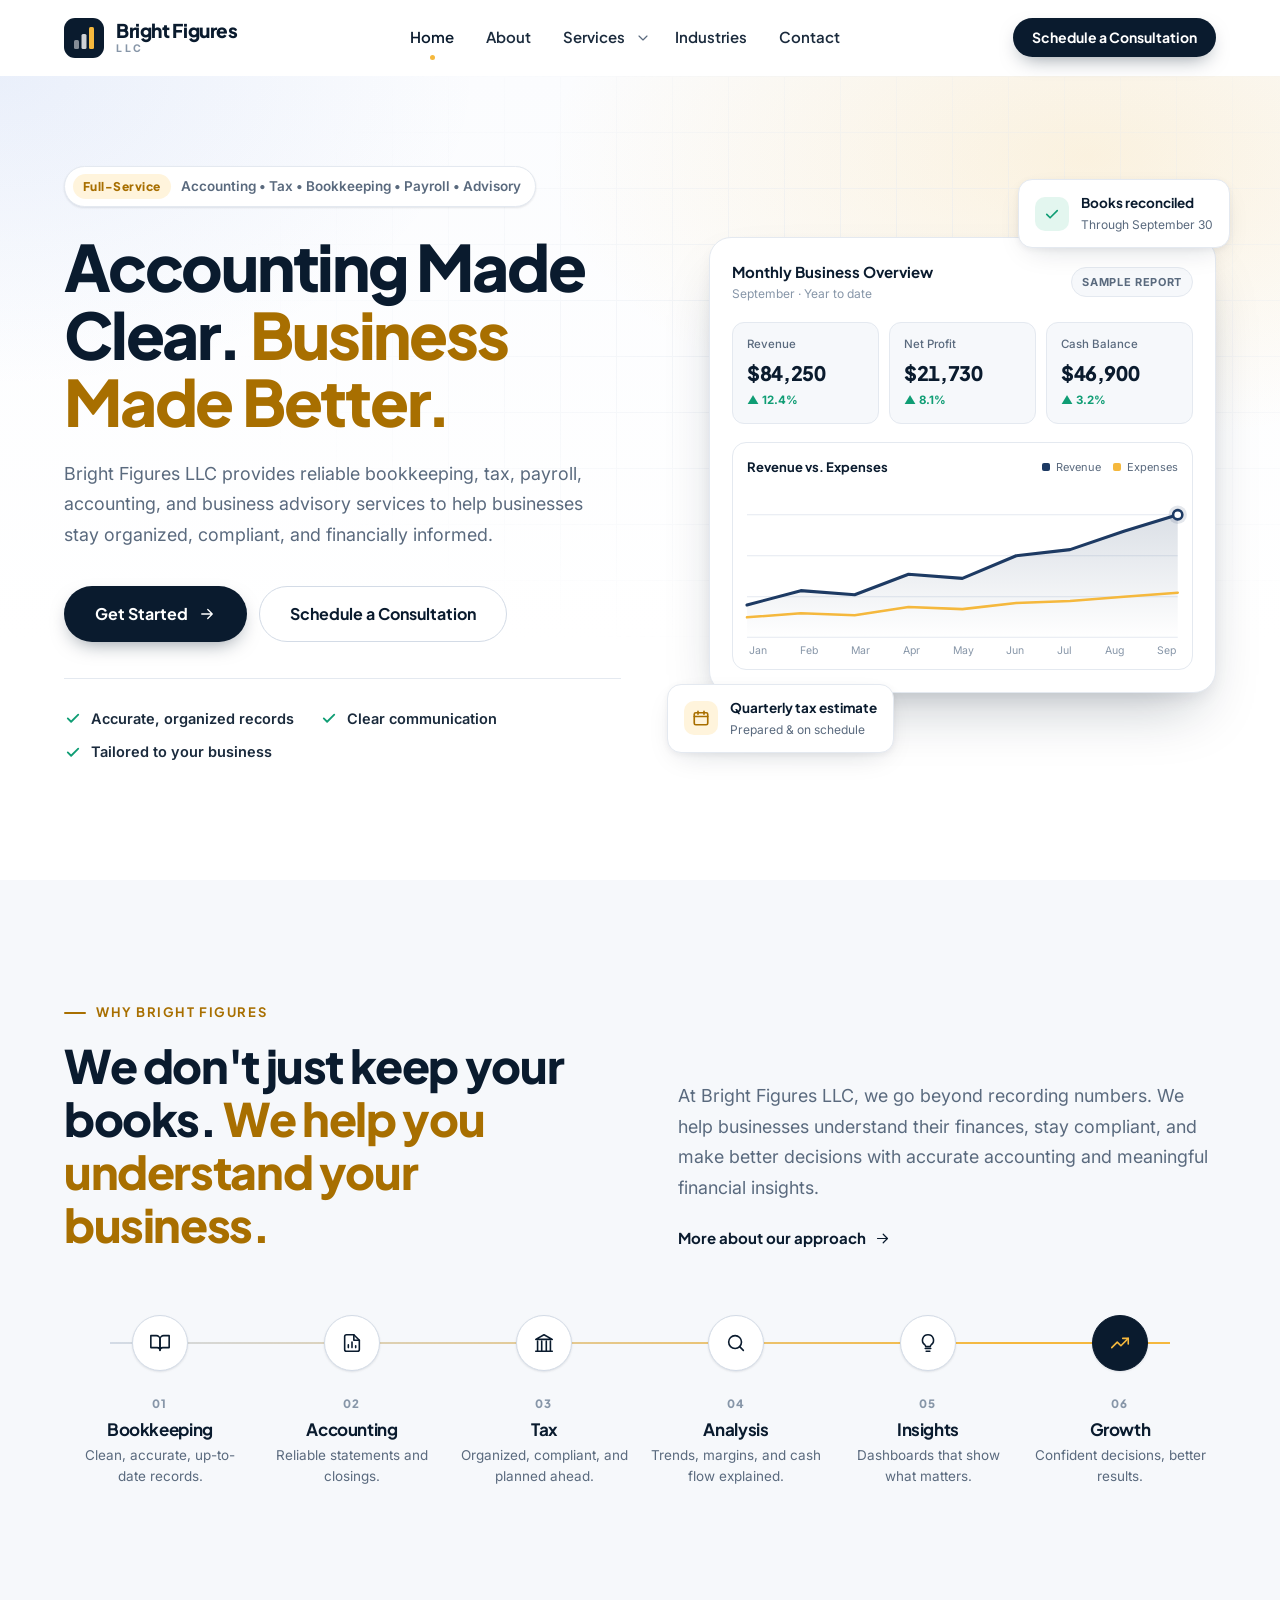
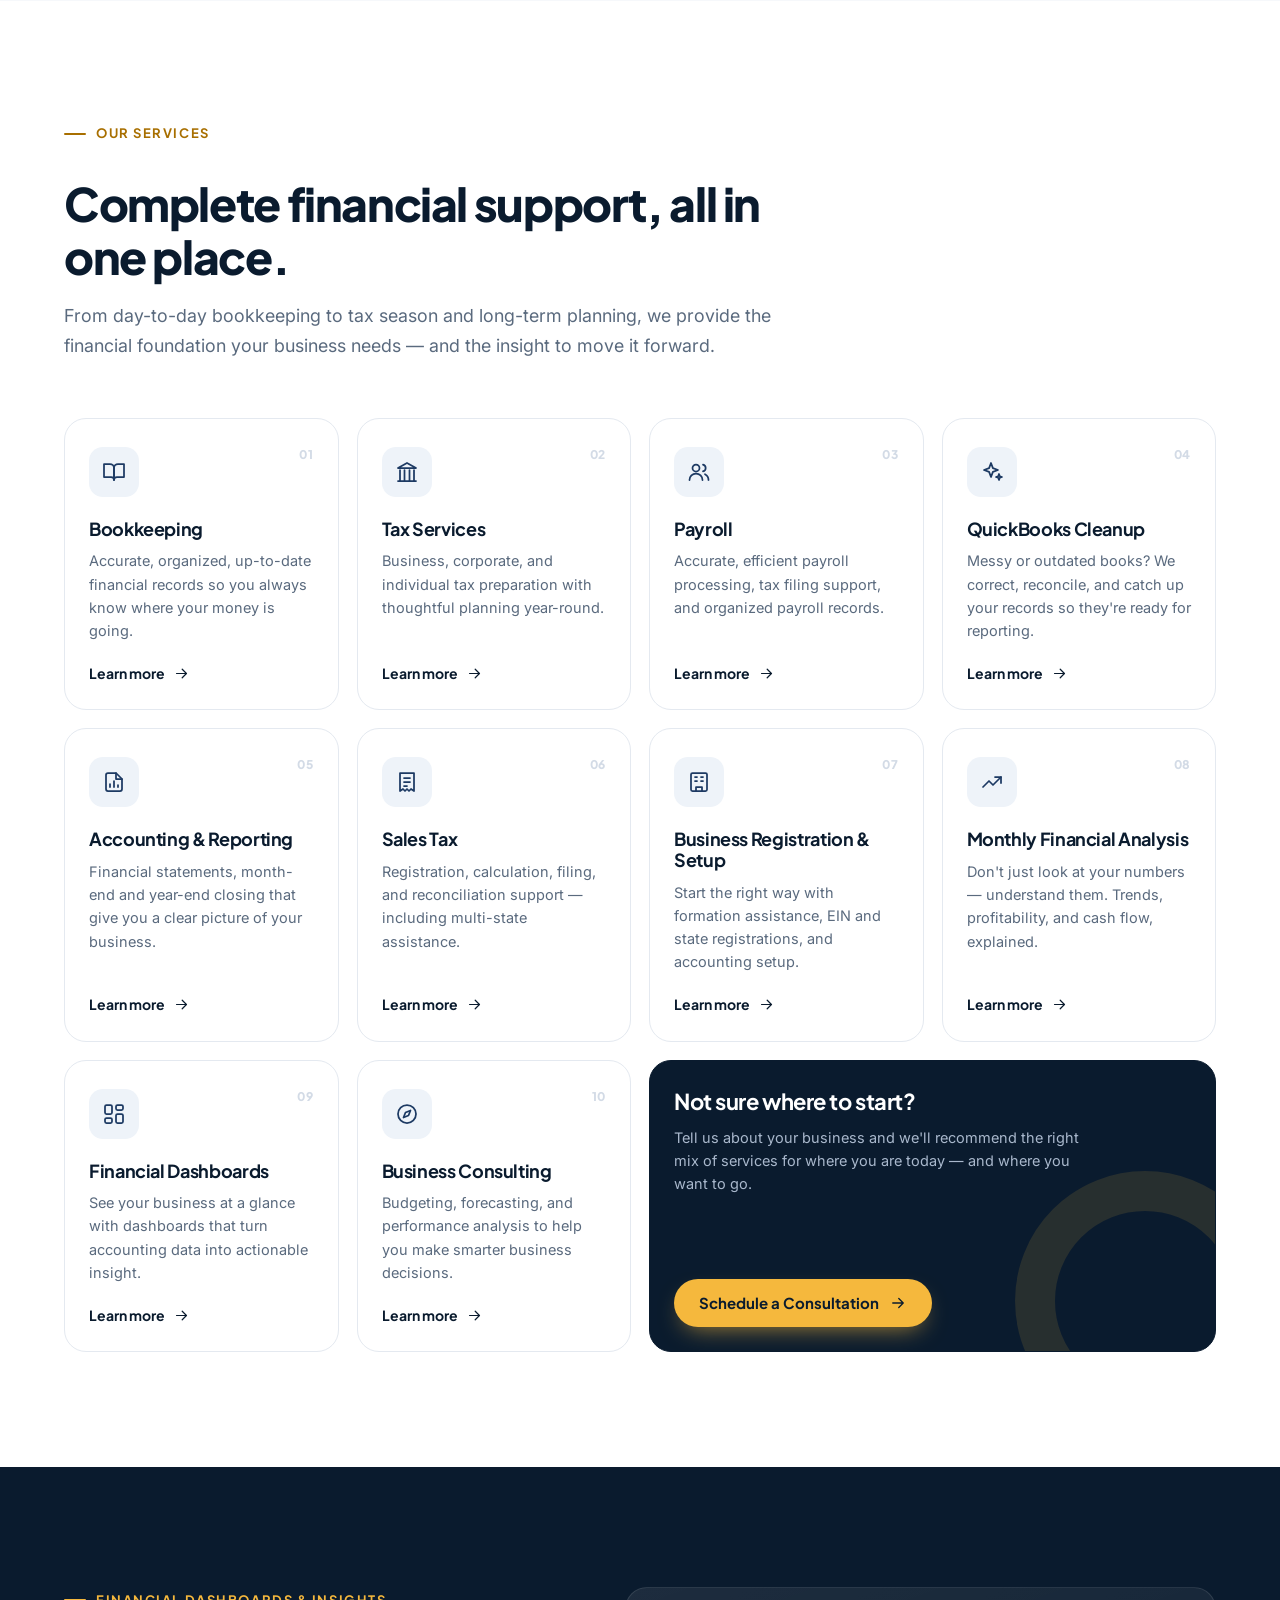
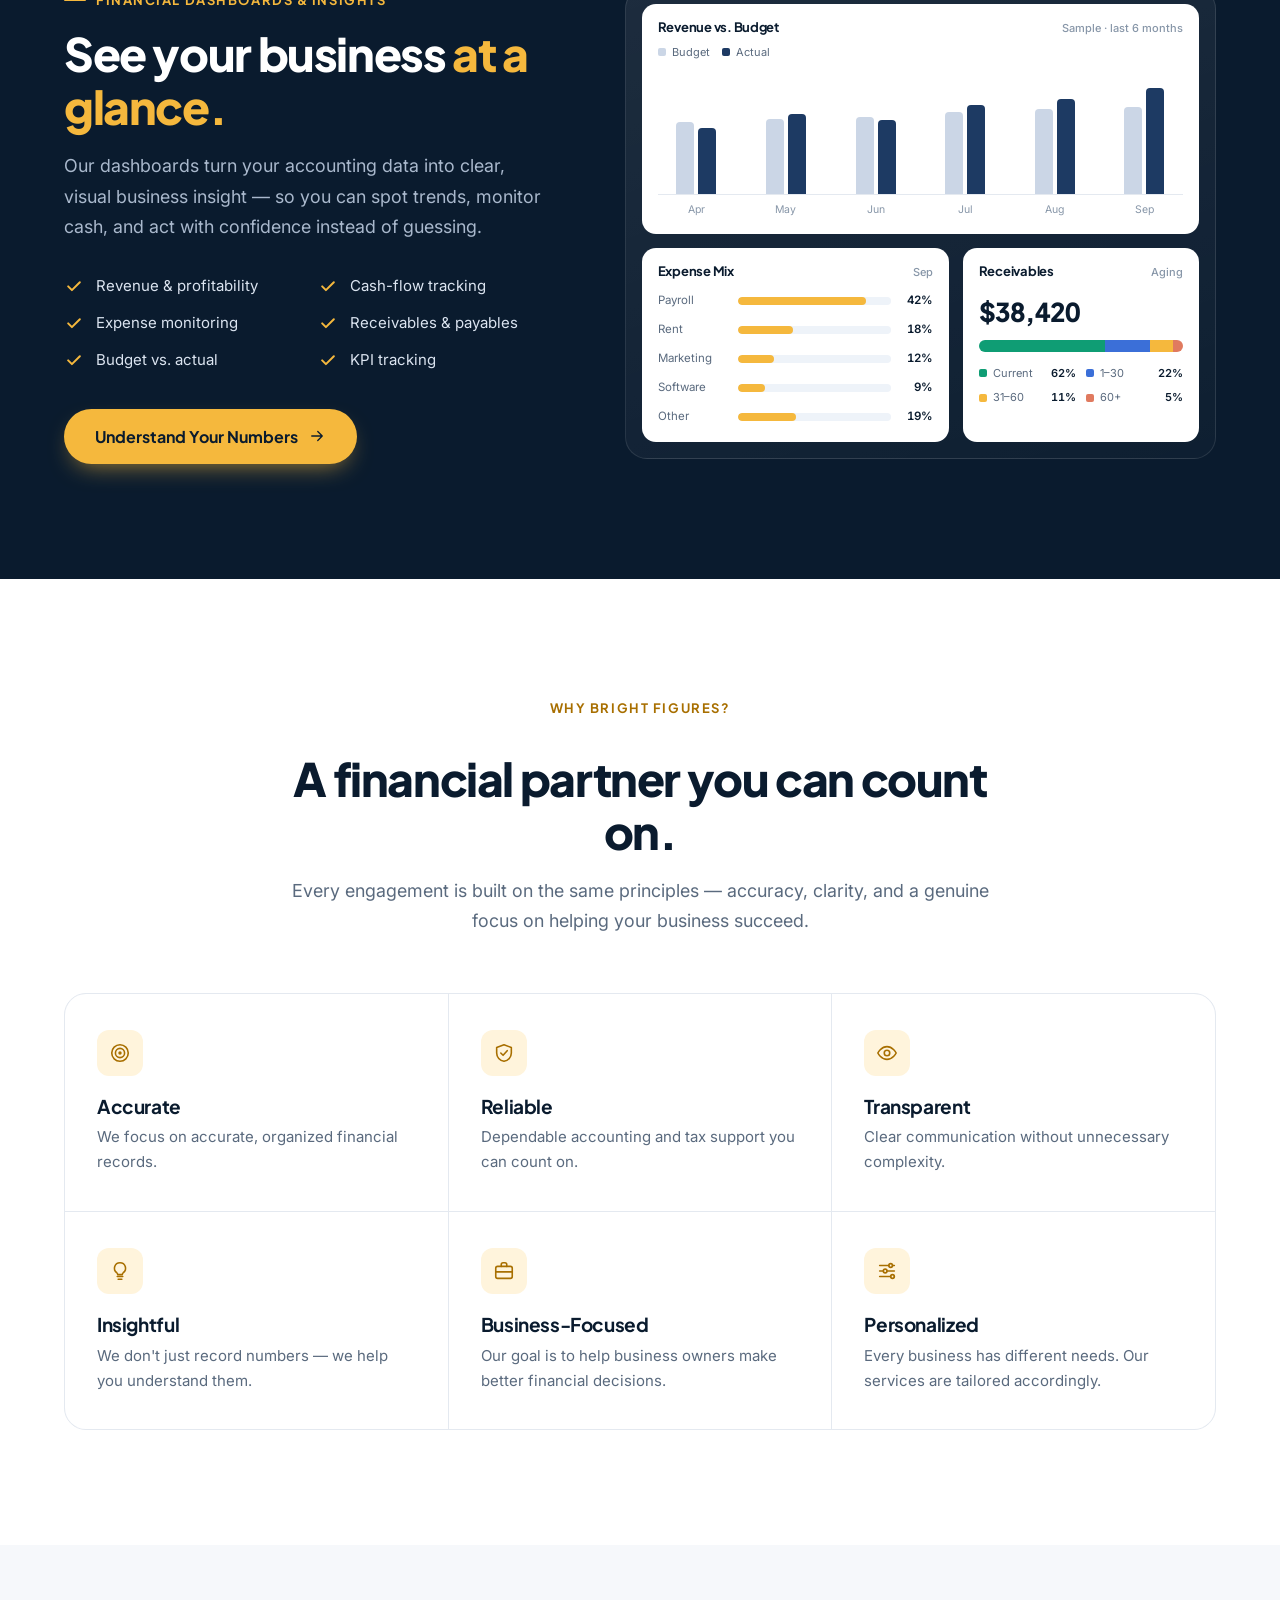
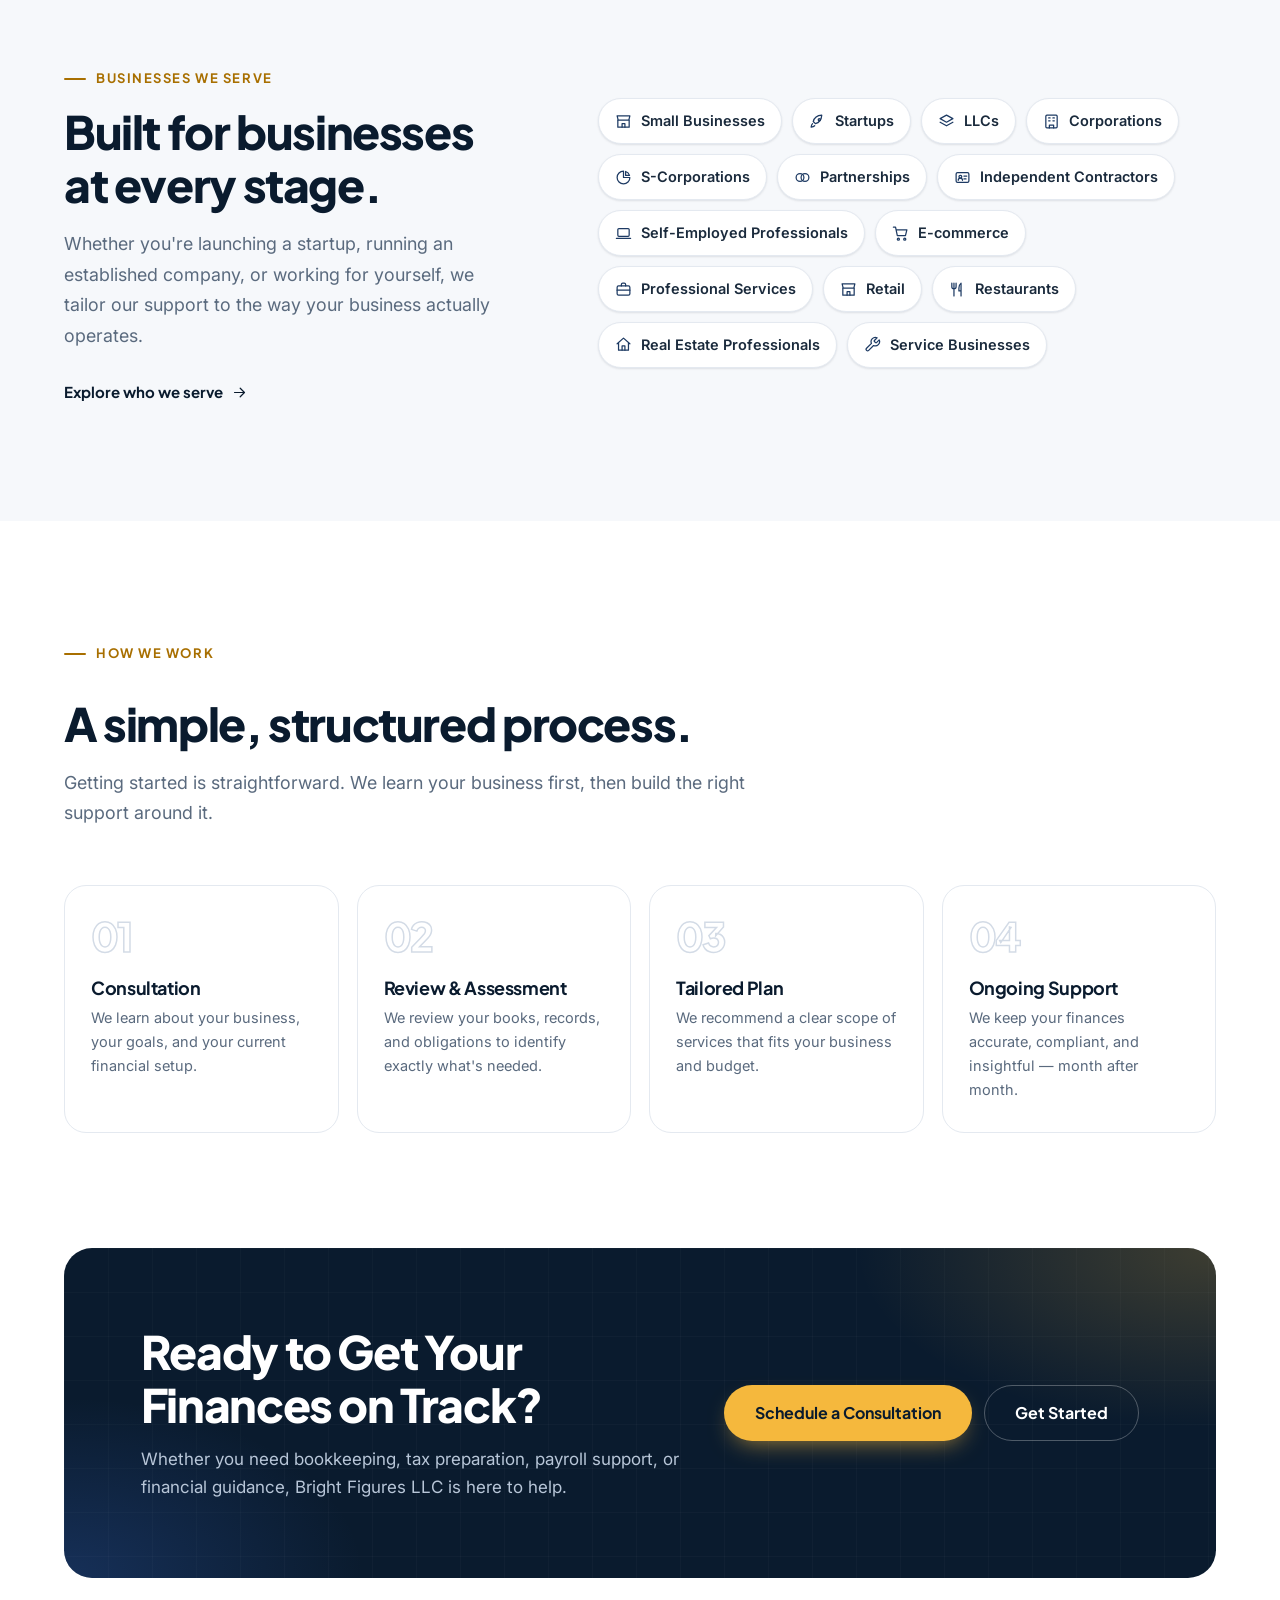
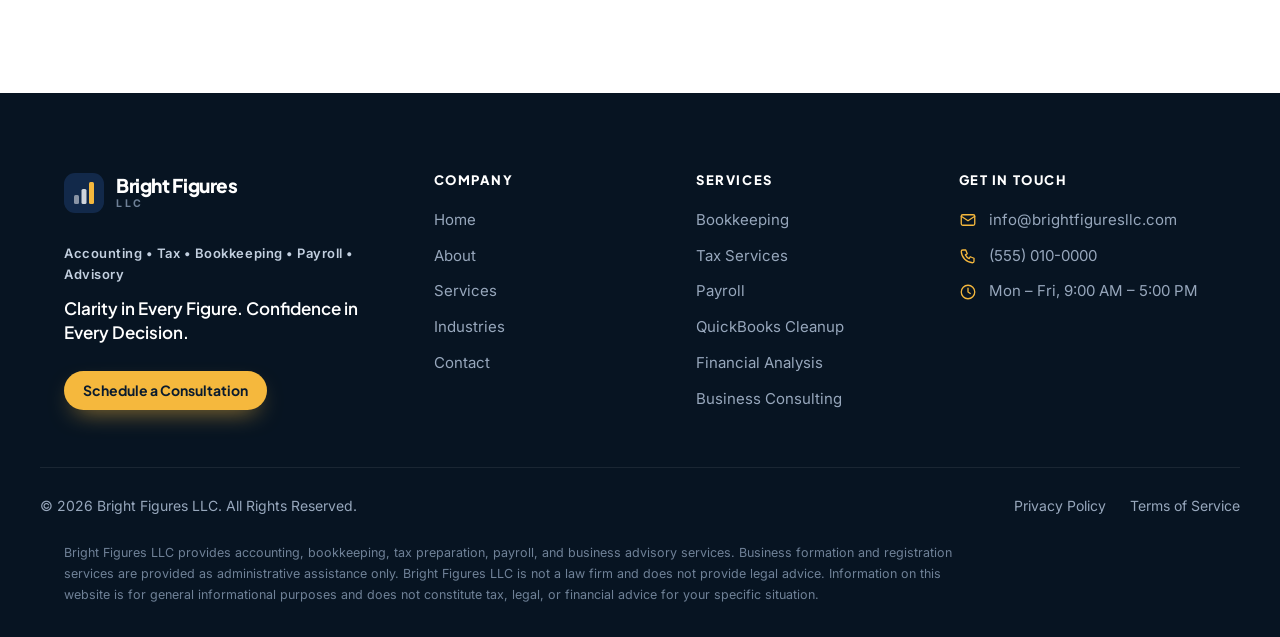
<file: index.html>
<!doctype html>
<html lang="en">
<head>
<meta charset="utf-8">
<meta name="viewport" content="width=device-width, initial-scale=1">
<title>Bright Figures LLC | Accounting, Tax, Bookkeeping & Payroll</title>
<meta name="description" content="Bright Figures LLC provides reliable bookkeeping, tax, payroll, accounting, and business advisory services to help businesses stay organized, compliant, and financially informed.">
<meta name="theme-color" content="#0a1b2e">
<meta property="og:type" content="website">
<meta property="og:site_name" content="Bright Figures LLC">
<meta property="og:title" content="Bright Figures LLC | Accounting, Tax, Bookkeeping & Payroll">
<meta property="og:description" content="Bright Figures LLC provides reliable bookkeeping, tax, payroll, accounting, and business advisory services to help businesses stay organized, compliant, and financially informed.">
<link rel="icon" href="assets/img/favicon.svg" type="image/svg+xml">
<link rel="preconnect" href="https://fonts.googleapis.com">
<link rel="preconnect" href="https://fonts.gstatic.com" crossorigin>
<link href="https://fonts.googleapis.com/css2?family=Inter:wght@400;500;600;700&family=Plus+Jakarta+Sans:wght@600;700;800&display=swap" rel="stylesheet">
<link rel="stylesheet" href="assets/css/styles.css">
</head>
<body>
<a class="skip-link" href="#main">Skip to content</a>

<header class="site-header">
  <div class="container nav-wrap">
    <a class="brand" href="index.html" aria-label="Bright Figures LLC — Home">
      <svg class="brand-mark" viewBox="0 0 40 40" aria-hidden="true"><rect width="40" height="40" rx="11" fill="#0a1b2e"/><rect x="10" y="22" width="5" height="9" rx="1.5" fill="#fff" opacity=".5"/><rect x="17.5" y="16" width="5" height="15" rx="1.5" fill="#fff" opacity=".8"/><rect x="25" y="9" width="5" height="22" rx="1.5" fill="#f5b83d"/></svg>
      <span class="brand-text"><strong>Bright Figures</strong><small>LLC</small></span>
    </a>

    <nav class="primary-nav" id="primary-nav" aria-label="Primary">
      <ul class="nav-list">
        <li><a class="nav-link" href="index.html" data-nav="home" aria-current="page">Home</a></li>
        <li><a class="nav-link" href="about.html" data-nav="about">About</a></li>
        <li class="has-mega">
          <a class="nav-link" href="services.html" data-nav="services">Services</a>
          <button class="sub-toggle" type="button" aria-expanded="false" aria-controls="mega-services" aria-label="Show services menu"><svg class="icon" aria-hidden="true"><use href="#i-chevron-down"/></svg></button>
          <div class="mega" id="mega-services">
            <div class="mega-grid">
              <div class="mega-col">
                <p class="mega-title">Accounting &amp; Bookkeeping</p>
                <ul>
                  <li><a href="services.html#bookkeeping"><svg class="icon" aria-hidden="true"><use href="#i-book"/></svg>Bookkeeping</a></li>
                  <li><a href="services.html#quickbooks-cleanup"><svg class="icon" aria-hidden="true"><use href="#i-sparkles"/></svg>QuickBooks Cleanup</a></li>
                  <li><a href="services.html#accounting-reporting"><svg class="icon" aria-hidden="true"><use href="#i-file-chart"/></svg>Accounting &amp; Reporting</a></li>
                  <li><a href="services.html#financial-analysis"><svg class="icon" aria-hidden="true"><use href="#i-trend"/></svg>Financial Analysis</a></li>
                  <li><a href="services.html#dashboards"><svg class="icon" aria-hidden="true"><use href="#i-dashboard"/></svg>Dashboards</a></li>
                </ul>
              </div>
              <div class="mega-col">
                <p class="mega-title">Tax</p>
                <ul>
                  <li><a href="services.html#business-tax"><svg class="icon" aria-hidden="true"><use href="#i-landmark"/></svg>Business Tax</a></li>
                  <li><a href="services.html#personal-tax"><svg class="icon" aria-hidden="true"><use href="#i-user"/></svg>Personal Tax</a></li>
                  <li><a href="services.html#sales-tax"><svg class="icon" aria-hidden="true"><use href="#i-receipt"/></svg>Sales Tax</a></li>
                </ul>
              </div>
              <div class="mega-col">
                <p class="mega-title">Business Services</p>
                <ul>
                  <li><a href="services.html#payroll"><svg class="icon" aria-hidden="true"><use href="#i-users"/></svg>Payroll</a></li>
                  <li><a href="services.html#business-registration"><svg class="icon" aria-hidden="true"><use href="#i-building"/></svg>Registration &amp; Setup</a></li>
                </ul>
              </div>
              <div class="mega-col">
                <p class="mega-title">Advisory</p>
                <ul>
                  <li><a href="services.html#consulting"><svg class="icon" aria-hidden="true"><use href="#i-compass"/></svg>Consulting</a></li>
                  <li><a href="services.html#financial-planning"><svg class="icon" aria-hidden="true"><use href="#i-calendar"/></svg>Financial Planning</a></li>
                  <li><a href="services.html#business-insights"><svg class="icon" aria-hidden="true"><use href="#i-bulb"/></svg>Business Insights</a></li>
                </ul>
              </div>
            </div>
            <div class="mega-foot">
              <p>Not sure what you need? We'll help you figure it out.</p>
              <a class="link-arrow" href="services.html">View all services <svg class="icon" aria-hidden="true"><use href="#i-arrow-right"/></svg></a>
            </div>
          </div>
        </li>
        <li><a class="nav-link" href="industries.html" data-nav="industries">Industries</a></li>
        <li><a class="nav-link" href="contact.html" data-nav="contact">Contact</a></li>
      </ul>
      <div class="nav-mobile-cta">
        <a class="btn btn-primary btn-lg" href="contact.html">Schedule a Consultation</a>
        <a class="btn btn-outline btn-lg" href="contact.html">Get Started</a>
      </div>
    </nav>

    <div class="nav-actions">
      <a class="btn btn-primary btn-sm" href="contact.html">Schedule a Consultation</a>
      <button class="nav-toggle" type="button" aria-expanded="false" aria-controls="primary-nav" aria-label="Open menu">
        <svg class="icon i-open" aria-hidden="true"><use href="#i-menu"/></svg>
        <svg class="icon i-close" aria-hidden="true"><use href="#i-x"/></svg>
      </button>
    </div>
  </div>
</header>

<main id="main">
<!-- ============ HERO ============ -->
<section class="hero">
  <div class="hero-bg" aria-hidden="true"></div>
  <div class="container hero-grid">
    <div class="hero-copy reveal">
      <p class="hero-badge"><b>Full-Service</b> Accounting • Tax • Bookkeeping • Payroll • Advisory</p>
      <h1 class="h-display">Accounting Made Clear. <span class="hl">Business Made Better.</span></h1>
      <p class="lead">Bright Figures LLC provides reliable bookkeeping, tax, payroll, accounting, and business advisory services to help businesses stay organized, compliant, and financially informed.</p>
      <div class="hero-actions">
        <a class="btn btn-primary btn-lg" href="contact.html">Get Started <svg class="icon" aria-hidden="true"><use href="#i-arrow-right"/></svg></a>
        <a class="btn btn-outline btn-lg" href="contact.html?service=Consulting">Schedule a Consultation</a>
      </div>
      <ul class="hero-points">
        <li><svg class="icon" aria-hidden="true"><use href="#i-check"/></svg>Accurate, organized records</li>
        <li><svg class="icon" aria-hidden="true"><use href="#i-check"/></svg>Clear communication</li>
        <li><svg class="icon" aria-hidden="true"><use href="#i-check"/></svg>Tailored to your business</li>
      </ul>
    </div>

    <div class="hero-visual reveal" aria-hidden="true">
      <div class="dash">
        <div class="dash-top">
          <div>
            <p class="dash-title">Monthly Business Overview</p>
            <p class="dash-sub">September · Year to date</p>
          </div>
          <span class="dash-tag">Sample report</span>
        </div>
        <div class="kpis">
          <div class="kpi"><p class="kpi-label">Revenue</p><p class="kpi-value">$84,250</p><span class="delta">▲ 12.4%</span></div>
          <div class="kpi"><p class="kpi-label">Net Profit</p><p class="kpi-value">$21,730</p><span class="delta">▲ 8.1%</span></div>
          <div class="kpi"><p class="kpi-label">Cash Balance</p><p class="kpi-value">$46,900</p><span class="delta">▲ 3.2%</span></div>
        </div>
        <div class="chart-card">
          <div class="chart-head">
            <strong>Revenue vs. Expenses</strong>
            <div class="legend"><span><i style="background:#1d3a63"></i>Revenue</span><span><i style="background:#f5b83d"></i>Expenses</span></div>
          </div>
          <svg class="chart-svg" viewBox="0 0 420 150" preserveAspectRatio="none">
            <defs>
              <linearGradient id="revFill" x1="0" y1="0" x2="0" y2="1">
                <stop offset="0" stop-color="#1d3a63" stop-opacity=".16"/>
                <stop offset="1" stop-color="#1d3a63" stop-opacity="0"/>
              </linearGradient>
            </defs>
            <g stroke="#e4e9f0" stroke-width="1"><line x1="0" y1="30" x2="420" y2="30"/><line x1="0" y1="70" x2="420" y2="70"/><line x1="0" y1="110" x2="420" y2="110"/><line x1="0" y1="149.5" x2="420" y2="149.5"/></g>
            <path d="M0 118 L52.5 104 L105 108 L157.5 88 L210 92 L262.5 70 L315 64 L367.5 46 L420 30 L420 150 L0 150 Z" fill="url(#revFill)"/>
            <path class="line-draw" d="M0 130 L52.5 126 L105 128 L157.5 120 L210 122 L262.5 116 L315 114 L367.5 110 L420 106" fill="none" stroke="#f5b83d" stroke-width="2.5" stroke-linecap="round" stroke-linejoin="round" stroke-dasharray="6 5"/>
            <path class="line-draw" d="M0 118 L52.5 104 L105 108 L157.5 88 L210 92 L262.5 70 L315 64 L367.5 46 L420 30" fill="none" stroke="#1d3a63" stroke-width="3" stroke-linecap="round" stroke-linejoin="round"/>
            <circle cx="420" cy="30" r="9" fill="#1d3a63" opacity=".12"/>
            <circle cx="420" cy="30" r="4.5" fill="#fff" stroke="#1d3a63" stroke-width="2.5"/>
          </svg>
          <div class="chart-axis"><span>Jan</span><span>Feb</span><span>Mar</span><span>Apr</span><span>May</span><span>Jun</span><span>Jul</span><span>Aug</span><span>Sep</span></div>
        </div>
      </div>
      <div class="float-card fc-2">
        <span class="fc-icon"><svg class="icon"><use href="#i-check"/></svg></span>
        <div><strong>Books reconciled</strong><span>Through September 30</span></div>
      </div>
      <div class="float-card fc-1">
        <span class="fc-icon gold"><svg class="icon"><use href="#i-calendar"/></svg></span>
        <div><strong>Quarterly tax estimate</strong><span>Prepared &amp; on schedule</span></div>
      </div>
    </div>
  </div>
</section>

<!-- ============ POSITIONING ============ -->
<section class="section section-soft">
  <div class="container">
    <div class="positioning reveal">
      <div>
        <p class="eyebrow">Why Bright Figures</p>
        <h2 class="h-xl" style="margin-top:16px">We don't just keep your books. <span class="hl">We help you understand your business.</span></h2>
      </div>
      <div>
        <p class="lead">At Bright Figures LLC, we go beyond recording numbers. We help businesses understand their finances, stay compliant, and make better decisions with accurate accounting and meaningful financial insights.</p>
        <p style="margin-top:22px"><a class="link-arrow" href="about.html">More about our approach <svg class="icon" aria-hidden="true"><use href="#i-arrow-right"/></svg></a></p>
      </div>
    </div>

    <ol class="journey reveal-stagger" aria-label="How we take you from bookkeeping to growth">
      <li><span class="j-dot"><svg class="icon" aria-hidden="true"><use href="#i-book"/></svg></span><span class="j-step">01</span><h3>Bookkeeping</h3><p>Clean, accurate, up-to-date records.</p></li>
      <li><span class="j-dot"><svg class="icon" aria-hidden="true"><use href="#i-file-chart"/></svg></span><span class="j-step">02</span><h3>Accounting</h3><p>Reliable statements and closings.</p></li>
      <li><span class="j-dot"><svg class="icon" aria-hidden="true"><use href="#i-landmark"/></svg></span><span class="j-step">03</span><h3>Tax</h3><p>Organized, compliant, and planned ahead.</p></li>
      <li><span class="j-dot"><svg class="icon" aria-hidden="true"><use href="#i-search"/></svg></span><span class="j-step">04</span><h3>Analysis</h3><p>Trends, margins, and cash flow explained.</p></li>
      <li><span class="j-dot"><svg class="icon" aria-hidden="true"><use href="#i-bulb"/></svg></span><span class="j-step">05</span><h3>Insights</h3><p>Dashboards that show what matters.</p></li>
      <li><span class="j-dot"><svg class="icon" aria-hidden="true"><use href="#i-trend"/></svg></span><span class="j-step">06</span><h3>Growth</h3><p>Confident decisions, better results.</p></li>
    </ol>
  </div>
</section>

<!-- ============ SERVICES ============ -->
<section class="section" id="services">
  <div class="container">
    <div class="section-head reveal">
      <p class="eyebrow">Our Services</p>
      <h2 class="h-xl" style="margin-top:16px">Complete financial support, all in one place.</h2>
      <p class="lead">From day-to-day bookkeeping to tax season and long-term planning, we provide the financial foundation your business needs — and the insight to move it forward.</p>
    </div>

    <div class="svc-grid reveal-stagger">
      <article class="svc-card">
        <span class="svc-num">01</span>
        <span class="svc-icon"><svg class="icon" aria-hidden="true"><use href="#i-book"/></svg></span>
        <h3>Bookkeeping</h3>
        <p>Accurate, organized, up-to-date financial records so you always know where your money is going.</p>
        <a class="link-arrow" href="services.html#bookkeeping">Learn more <svg class="icon" aria-hidden="true"><use href="#i-arrow-right"/></svg></a>
      </article>
      <article class="svc-card">
        <span class="svc-num">02</span>
        <span class="svc-icon"><svg class="icon" aria-hidden="true"><use href="#i-landmark"/></svg></span>
        <h3>Tax Services</h3>
        <p>Business, corporate, and individual tax preparation with thoughtful planning year-round.</p>
        <a class="link-arrow" href="services.html#business-tax">Learn more <svg class="icon" aria-hidden="true"><use href="#i-arrow-right"/></svg></a>
      </article>
      <article class="svc-card">
        <span class="svc-num">03</span>
        <span class="svc-icon"><svg class="icon" aria-hidden="true"><use href="#i-users"/></svg></span>
        <h3>Payroll</h3>
        <p>Accurate, efficient payroll processing, tax filing support, and organized payroll records.</p>
        <a class="link-arrow" href="services.html#payroll">Learn more <svg class="icon" aria-hidden="true"><use href="#i-arrow-right"/></svg></a>
      </article>
      <article class="svc-card">
        <span class="svc-num">04</span>
        <span class="svc-icon"><svg class="icon" aria-hidden="true"><use href="#i-sparkles"/></svg></span>
        <h3>QuickBooks Cleanup</h3>
        <p>Messy or outdated books? We correct, reconcile, and catch up your records so they're ready for reporting.</p>
        <a class="link-arrow" href="services.html#quickbooks-cleanup">Learn more <svg class="icon" aria-hidden="true"><use href="#i-arrow-right"/></svg></a>
      </article>
      <article class="svc-card">
        <span class="svc-num">05</span>
        <span class="svc-icon"><svg class="icon" aria-hidden="true"><use href="#i-file-chart"/></svg></span>
        <h3>Accounting &amp; Reporting</h3>
        <p>Financial statements, month-end and year-end closing that give you a clear picture of your business.</p>
        <a class="link-arrow" href="services.html#accounting-reporting">Learn more <svg class="icon" aria-hidden="true"><use href="#i-arrow-right"/></svg></a>
      </article>
      <article class="svc-card">
        <span class="svc-num">06</span>
        <span class="svc-icon"><svg class="icon" aria-hidden="true"><use href="#i-receipt"/></svg></span>
        <h3>Sales Tax</h3>
        <p>Registration, calculation, filing, and reconciliation support — including multi-state assistance.</p>
        <a class="link-arrow" href="services.html#sales-tax">Learn more <svg class="icon" aria-hidden="true"><use href="#i-arrow-right"/></svg></a>
      </article>
      <article class="svc-card">
        <span class="svc-num">07</span>
        <span class="svc-icon"><svg class="icon" aria-hidden="true"><use href="#i-building"/></svg></span>
        <h3>Business Registration &amp; Setup</h3>
        <p>Start the right way with formation assistance, EIN and state registrations, and accounting setup.</p>
        <a class="link-arrow" href="services.html#business-registration">Learn more <svg class="icon" aria-hidden="true"><use href="#i-arrow-right"/></svg></a>
      </article>
      <article class="svc-card">
        <span class="svc-num">08</span>
        <span class="svc-icon"><svg class="icon" aria-hidden="true"><use href="#i-trend"/></svg></span>
        <h3>Monthly Financial Analysis</h3>
        <p>Don't just look at your numbers — understand them. Trends, profitability, and cash flow, explained.</p>
        <a class="link-arrow" href="services.html#financial-analysis">Learn more <svg class="icon" aria-hidden="true"><use href="#i-arrow-right"/></svg></a>
      </article>
      <article class="svc-card">
        <span class="svc-num">09</span>
        <span class="svc-icon"><svg class="icon" aria-hidden="true"><use href="#i-dashboard"/></svg></span>
        <h3>Financial Dashboards</h3>
        <p>See your business at a glance with dashboards that turn accounting data into actionable insight.</p>
        <a class="link-arrow" href="services.html#dashboards">Learn more <svg class="icon" aria-hidden="true"><use href="#i-arrow-right"/></svg></a>
      </article>
      <article class="svc-card">
        <span class="svc-num">10</span>
        <span class="svc-icon"><svg class="icon" aria-hidden="true"><use href="#i-compass"/></svg></span>
        <h3>Business Consulting</h3>
        <p>Budgeting, forecasting, and performance analysis to help you make smarter business decisions.</p>
        <a class="link-arrow" href="services.html#consulting">Learn more <svg class="icon" aria-hidden="true"><use href="#i-arrow-right"/></svg></a>
      </article>
      <div class="svc-card svc-card-cta">
        <div>
          <h3>Not sure where to start?</h3>
          <p style="margin-top:12px">Tell us about your business and we'll recommend the right mix of services for where you are today — and where you want to go.</p>
        </div>
        <a class="btn btn-gold" href="contact.html">Schedule a Consultation <svg class="icon" aria-hidden="true"><use href="#i-arrow-right"/></svg></a>
      </div>
    </div>
  </div>
</section>

<!-- ============ DASHBOARDS SHOWCASE ============ -->
<section class="section section-dark">
  <div class="container showcase">
    <div class="reveal">
      <p class="eyebrow">Financial Dashboards &amp; Insights</p>
      <h2 class="h-xl" style="margin-top:16px">See your business <span class="hl">at a glance.</span></h2>
      <p class="lead" style="margin-top:18px">Our dashboards turn your accounting data into clear, visual business insight — so you can spot trends, monitor cash, and act with confidence instead of guessing.</p>
      <ul class="check-list cols-2">
        <li><svg class="icon" aria-hidden="true"><use href="#i-check"/></svg>Revenue &amp; profitability</li>
        <li><svg class="icon" aria-hidden="true"><use href="#i-check"/></svg>Cash-flow tracking</li>
        <li><svg class="icon" aria-hidden="true"><use href="#i-check"/></svg>Expense monitoring</li>
        <li><svg class="icon" aria-hidden="true"><use href="#i-check"/></svg>Receivables &amp; payables</li>
        <li><svg class="icon" aria-hidden="true"><use href="#i-check"/></svg>Budget vs. actual</li>
        <li><svg class="icon" aria-hidden="true"><use href="#i-check"/></svg>KPI tracking</li>
      </ul>
      <a class="btn btn-gold btn-lg" href="services.html#dashboards">Understand Your Numbers <svg class="icon" aria-hidden="true"><use href="#i-arrow-right"/></svg></a>
    </div>

    <div class="board reveal" aria-hidden="true">
      <div class="widget widget-wide">
        <h4>Revenue vs. Budget <span>Sample · last 6 months</span></h4>
        <div class="legend" style="margin:-4px 0 4px"><span><i style="background:#cbd6e6"></i>Budget</span><span><i style="background:#1d3a63"></i>Actual</span></div>
        <div class="bars">
          <div class="bar-group"><i class="bar budget" style="height:60%"></i><i class="bar actual" style="height:55%"></i></div>
          <div class="bar-group"><i class="bar budget" style="height:62%"></i><i class="bar actual" style="height:66%"></i></div>
          <div class="bar-group"><i class="bar budget" style="height:64%"></i><i class="bar actual" style="height:61%"></i></div>
          <div class="bar-group"><i class="bar budget" style="height:68%"></i><i class="bar actual" style="height:74%"></i></div>
          <div class="bar-group"><i class="bar budget" style="height:70%"></i><i class="bar actual" style="height:79%"></i></div>
          <div class="bar-group"><i class="bar budget" style="height:72%"></i><i class="bar actual" style="height:88%"></i></div>
        </div>
        <div class="bar-labels"><span>Apr</span><span>May</span><span>Jun</span><span>Jul</span><span>Aug</span><span>Sep</span></div>
      </div>
      <div class="widget">
        <h4>Expense Mix <span>Sep</span></h4>
        <div class="hbars">
          <div class="hbar-row"><span>Payroll</span><span class="hbar-track"><i style="width:84%"></i></span><b>42%</b></div>
          <div class="hbar-row"><span>Rent</span><span class="hbar-track"><i style="width:36%"></i></span><b>18%</b></div>
          <div class="hbar-row"><span>Marketing</span><span class="hbar-track"><i style="width:24%"></i></span><b>12%</b></div>
          <div class="hbar-row"><span>Software</span><span class="hbar-track"><i style="width:18%"></i></span><b>9%</b></div>
          <div class="hbar-row"><span>Other</span><span class="hbar-track"><i style="width:38%"></i></span><b>19%</b></div>
        </div>
      </div>
      <div class="widget">
        <h4>Receivables <span>Aging</span></h4>
        <p class="big-num">$38,420</p>
        <div class="aging"><i style="width:62%;background:#0f9d74"></i><i style="width:22%;background:#3b6fd8"></i><i style="width:11%;background:#f5b83d"></i><i style="width:5%;background:#e07a5f"></i></div>
        <div class="aging-legend">
          <span><em style="background:#0f9d74"></em>Current<b>62%</b></span>
          <span><em style="background:#3b6fd8"></em>1–30<b>22%</b></span>
          <span><em style="background:#f5b83d"></em>31–60<b>11%</b></span>
          <span><em style="background:#e07a5f"></em>60+<b>5%</b></span>
        </div>
      </div>
    </div>
  </div>
</section>

<!-- ============ VALUES ============ -->
<section class="section">
  <div class="container">
    <div class="section-head center reveal">
      <p class="eyebrow">Why Bright Figures?</p>
      <h2 class="h-xl" style="margin-top:16px">A financial partner you can count on.</h2>
      <p class="lead">Every engagement is built on the same principles — accuracy, clarity, and a genuine focus on helping your business succeed.</p>
    </div>
    <div class="values-grid reveal-stagger">
      <div class="value"><span class="value-icon"><svg class="icon" aria-hidden="true"><use href="#i-target"/></svg></span><h3>Accurate</h3><p>We focus on accurate, organized financial records.</p></div>
      <div class="value"><span class="value-icon"><svg class="icon" aria-hidden="true"><use href="#i-shield"/></svg></span><h3>Reliable</h3><p>Dependable accounting and tax support you can count on.</p></div>
      <div class="value"><span class="value-icon"><svg class="icon" aria-hidden="true"><use href="#i-eye"/></svg></span><h3>Transparent</h3><p>Clear communication without unnecessary complexity.</p></div>
      <div class="value"><span class="value-icon"><svg class="icon" aria-hidden="true"><use href="#i-bulb"/></svg></span><h3>Insightful</h3><p>We don't just record numbers — we help you understand them.</p></div>
      <div class="value"><span class="value-icon"><svg class="icon" aria-hidden="true"><use href="#i-briefcase"/></svg></span><h3>Business-Focused</h3><p>Our goal is to help business owners make better financial decisions.</p></div>
      <div class="value"><span class="value-icon"><svg class="icon" aria-hidden="true"><use href="#i-sliders"/></svg></span><h3>Personalized</h3><p>Every business has different needs. Our services are tailored accordingly.</p></div>
    </div>
  </div>
</section>

<!-- ============ WHO WE SERVE ============ -->
<section class="section section-soft">
  <div class="container serve">
    <div class="reveal">
      <p class="eyebrow">Businesses We Serve</p>
      <h2 class="h-xl" style="margin-top:16px">Built for businesses at every stage.</h2>
      <p class="lead" style="margin-top:18px">Whether you're launching a startup, running an established company, or working for yourself, we tailor our support to the way your business actually operates.</p>
      <p style="margin-top:28px"><a class="link-arrow" href="industries.html">Explore who we serve <svg class="icon" aria-hidden="true"><use href="#i-arrow-right"/></svg></a></p>
    </div>
    <ul class="chips reveal-stagger">
      <li class="chip"><svg class="icon" aria-hidden="true"><use href="#i-store"/></svg>Small Businesses</li>
      <li class="chip"><svg class="icon" aria-hidden="true"><use href="#i-rocket"/></svg>Startups</li>
      <li class="chip"><svg class="icon" aria-hidden="true"><use href="#i-layers"/></svg>LLCs</li>
      <li class="chip"><svg class="icon" aria-hidden="true"><use href="#i-building"/></svg>Corporations</li>
      <li class="chip"><svg class="icon" aria-hidden="true"><use href="#i-pie"/></svg>S-Corporations</li>
      <li class="chip"><svg class="icon" aria-hidden="true"><use href="#i-circles"/></svg>Partnerships</li>
      <li class="chip"><svg class="icon" aria-hidden="true"><use href="#i-id-card"/></svg>Independent Contractors</li>
      <li class="chip"><svg class="icon" aria-hidden="true"><use href="#i-laptop"/></svg>Self-Employed Professionals</li>
      <li class="chip"><svg class="icon" aria-hidden="true"><use href="#i-cart"/></svg>E-commerce</li>
      <li class="chip"><svg class="icon" aria-hidden="true"><use href="#i-briefcase"/></svg>Professional Services</li>
      <li class="chip"><svg class="icon" aria-hidden="true"><use href="#i-store"/></svg>Retail</li>
      <li class="chip"><svg class="icon" aria-hidden="true"><use href="#i-utensils"/></svg>Restaurants</li>
      <li class="chip"><svg class="icon" aria-hidden="true"><use href="#i-home"/></svg>Real Estate Professionals</li>
      <li class="chip"><svg class="icon" aria-hidden="true"><use href="#i-wrench"/></svg>Service Businesses</li>
    </ul>
  </div>
</section>

<!-- ============ PROCESS ============ -->
<section class="section">
  <div class="container">
    <div class="section-head reveal">
      <p class="eyebrow">How We Work</p>
      <h2 class="h-xl" style="margin-top:16px">A simple, structured process.</h2>
      <p class="lead">Getting started is straightforward. We learn your business first, then build the right support around it.</p>
    </div>
    <ol class="process reveal-stagger">
      <li><h3>Consultation</h3><p>We learn about your business, your goals, and your current financial setup.</p></li>
      <li><h3>Review &amp; Assessment</h3><p>We review your books, records, and obligations to identify exactly what's needed.</p></li>
      <li><h3>Tailored Plan</h3><p>We recommend a clear scope of services that fits your business and budget.</p></li>
      <li><h3>Ongoing Support</h3><p>We keep your finances accurate, compliant, and insightful — month after month.</p></li>
    </ol>
  </div>
</section>

<!-- ============ CTA ============ -->
<section class="section" style="padding-top:0">
  <div class="container">
    <div class="cta-band reveal">
      <div>
        <h2 class="h-xl">Ready to Get Your Finances on Track?</h2>
        <p>Whether you need bookkeeping, tax preparation, payroll support, or financial guidance, Bright Figures LLC is here to help.</p>
      </div>
      <div class="cta-actions">
        <a class="btn btn-gold btn-lg" href="contact.html">Schedule a Consultation</a>
        <a class="btn btn-ghost-light btn-lg" href="contact.html">Get Started</a>
      </div>
    </div>
  </div>
</section>

<script type="application/ld+json">
{
  "@context": "https://schema.org",
  "@type": "AccountingService",
  "name": "Bright Figures LLC",
  "slogan": "Clarity in Every Figure. Confidence in Every Decision.",
  "description": "Accounting, tax, bookkeeping, payroll, and business advisory services.",
  "email": "info@brightfiguresllc.com",
  "telephone": "+1-555-010-0000",
  "knowsAbout": ["Bookkeeping", "QuickBooks Cleanup", "Payroll", "Sales Tax", "Business Tax", "Individual Tax", "Financial Reporting", "Financial Analysis", "Financial Dashboards", "Business Consulting"]
}
</script>
</main>

<footer class="site-footer">
  <div class="container footer-grid">
    <div class="footer-brand">
      <a class="brand" href="index.html" aria-label="Bright Figures LLC — Home">
        <svg class="brand-mark" viewBox="0 0 40 40" aria-hidden="true"><rect width="40" height="40" rx="11" fill="#12294a"/><rect x="10" y="22" width="5" height="9" rx="1.5" fill="#fff" opacity=".5"/><rect x="17.5" y="16" width="5" height="15" rx="1.5" fill="#fff" opacity=".8"/><rect x="25" y="9" width="5" height="22" rx="1.5" fill="#f5b83d"/></svg>
        <span class="brand-text"><strong>Bright Figures</strong><small>LLC</small></span>
      </a>
      <p class="services-line">Accounting • Tax • Bookkeeping • Payroll • Advisory</p>
      <p class="tagline">Clarity in Every Figure. Confidence in Every Decision.</p>
      <a class="btn btn-gold btn-sm" href="contact.html">Schedule a Consultation</a>
    </div>
    <div>
      <h4>Company</h4>
      <ul class="footer-links">
        <li><a href="index.html">Home</a></li>
        <li><a href="about.html">About</a></li>
        <li><a href="services.html">Services</a></li>
        <li><a href="industries.html">Industries</a></li>
        <li><a href="contact.html">Contact</a></li>
      </ul>
    </div>
    <div>
      <h4>Services</h4>
      <ul class="footer-links">
        <li><a href="services.html#bookkeeping">Bookkeeping</a></li>
        <li><a href="services.html#business-tax">Tax Services</a></li>
        <li><a href="services.html#payroll">Payroll</a></li>
        <li><a href="services.html#quickbooks-cleanup">QuickBooks Cleanup</a></li>
        <li><a href="services.html#financial-analysis">Financial Analysis</a></li>
        <li><a href="services.html#consulting">Business Consulting</a></li>
      </ul>
    </div>
    <div>
      <h4>Get in Touch</h4>
      <ul class="footer-links footer-contact">
        <li><svg class="icon" aria-hidden="true"><use href="#i-mail"/></svg><a href="mailto:info@brightfiguresllc.com">info@brightfiguresllc.com</a></li>
        <li><svg class="icon" aria-hidden="true"><use href="#i-phone"/></svg><a href="tel:+15550100000">(555) 010-0000</a></li>
        <li><svg class="icon" aria-hidden="true"><use href="#i-clock"/></svg><span>Mon – Fri, 9:00 AM – 5:00 PM</span></li>
      </ul>
    </div>
  </div>
  <div class="container footer-bottom">
    <p>© <span data-year>2026</span> Bright Figures LLC. All Rights Reserved.</p>
    <nav aria-label="Legal">
      <a href="privacy.html">Privacy Policy</a>
      <a href="terms.html">Terms of Service</a>
    </nav>
  </div>
  <div class="container">
    <p class="disclaimer">Bright Figures LLC provides accounting, bookkeeping, tax preparation, payroll, and business advisory services. Business formation and registration services are provided as administrative assistance only. Bright Figures LLC is not a law firm and does not provide legal advice. Information on this website is for general informational purposes and does not constitute tax, legal, or financial advice for your specific situation.</p>
  </div>
</footer>

<script src="assets/js/main.js"></script>
</body>
</html>
</file>
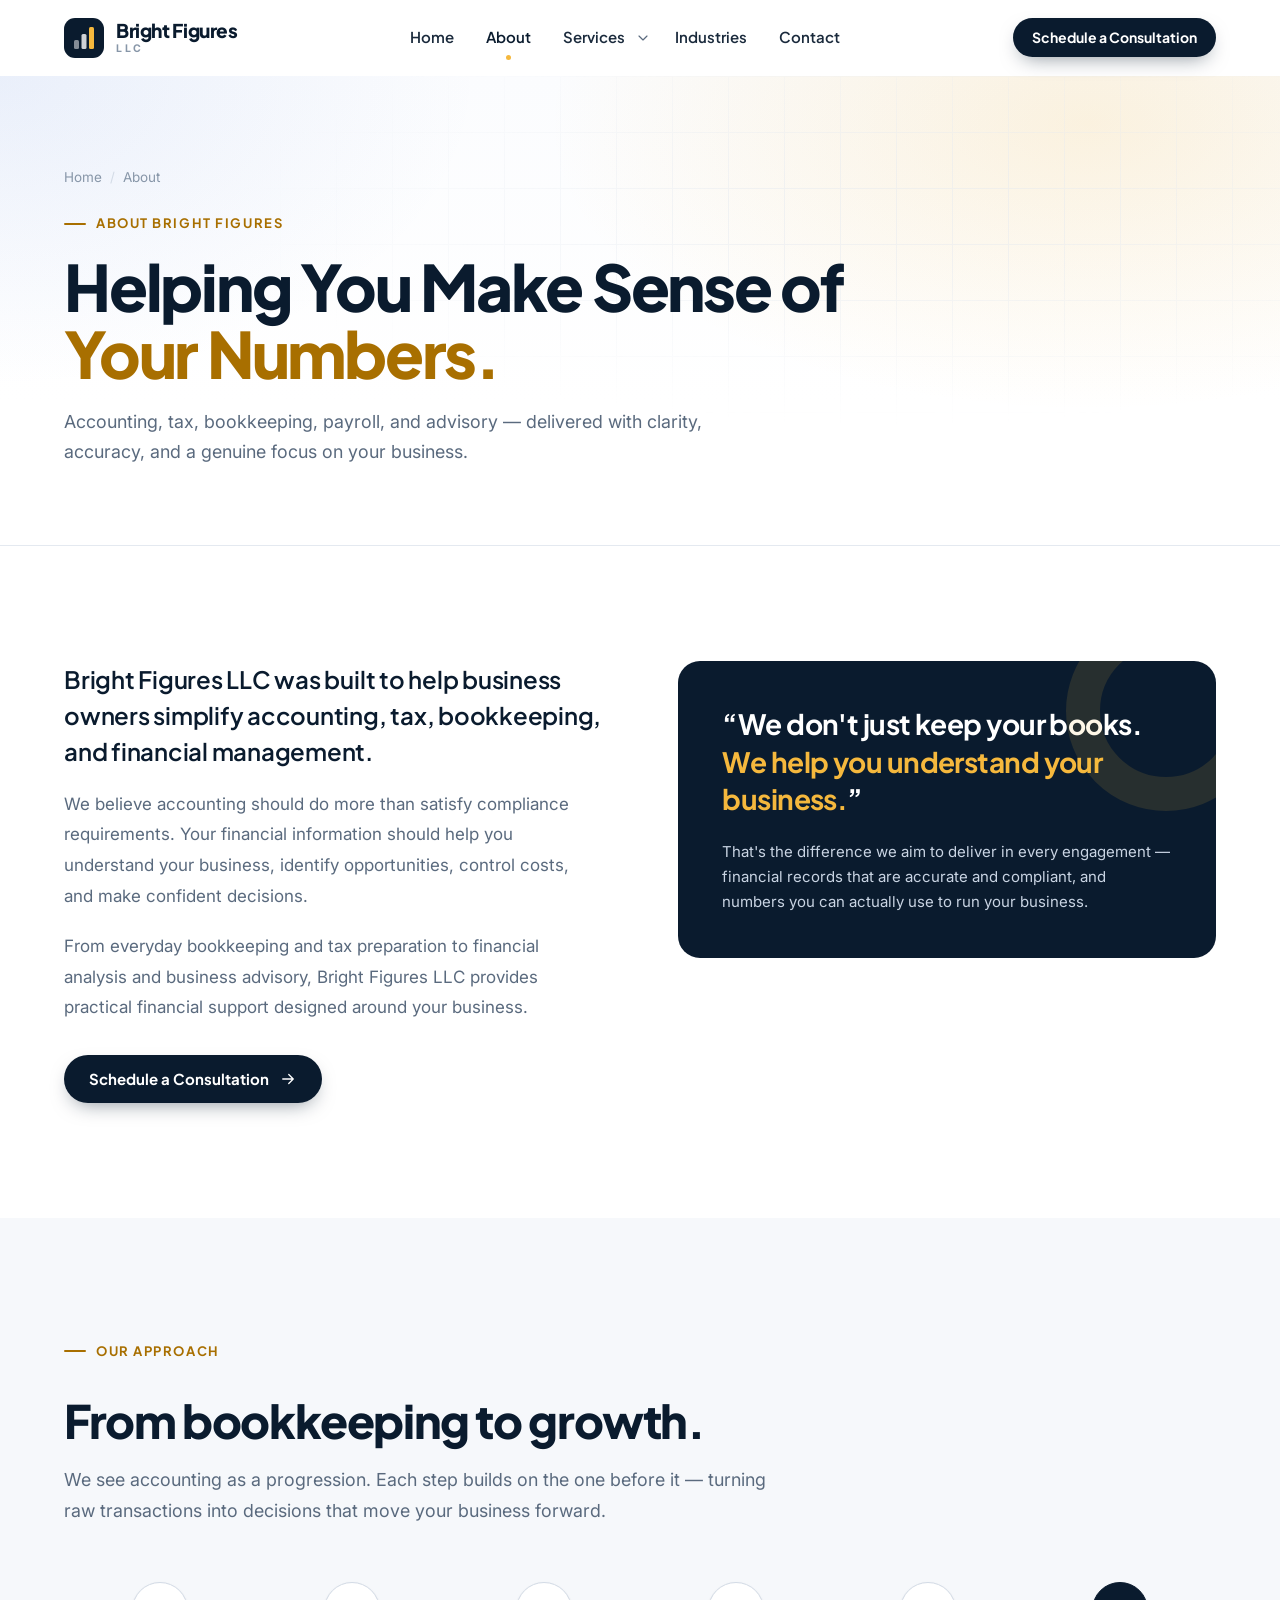
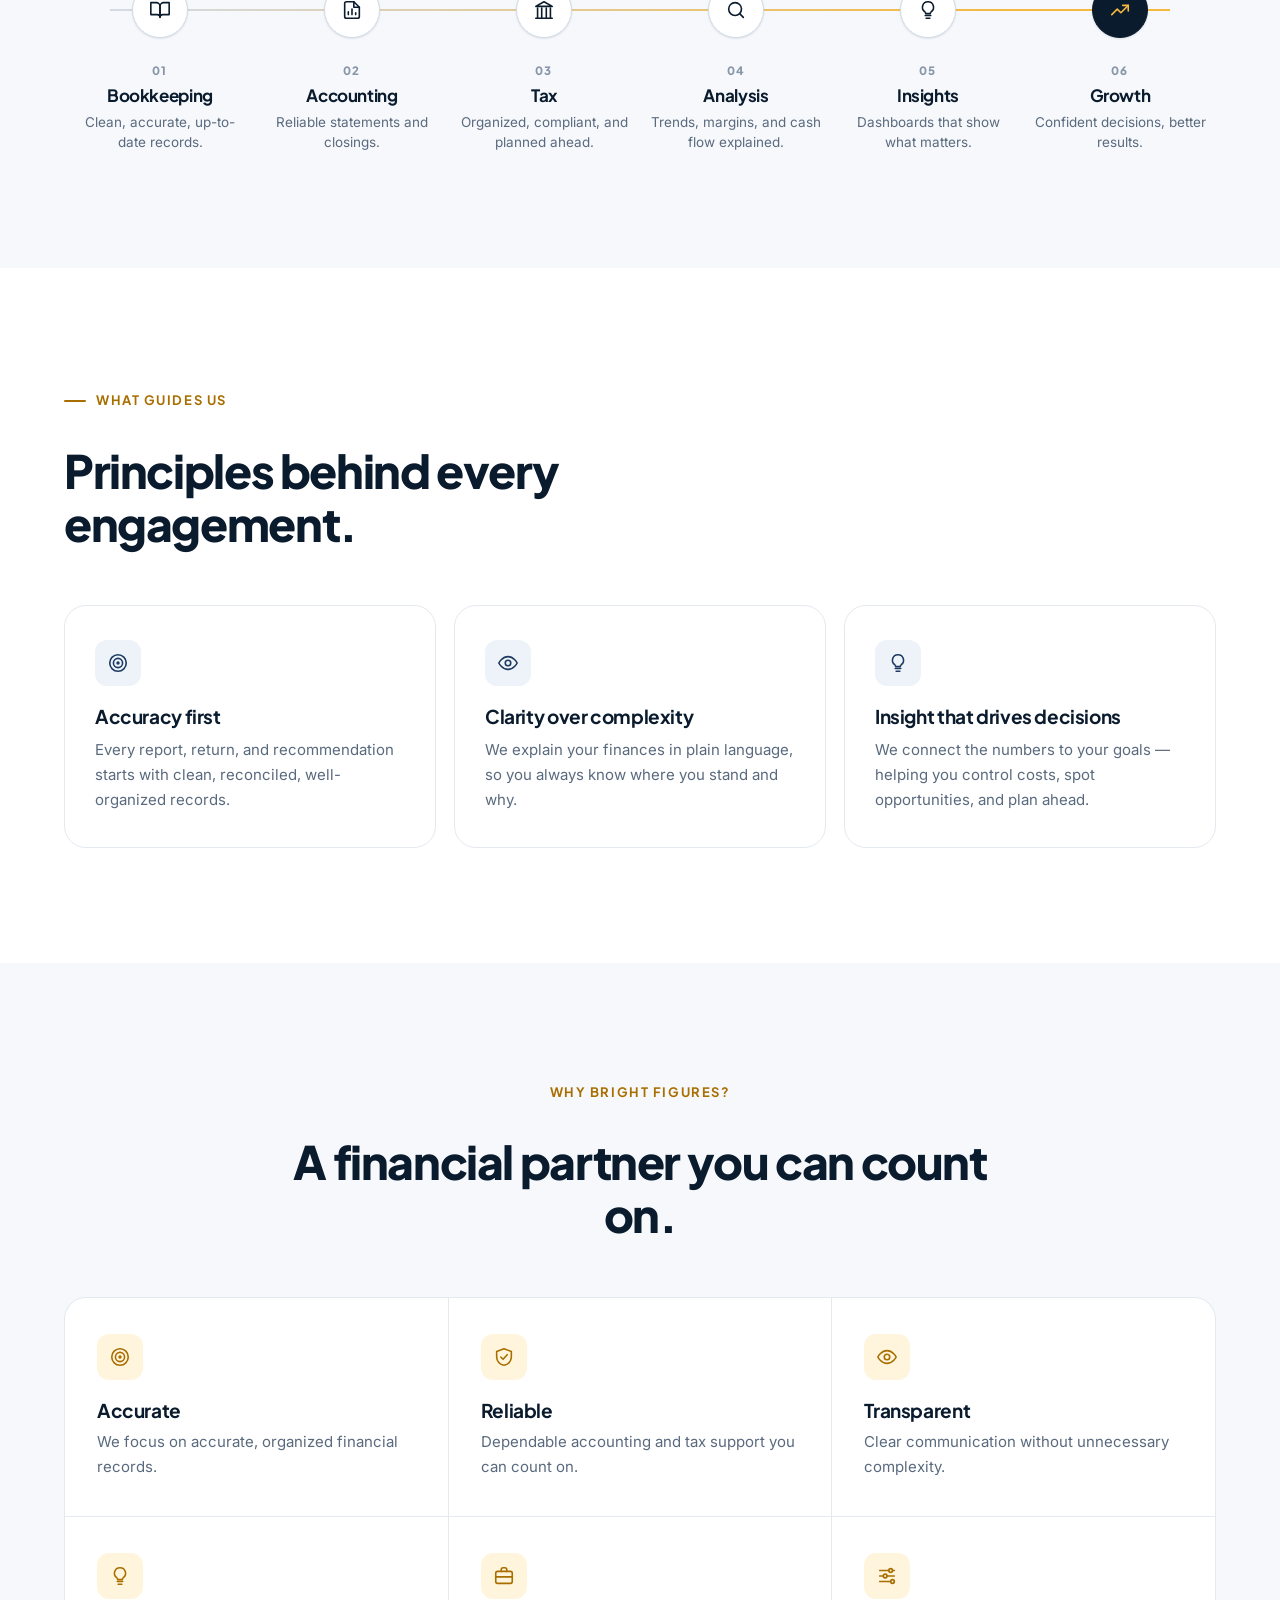
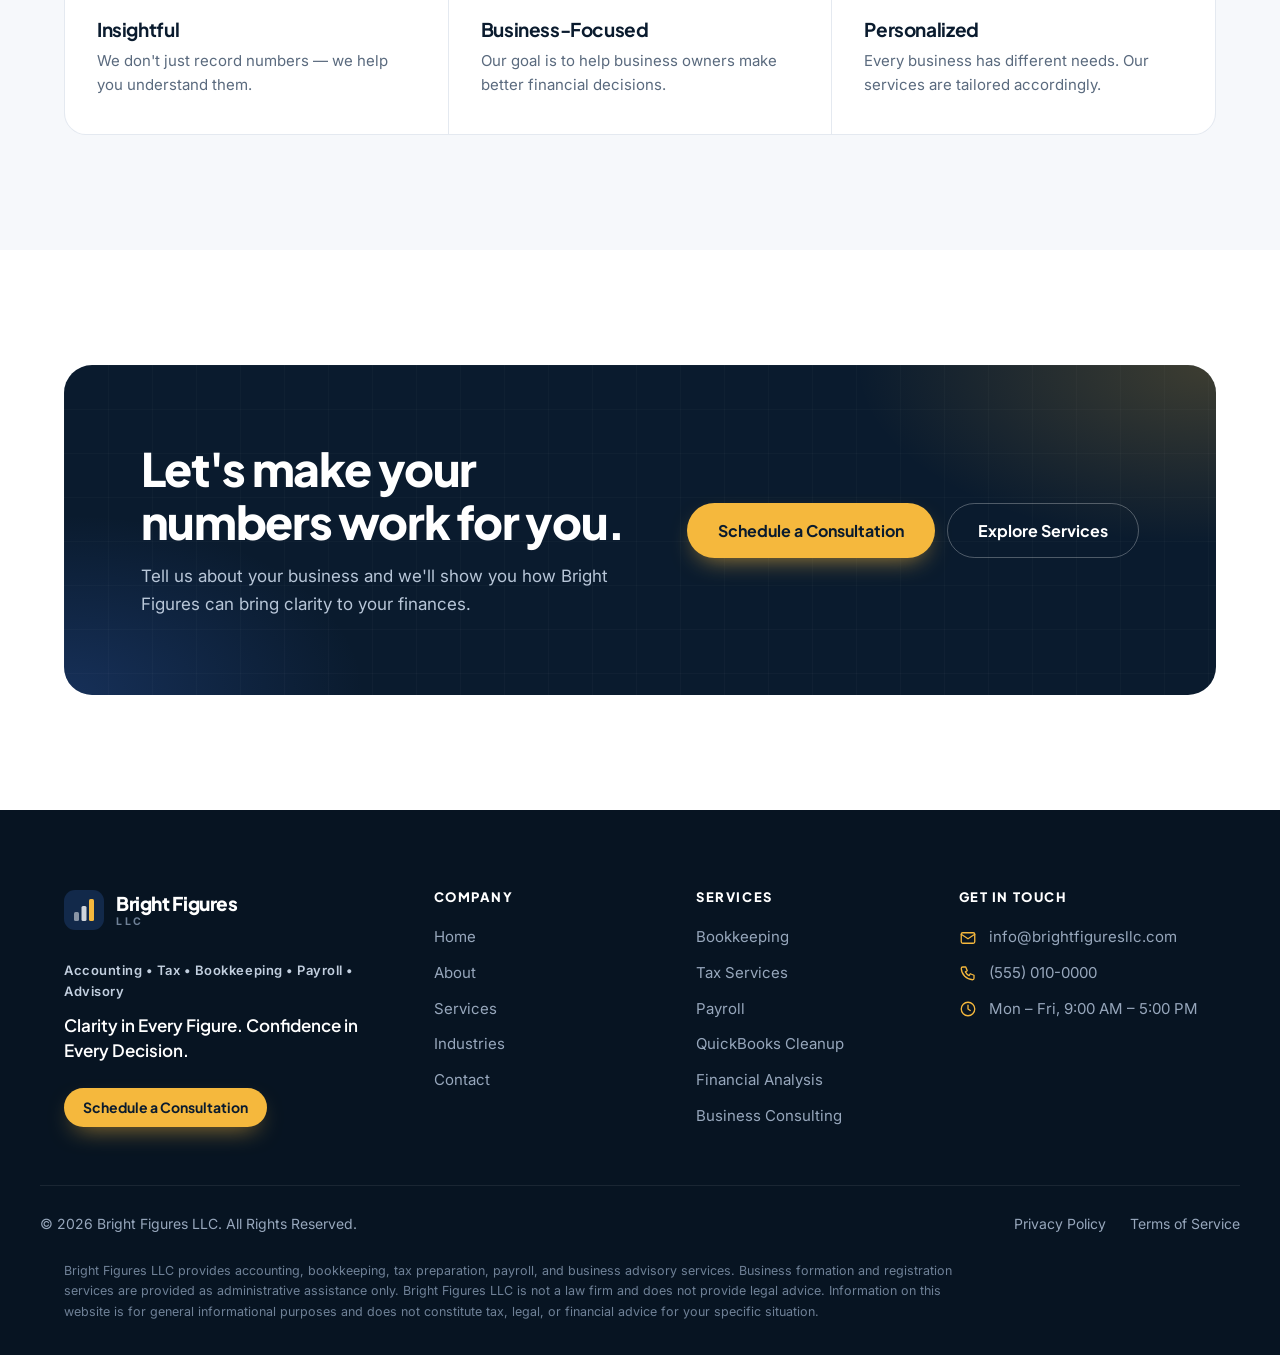
<file: about.html>
<!doctype html>
<html lang="en">
<head>
<meta charset="utf-8">
<meta name="viewport" content="width=device-width, initial-scale=1">
<title>About Us | Bright Figures LLC</title>
<meta name="description" content="Bright Figures LLC helps business owners simplify accounting, tax, bookkeeping, and financial management, and use their numbers to make confident decisions.">
<meta name="theme-color" content="#0a1b2e">
<meta property="og:type" content="website">
<meta property="og:site_name" content="Bright Figures LLC">
<meta property="og:title" content="About Us | Bright Figures LLC">
<meta property="og:description" content="Bright Figures LLC helps business owners simplify accounting, tax, bookkeeping, and financial management, and use their numbers to make confident decisions.">
<link rel="icon" href="assets/img/favicon.svg" type="image/svg+xml">
<link rel="preconnect" href="https://fonts.googleapis.com">
<link rel="preconnect" href="https://fonts.gstatic.com" crossorigin>
<link href="https://fonts.googleapis.com/css2?family=Inter:wght@400;500;600;700&family=Plus+Jakarta+Sans:wght@600;700;800&display=swap" rel="stylesheet">
<link rel="stylesheet" href="assets/css/styles.css">
</head>
<body>
<a class="skip-link" href="#main">Skip to content</a>

<header class="site-header">
  <div class="container nav-wrap">
    <a class="brand" href="index.html" aria-label="Bright Figures LLC — Home">
      <svg class="brand-mark" viewBox="0 0 40 40" aria-hidden="true"><rect width="40" height="40" rx="11" fill="#0a1b2e"/><rect x="10" y="22" width="5" height="9" rx="1.5" fill="#fff" opacity=".5"/><rect x="17.5" y="16" width="5" height="15" rx="1.5" fill="#fff" opacity=".8"/><rect x="25" y="9" width="5" height="22" rx="1.5" fill="#f5b83d"/></svg>
      <span class="brand-text"><strong>Bright Figures</strong><small>LLC</small></span>
    </a>

    <nav class="primary-nav" id="primary-nav" aria-label="Primary">
      <ul class="nav-list">
        <li><a class="nav-link" href="index.html" data-nav="home">Home</a></li>
        <li><a class="nav-link" href="about.html" data-nav="about" aria-current="page">About</a></li>
        <li class="has-mega">
          <a class="nav-link" href="services.html" data-nav="services">Services</a>
          <button class="sub-toggle" type="button" aria-expanded="false" aria-controls="mega-services" aria-label="Show services menu"><svg class="icon" aria-hidden="true"><use href="#i-chevron-down"/></svg></button>
          <div class="mega" id="mega-services">
            <div class="mega-grid">
              <div class="mega-col">
                <p class="mega-title">Accounting &amp; Bookkeeping</p>
                <ul>
                  <li><a href="services.html#bookkeeping"><svg class="icon" aria-hidden="true"><use href="#i-book"/></svg>Bookkeeping</a></li>
                  <li><a href="services.html#quickbooks-cleanup"><svg class="icon" aria-hidden="true"><use href="#i-sparkles"/></svg>QuickBooks Cleanup</a></li>
                  <li><a href="services.html#accounting-reporting"><svg class="icon" aria-hidden="true"><use href="#i-file-chart"/></svg>Accounting &amp; Reporting</a></li>
                  <li><a href="services.html#financial-analysis"><svg class="icon" aria-hidden="true"><use href="#i-trend"/></svg>Financial Analysis</a></li>
                  <li><a href="services.html#dashboards"><svg class="icon" aria-hidden="true"><use href="#i-dashboard"/></svg>Dashboards</a></li>
                </ul>
              </div>
              <div class="mega-col">
                <p class="mega-title">Tax</p>
                <ul>
                  <li><a href="services.html#business-tax"><svg class="icon" aria-hidden="true"><use href="#i-landmark"/></svg>Business Tax</a></li>
                  <li><a href="services.html#personal-tax"><svg class="icon" aria-hidden="true"><use href="#i-user"/></svg>Personal Tax</a></li>
                  <li><a href="services.html#sales-tax"><svg class="icon" aria-hidden="true"><use href="#i-receipt"/></svg>Sales Tax</a></li>
                </ul>
              </div>
              <div class="mega-col">
                <p class="mega-title">Business Services</p>
                <ul>
                  <li><a href="services.html#payroll"><svg class="icon" aria-hidden="true"><use href="#i-users"/></svg>Payroll</a></li>
                  <li><a href="services.html#business-registration"><svg class="icon" aria-hidden="true"><use href="#i-building"/></svg>Registration &amp; Setup</a></li>
                </ul>
              </div>
              <div class="mega-col">
                <p class="mega-title">Advisory</p>
                <ul>
                  <li><a href="services.html#consulting"><svg class="icon" aria-hidden="true"><use href="#i-compass"/></svg>Consulting</a></li>
                  <li><a href="services.html#financial-planning"><svg class="icon" aria-hidden="true"><use href="#i-calendar"/></svg>Financial Planning</a></li>
                  <li><a href="services.html#business-insights"><svg class="icon" aria-hidden="true"><use href="#i-bulb"/></svg>Business Insights</a></li>
                </ul>
              </div>
            </div>
            <div class="mega-foot">
              <p>Not sure what you need? We'll help you figure it out.</p>
              <a class="link-arrow" href="services.html">View all services <svg class="icon" aria-hidden="true"><use href="#i-arrow-right"/></svg></a>
            </div>
          </div>
        </li>
        <li><a class="nav-link" href="industries.html" data-nav="industries">Industries</a></li>
        <li><a class="nav-link" href="contact.html" data-nav="contact">Contact</a></li>
      </ul>
      <div class="nav-mobile-cta">
        <a class="btn btn-primary btn-lg" href="contact.html">Schedule a Consultation</a>
        <a class="btn btn-outline btn-lg" href="contact.html">Get Started</a>
      </div>
    </nav>

    <div class="nav-actions">
      <a class="btn btn-primary btn-sm" href="contact.html">Schedule a Consultation</a>
      <button class="nav-toggle" type="button" aria-expanded="false" aria-controls="primary-nav" aria-label="Open menu">
        <svg class="icon i-open" aria-hidden="true"><use href="#i-menu"/></svg>
        <svg class="icon i-close" aria-hidden="true"><use href="#i-x"/></svg>
      </button>
    </div>
  </div>
</header>

<main id="main">
<section class="page-hero">
  <div class="hero-bg" aria-hidden="true"></div>
  <div class="container">
    <nav class="crumbs" aria-label="Breadcrumb"><a href="index.html">Home</a><span aria-hidden="true">/</span><span>About</span></nav>
    <p class="eyebrow">About Bright Figures</p>
    <h1 class="h-display">Helping You Make Sense of <span class="hl">Your Numbers.</span></h1>
    <p class="lead">Accounting, tax, bookkeeping, payroll, and advisory — delivered with clarity, accuracy, and a genuine focus on your business.</p>
  </div>
</section>

<section class="section">
  <div class="container about-grid">
    <div class="prose reveal">
      <p class="big">Bright Figures LLC was built to help business owners simplify accounting, tax, bookkeeping, and financial management.</p>
      <p>We believe accounting should do more than satisfy compliance requirements. Your financial information should help you understand your business, identify opportunities, control costs, and make confident decisions.</p>
      <p>From everyday bookkeeping and tax preparation to financial analysis and business advisory, Bright Figures LLC provides practical financial support designed around your business.</p>
      <p style="margin-top:32px"><a class="btn btn-primary" href="contact.html">Schedule a Consultation <svg class="icon" aria-hidden="true"><use href="#i-arrow-right"/></svg></a></p>
    </div>
    <div class="quote-card reveal">
      <blockquote>“We don't just keep your books. <span>We help you understand your business.</span>”</blockquote>
      <p>That's the difference we aim to deliver in every engagement — financial records that are accurate and compliant, and numbers you can actually use to run your business.</p>
    </div>
  </div>
</section>

<section class="section section-soft">
  <div class="container">
    <div class="section-head reveal">
      <p class="eyebrow">Our Approach</p>
      <h2 class="h-xl" style="margin-top:16px">From bookkeeping to growth.</h2>
      <p class="lead">We see accounting as a progression. Each step builds on the one before it — turning raw transactions into decisions that move your business forward.</p>
    </div>
    <ol class="journey reveal-stagger" aria-label="Our approach, from bookkeeping to growth">
      <li><span class="j-dot"><svg class="icon" aria-hidden="true"><use href="#i-book"/></svg></span><span class="j-step">01</span><h3>Bookkeeping</h3><p>Clean, accurate, up-to-date records.</p></li>
      <li><span class="j-dot"><svg class="icon" aria-hidden="true"><use href="#i-file-chart"/></svg></span><span class="j-step">02</span><h3>Accounting</h3><p>Reliable statements and closings.</p></li>
      <li><span class="j-dot"><svg class="icon" aria-hidden="true"><use href="#i-landmark"/></svg></span><span class="j-step">03</span><h3>Tax</h3><p>Organized, compliant, and planned ahead.</p></li>
      <li><span class="j-dot"><svg class="icon" aria-hidden="true"><use href="#i-search"/></svg></span><span class="j-step">04</span><h3>Analysis</h3><p>Trends, margins, and cash flow explained.</p></li>
      <li><span class="j-dot"><svg class="icon" aria-hidden="true"><use href="#i-bulb"/></svg></span><span class="j-step">05</span><h3>Insights</h3><p>Dashboards that show what matters.</p></li>
      <li><span class="j-dot"><svg class="icon" aria-hidden="true"><use href="#i-trend"/></svg></span><span class="j-step">06</span><h3>Growth</h3><p>Confident decisions, better results.</p></li>
    </ol>
  </div>
</section>

<section class="section">
  <div class="container">
    <div class="section-head reveal">
      <p class="eyebrow">What Guides Us</p>
      <h2 class="h-xl" style="margin-top:16px">Principles behind every engagement.</h2>
    </div>
    <div class="principles reveal-stagger">
      <div class="principle"><span class="value-icon"><svg class="icon" aria-hidden="true"><use href="#i-target"/></svg></span><h3>Accuracy first</h3><p>Every report, return, and recommendation starts with clean, reconciled, well-organized records.</p></div>
      <div class="principle"><span class="value-icon"><svg class="icon" aria-hidden="true"><use href="#i-eye"/></svg></span><h3>Clarity over complexity</h3><p>We explain your finances in plain language, so you always know where you stand and why.</p></div>
      <div class="principle"><span class="value-icon"><svg class="icon" aria-hidden="true"><use href="#i-bulb"/></svg></span><h3>Insight that drives decisions</h3><p>We connect the numbers to your goals — helping you control costs, spot opportunities, and plan ahead.</p></div>
    </div>
  </div>
</section>

<section class="section section-soft">
  <div class="container">
    <div class="section-head center reveal">
      <p class="eyebrow">Why Bright Figures?</p>
      <h2 class="h-xl" style="margin-top:16px">A financial partner you can count on.</h2>
    </div>
    <div class="values-grid reveal-stagger">
      <div class="value"><span class="value-icon"><svg class="icon" aria-hidden="true"><use href="#i-target"/></svg></span><h3>Accurate</h3><p>We focus on accurate, organized financial records.</p></div>
      <div class="value"><span class="value-icon"><svg class="icon" aria-hidden="true"><use href="#i-shield"/></svg></span><h3>Reliable</h3><p>Dependable accounting and tax support you can count on.</p></div>
      <div class="value"><span class="value-icon"><svg class="icon" aria-hidden="true"><use href="#i-eye"/></svg></span><h3>Transparent</h3><p>Clear communication without unnecessary complexity.</p></div>
      <div class="value"><span class="value-icon"><svg class="icon" aria-hidden="true"><use href="#i-bulb"/></svg></span><h3>Insightful</h3><p>We don't just record numbers — we help you understand them.</p></div>
      <div class="value"><span class="value-icon"><svg class="icon" aria-hidden="true"><use href="#i-briefcase"/></svg></span><h3>Business-Focused</h3><p>Our goal is to help business owners make better financial decisions.</p></div>
      <div class="value"><span class="value-icon"><svg class="icon" aria-hidden="true"><use href="#i-sliders"/></svg></span><h3>Personalized</h3><p>Every business has different needs. Our services are tailored accordingly.</p></div>
    </div>
  </div>
</section>

<section class="section">
  <div class="container">
    <div class="cta-band reveal">
      <div>
        <h2 class="h-xl">Let's make your numbers work for you.</h2>
        <p>Tell us about your business and we'll show you how Bright Figures can bring clarity to your finances.</p>
      </div>
      <div class="cta-actions">
        <a class="btn btn-gold btn-lg" href="contact.html">Schedule a Consultation</a>
        <a class="btn btn-ghost-light btn-lg" href="services.html">Explore Services</a>
      </div>
    </div>
  </div>
</section>
</main>

<footer class="site-footer">
  <div class="container footer-grid">
    <div class="footer-brand">
      <a class="brand" href="index.html" aria-label="Bright Figures LLC — Home">
        <svg class="brand-mark" viewBox="0 0 40 40" aria-hidden="true"><rect width="40" height="40" rx="11" fill="#12294a"/><rect x="10" y="22" width="5" height="9" rx="1.5" fill="#fff" opacity=".5"/><rect x="17.5" y="16" width="5" height="15" rx="1.5" fill="#fff" opacity=".8"/><rect x="25" y="9" width="5" height="22" rx="1.5" fill="#f5b83d"/></svg>
        <span class="brand-text"><strong>Bright Figures</strong><small>LLC</small></span>
      </a>
      <p class="services-line">Accounting • Tax • Bookkeeping • Payroll • Advisory</p>
      <p class="tagline">Clarity in Every Figure. Confidence in Every Decision.</p>
      <a class="btn btn-gold btn-sm" href="contact.html">Schedule a Consultation</a>
    </div>
    <div>
      <h4>Company</h4>
      <ul class="footer-links">
        <li><a href="index.html">Home</a></li>
        <li><a href="about.html">About</a></li>
        <li><a href="services.html">Services</a></li>
        <li><a href="industries.html">Industries</a></li>
        <li><a href="contact.html">Contact</a></li>
      </ul>
    </div>
    <div>
      <h4>Services</h4>
      <ul class="footer-links">
        <li><a href="services.html#bookkeeping">Bookkeeping</a></li>
        <li><a href="services.html#business-tax">Tax Services</a></li>
        <li><a href="services.html#payroll">Payroll</a></li>
        <li><a href="services.html#quickbooks-cleanup">QuickBooks Cleanup</a></li>
        <li><a href="services.html#financial-analysis">Financial Analysis</a></li>
        <li><a href="services.html#consulting">Business Consulting</a></li>
      </ul>
    </div>
    <div>
      <h4>Get in Touch</h4>
      <ul class="footer-links footer-contact">
        <li><svg class="icon" aria-hidden="true"><use href="#i-mail"/></svg><a href="mailto:info@brightfiguresllc.com">info@brightfiguresllc.com</a></li>
        <li><svg class="icon" aria-hidden="true"><use href="#i-phone"/></svg><a href="tel:+15550100000">(555) 010-0000</a></li>
        <li><svg class="icon" aria-hidden="true"><use href="#i-clock"/></svg><span>Mon – Fri, 9:00 AM – 5:00 PM</span></li>
      </ul>
    </div>
  </div>
  <div class="container footer-bottom">
    <p>© <span data-year>2026</span> Bright Figures LLC. All Rights Reserved.</p>
    <nav aria-label="Legal">
      <a href="privacy.html">Privacy Policy</a>
      <a href="terms.html">Terms of Service</a>
    </nav>
  </div>
  <div class="container">
    <p class="disclaimer">Bright Figures LLC provides accounting, bookkeeping, tax preparation, payroll, and business advisory services. Business formation and registration services are provided as administrative assistance only. Bright Figures LLC is not a law firm and does not provide legal advice. Information on this website is for general informational purposes and does not constitute tax, legal, or financial advice for your specific situation.</p>
  </div>
</footer>

<script src="assets/js/main.js"></script>
</body>
</html>
</file>
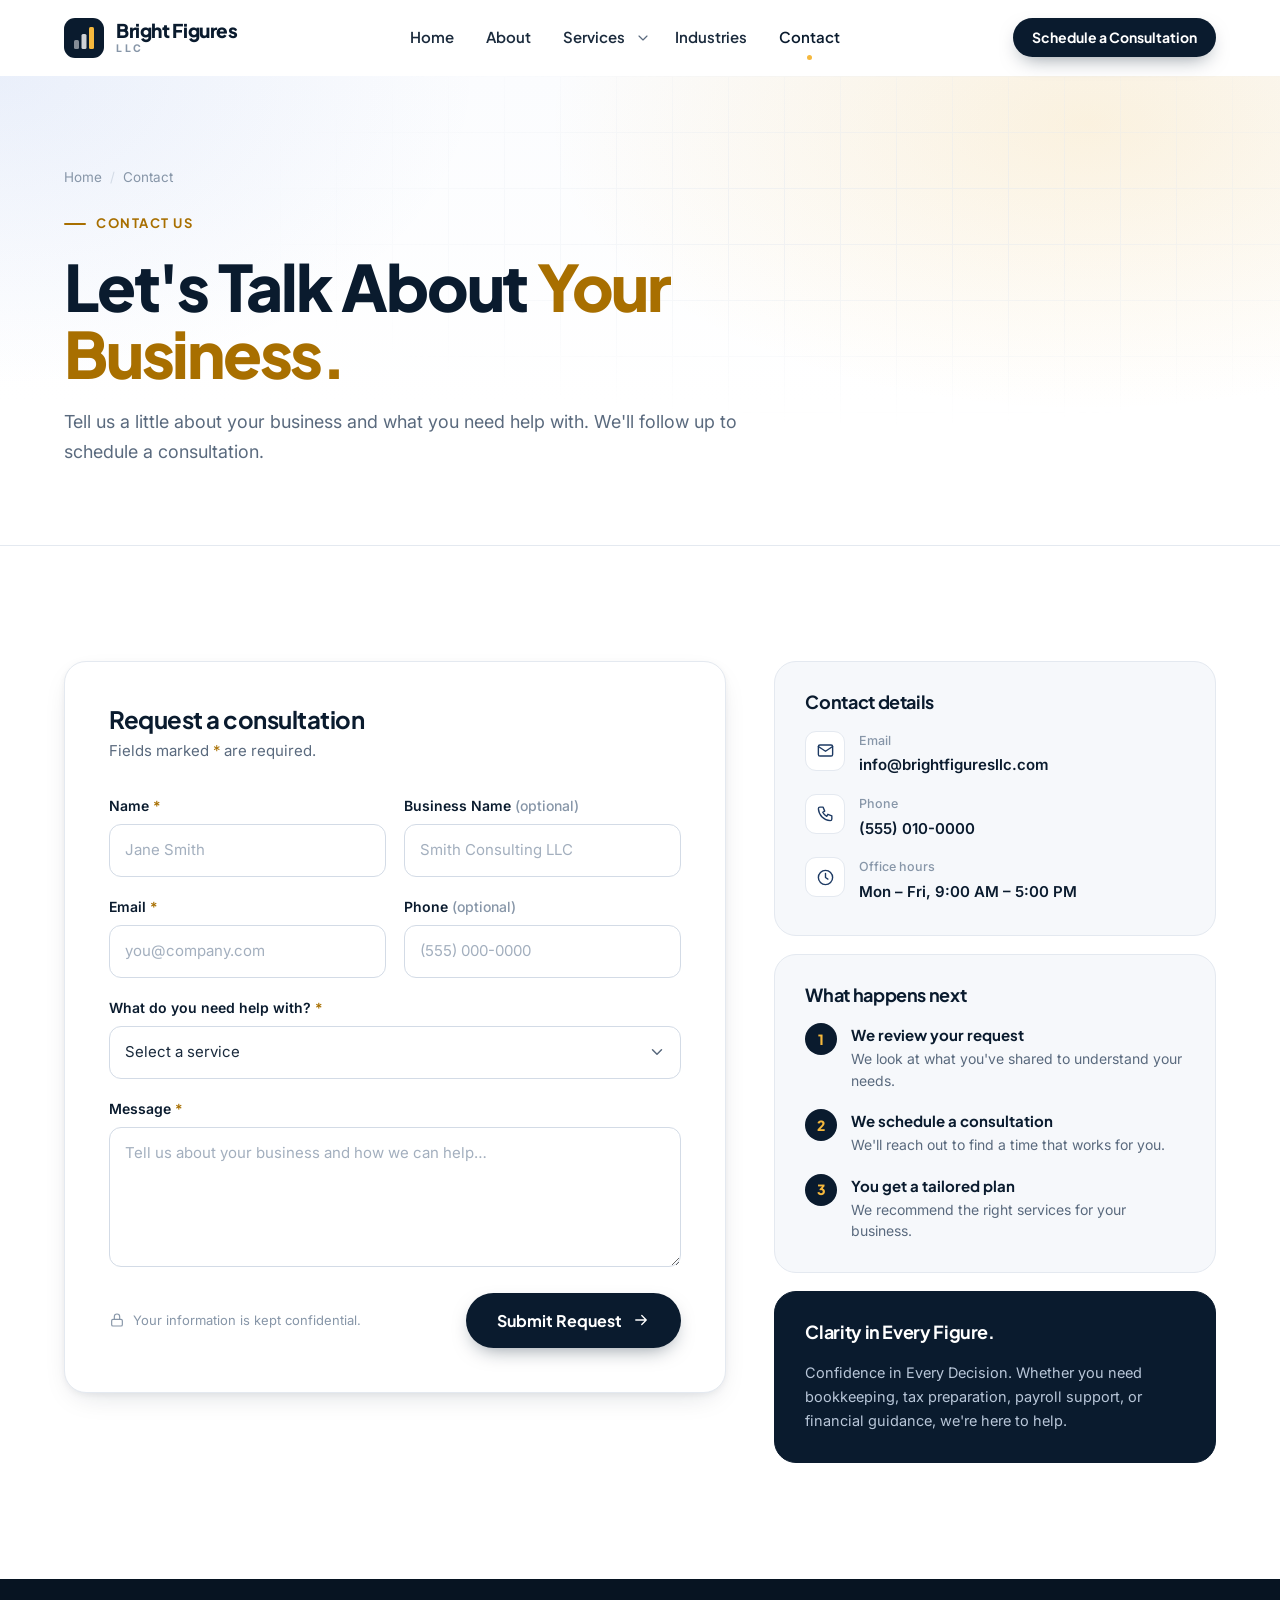
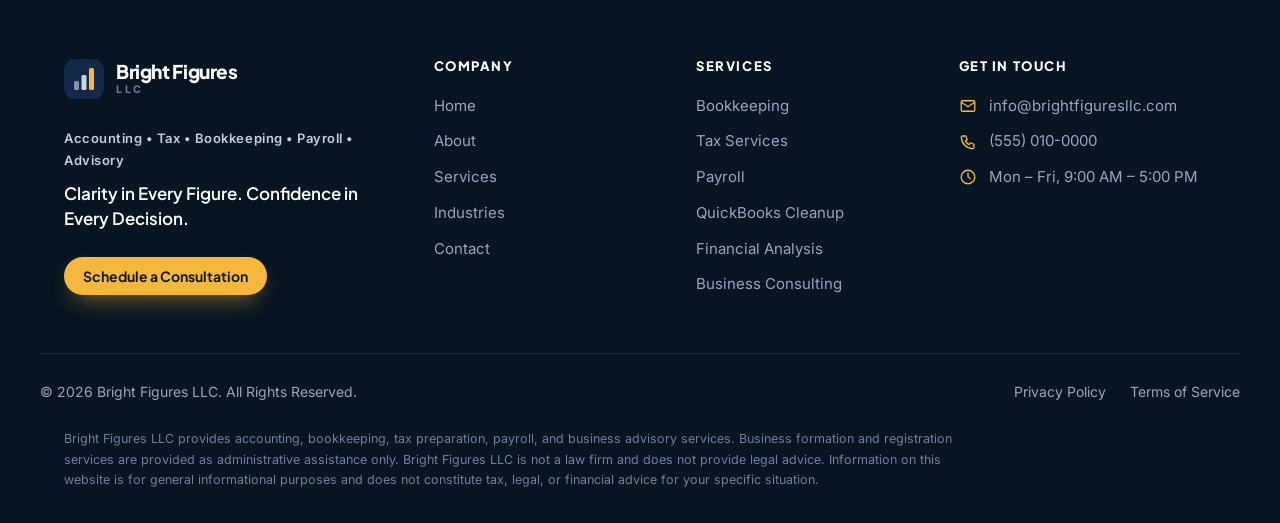
<file: contact.html>
<!doctype html>
<html lang="en">
<head>
<meta charset="utf-8">
<meta name="viewport" content="width=device-width, initial-scale=1">
<title>Contact Us | Bright Figures LLC</title>
<meta name="description" content="Let's talk about your business. Request a consultation with Bright Figures LLC for bookkeeping, tax, payroll, accounting, or advisory services.">
<meta name="theme-color" content="#0a1b2e">
<meta property="og:type" content="website">
<meta property="og:site_name" content="Bright Figures LLC">
<meta property="og:title" content="Contact Us | Bright Figures LLC">
<meta property="og:description" content="Let's talk about your business. Request a consultation with Bright Figures LLC for bookkeeping, tax, payroll, accounting, or advisory services.">
<link rel="icon" href="assets/img/favicon.svg" type="image/svg+xml">
<link rel="preconnect" href="https://fonts.googleapis.com">
<link rel="preconnect" href="https://fonts.gstatic.com" crossorigin>
<link href="https://fonts.googleapis.com/css2?family=Inter:wght@400;500;600;700&family=Plus+Jakarta+Sans:wght@600;700;800&display=swap" rel="stylesheet">
<link rel="stylesheet" href="assets/css/styles.css">
</head>
<body>
<a class="skip-link" href="#main">Skip to content</a>

<header class="site-header">
  <div class="container nav-wrap">
    <a class="brand" href="index.html" aria-label="Bright Figures LLC — Home">
      <svg class="brand-mark" viewBox="0 0 40 40" aria-hidden="true"><rect width="40" height="40" rx="11" fill="#0a1b2e"/><rect x="10" y="22" width="5" height="9" rx="1.5" fill="#fff" opacity=".5"/><rect x="17.5" y="16" width="5" height="15" rx="1.5" fill="#fff" opacity=".8"/><rect x="25" y="9" width="5" height="22" rx="1.5" fill="#f5b83d"/></svg>
      <span class="brand-text"><strong>Bright Figures</strong><small>LLC</small></span>
    </a>

    <nav class="primary-nav" id="primary-nav" aria-label="Primary">
      <ul class="nav-list">
        <li><a class="nav-link" href="index.html" data-nav="home">Home</a></li>
        <li><a class="nav-link" href="about.html" data-nav="about">About</a></li>
        <li class="has-mega">
          <a class="nav-link" href="services.html" data-nav="services">Services</a>
          <button class="sub-toggle" type="button" aria-expanded="false" aria-controls="mega-services" aria-label="Show services menu"><svg class="icon" aria-hidden="true"><use href="#i-chevron-down"/></svg></button>
          <div class="mega" id="mega-services">
            <div class="mega-grid">
              <div class="mega-col">
                <p class="mega-title">Accounting &amp; Bookkeeping</p>
                <ul>
                  <li><a href="services.html#bookkeeping"><svg class="icon" aria-hidden="true"><use href="#i-book"/></svg>Bookkeeping</a></li>
                  <li><a href="services.html#quickbooks-cleanup"><svg class="icon" aria-hidden="true"><use href="#i-sparkles"/></svg>QuickBooks Cleanup</a></li>
                  <li><a href="services.html#accounting-reporting"><svg class="icon" aria-hidden="true"><use href="#i-file-chart"/></svg>Accounting &amp; Reporting</a></li>
                  <li><a href="services.html#financial-analysis"><svg class="icon" aria-hidden="true"><use href="#i-trend"/></svg>Financial Analysis</a></li>
                  <li><a href="services.html#dashboards"><svg class="icon" aria-hidden="true"><use href="#i-dashboard"/></svg>Dashboards</a></li>
                </ul>
              </div>
              <div class="mega-col">
                <p class="mega-title">Tax</p>
                <ul>
                  <li><a href="services.html#business-tax"><svg class="icon" aria-hidden="true"><use href="#i-landmark"/></svg>Business Tax</a></li>
                  <li><a href="services.html#personal-tax"><svg class="icon" aria-hidden="true"><use href="#i-user"/></svg>Personal Tax</a></li>
                  <li><a href="services.html#sales-tax"><svg class="icon" aria-hidden="true"><use href="#i-receipt"/></svg>Sales Tax</a></li>
                </ul>
              </div>
              <div class="mega-col">
                <p class="mega-title">Business Services</p>
                <ul>
                  <li><a href="services.html#payroll"><svg class="icon" aria-hidden="true"><use href="#i-users"/></svg>Payroll</a></li>
                  <li><a href="services.html#business-registration"><svg class="icon" aria-hidden="true"><use href="#i-building"/></svg>Registration &amp; Setup</a></li>
                </ul>
              </div>
              <div class="mega-col">
                <p class="mega-title">Advisory</p>
                <ul>
                  <li><a href="services.html#consulting"><svg class="icon" aria-hidden="true"><use href="#i-compass"/></svg>Consulting</a></li>
                  <li><a href="services.html#financial-planning"><svg class="icon" aria-hidden="true"><use href="#i-calendar"/></svg>Financial Planning</a></li>
                  <li><a href="services.html#business-insights"><svg class="icon" aria-hidden="true"><use href="#i-bulb"/></svg>Business Insights</a></li>
                </ul>
              </div>
            </div>
            <div class="mega-foot">
              <p>Not sure what you need? We'll help you figure it out.</p>
              <a class="link-arrow" href="services.html">View all services <svg class="icon" aria-hidden="true"><use href="#i-arrow-right"/></svg></a>
            </div>
          </div>
        </li>
        <li><a class="nav-link" href="industries.html" data-nav="industries">Industries</a></li>
        <li><a class="nav-link" href="contact.html" data-nav="contact" aria-current="page">Contact</a></li>
      </ul>
      <div class="nav-mobile-cta">
        <a class="btn btn-primary btn-lg" href="contact.html">Schedule a Consultation</a>
        <a class="btn btn-outline btn-lg" href="contact.html">Get Started</a>
      </div>
    </nav>

    <div class="nav-actions">
      <a class="btn btn-primary btn-sm" href="contact.html">Schedule a Consultation</a>
      <button class="nav-toggle" type="button" aria-expanded="false" aria-controls="primary-nav" aria-label="Open menu">
        <svg class="icon i-open" aria-hidden="true"><use href="#i-menu"/></svg>
        <svg class="icon i-close" aria-hidden="true"><use href="#i-x"/></svg>
      </button>
    </div>
  </div>
</header>

<main id="main">
<section class="page-hero">
  <div class="hero-bg" aria-hidden="true"></div>
  <div class="container">
    <nav class="crumbs" aria-label="Breadcrumb"><a href="index.html">Home</a><span aria-hidden="true">/</span><span>Contact</span></nav>
    <p class="eyebrow">Contact Us</p>
    <h1 class="h-display">Let's Talk About <span class="hl">Your Business.</span></h1>
    <p class="lead">Tell us a little about your business and what you need help with. We'll follow up to schedule a consultation.</p>
  </div>
</section>

<section class="section">
  <div class="container contact-grid">
    <!--
      FORM SETUP: set data-endpoint to your form service URL (e.g. https://formspree.io/f/xxxxxxx)
      to receive submissions directly. While it is empty, the form opens the visitor's email app
      addressed to data-email instead.
    -->
    <div class="form-card reveal" id="form">
      <h2>Request a consultation</h2>
      <p>Fields marked <span style="color:var(--gold-deep)">*</span> are required.</p>

      <form id="contact-form" novalidate data-endpoint="" data-email="info@brightfiguresllc.com">
        <div class="form-grid">
          <div class="field">
            <label for="name">Name <span class="req">*</span></label>
            <input id="name" name="name" type="text" autocomplete="name" required placeholder="Jane Smith">
            <span class="error">Please enter your name.</span>
          </div>
          <div class="field">
            <label for="business">Business Name <span class="opt">(optional)</span></label>
            <input id="business" name="business" type="text" autocomplete="organization" placeholder="Smith Consulting LLC">
          </div>
          <div class="field">
            <label for="email">Email <span class="req">*</span></label>
            <input id="email" name="email" type="email" autocomplete="email" required placeholder="you@company.com">
            <span class="error">Please enter a valid email address.</span>
          </div>
          <div class="field">
            <label for="phone">Phone <span class="opt">(optional)</span></label>
            <input id="phone" name="phone" type="tel" autocomplete="tel" placeholder="(555) 000-0000">
            <span class="error">Please enter a valid phone number.</span>
          </div>
          <div class="field full">
            <label for="service">What do you need help with? <span class="req">*</span></label>
            <select id="service" name="service" required>
              <option value="" selected disabled>Select a service</option>
              <option>Bookkeeping</option>
              <option>QuickBooks Cleanup</option>
              <option>Payroll</option>
              <option>Sales Tax</option>
              <option>Business Registration</option>
              <option>Business Tax</option>
              <option>Personal Tax</option>
              <option>Accounting</option>
              <option>Financial Analysis</option>
              <option>Dashboards</option>
              <option>Consulting</option>
              <option>Other</option>
            </select>
            <span class="error">Please choose a service.</span>
          </div>
          <div class="field full">
            <label for="message">Message <span class="req">*</span></label>
            <textarea id="message" name="message" required placeholder="Tell us about your business and how we can help…"></textarea>
            <span class="error">Please include a short message.</span>
          </div>
          <div class="sr-only" aria-hidden="true">
            <label for="company_website">Leave this field empty</label>
            <input id="company_website" name="company_website" type="text" tabindex="-1" autocomplete="off">
          </div>
        </div>
        <div class="form-foot">
          <p class="form-note"><svg class="icon" aria-hidden="true"><use href="#i-lock"/></svg>Your information is kept confidential.</p>
          <button class="btn btn-primary btn-lg" type="submit">Submit Request <svg class="icon" aria-hidden="true"><use href="#i-arrow-right"/></svg></button>
        </div>
      </form>

      <div class="form-success" role="status" aria-live="polite">
        <span class="value-icon"><svg class="icon" aria-hidden="true"><use href="#i-check"/></svg></span>
        <h3>Thank you — we've got it.</h3>
        <p>Your request has been prepared. A member of the Bright Figures team will be in touch shortly to schedule your consultation.</p>
        <p style="margin-top:24px"><a class="link-arrow" href="services.html" style="justify-content:center">Explore our services <svg class="icon" aria-hidden="true"><use href="#i-arrow-right"/></svg></a></p>
      </div>
    </div>

    <aside class="aside-stack reveal">
      <div class="info-card">
        <h3>Contact details</h3>
        <ul class="info-list">
          <li><span class="ic"><svg class="icon" aria-hidden="true"><use href="#i-mail"/></svg></span><div><small>Email</small><a href="mailto:info@brightfiguresllc.com">info@brightfiguresllc.com</a></div></li>
          <li><span class="ic"><svg class="icon" aria-hidden="true"><use href="#i-phone"/></svg></span><div><small>Phone</small><a href="tel:+15550100000">(555) 010-0000</a></div></li>
          <li><span class="ic"><svg class="icon" aria-hidden="true"><use href="#i-clock"/></svg></span><div><small>Office hours</small><strong>Mon – Fri, 9:00 AM – 5:00 PM</strong></div></li>
        </ul>
      </div>
      <div class="info-card">
        <h3>What happens next</h3>
        <ol class="steps">
          <li><div><strong>We review your request</strong><p>We look at what you've shared to understand your needs.</p></div></li>
          <li><div><strong>We schedule a consultation</strong><p>We'll reach out to find a time that works for you.</p></div></li>
          <li><div><strong>You get a tailored plan</strong><p>We recommend the right services for your business.</p></div></li>
        </ol>
      </div>
      <div class="info-card dark">
        <h3>Clarity in Every Figure.</h3>
        <p>Confidence in Every Decision. Whether you need bookkeeping, tax preparation, payroll support, or financial guidance, we're here to help.</p>
      </div>
    </aside>
  </div>
</section>
</main>

<footer class="site-footer">
  <div class="container footer-grid">
    <div class="footer-brand">
      <a class="brand" href="index.html" aria-label="Bright Figures LLC — Home">
        <svg class="brand-mark" viewBox="0 0 40 40" aria-hidden="true"><rect width="40" height="40" rx="11" fill="#12294a"/><rect x="10" y="22" width="5" height="9" rx="1.5" fill="#fff" opacity=".5"/><rect x="17.5" y="16" width="5" height="15" rx="1.5" fill="#fff" opacity=".8"/><rect x="25" y="9" width="5" height="22" rx="1.5" fill="#f5b83d"/></svg>
        <span class="brand-text"><strong>Bright Figures</strong><small>LLC</small></span>
      </a>
      <p class="services-line">Accounting • Tax • Bookkeeping • Payroll • Advisory</p>
      <p class="tagline">Clarity in Every Figure. Confidence in Every Decision.</p>
      <a class="btn btn-gold btn-sm" href="contact.html">Schedule a Consultation</a>
    </div>
    <div>
      <h4>Company</h4>
      <ul class="footer-links">
        <li><a href="index.html">Home</a></li>
        <li><a href="about.html">About</a></li>
        <li><a href="services.html">Services</a></li>
        <li><a href="industries.html">Industries</a></li>
        <li><a href="contact.html">Contact</a></li>
      </ul>
    </div>
    <div>
      <h4>Services</h4>
      <ul class="footer-links">
        <li><a href="services.html#bookkeeping">Bookkeeping</a></li>
        <li><a href="services.html#business-tax">Tax Services</a></li>
        <li><a href="services.html#payroll">Payroll</a></li>
        <li><a href="services.html#quickbooks-cleanup">QuickBooks Cleanup</a></li>
        <li><a href="services.html#financial-analysis">Financial Analysis</a></li>
        <li><a href="services.html#consulting">Business Consulting</a></li>
      </ul>
    </div>
    <div>
      <h4>Get in Touch</h4>
      <ul class="footer-links footer-contact">
        <li><svg class="icon" aria-hidden="true"><use href="#i-mail"/></svg><a href="mailto:info@brightfiguresllc.com">info@brightfiguresllc.com</a></li>
        <li><svg class="icon" aria-hidden="true"><use href="#i-phone"/></svg><a href="tel:+15550100000">(555) 010-0000</a></li>
        <li><svg class="icon" aria-hidden="true"><use href="#i-clock"/></svg><span>Mon – Fri, 9:00 AM – 5:00 PM</span></li>
      </ul>
    </div>
  </div>
  <div class="container footer-bottom">
    <p>© <span data-year>2026</span> Bright Figures LLC. All Rights Reserved.</p>
    <nav aria-label="Legal">
      <a href="privacy.html">Privacy Policy</a>
      <a href="terms.html">Terms of Service</a>
    </nav>
  </div>
  <div class="container">
    <p class="disclaimer">Bright Figures LLC provides accounting, bookkeeping, tax preparation, payroll, and business advisory services. Business formation and registration services are provided as administrative assistance only. Bright Figures LLC is not a law firm and does not provide legal advice. Information on this website is for general informational purposes and does not constitute tax, legal, or financial advice for your specific situation.</p>
  </div>
</footer>

<script src="assets/js/main.js"></script>
</body>
</html>
</file>
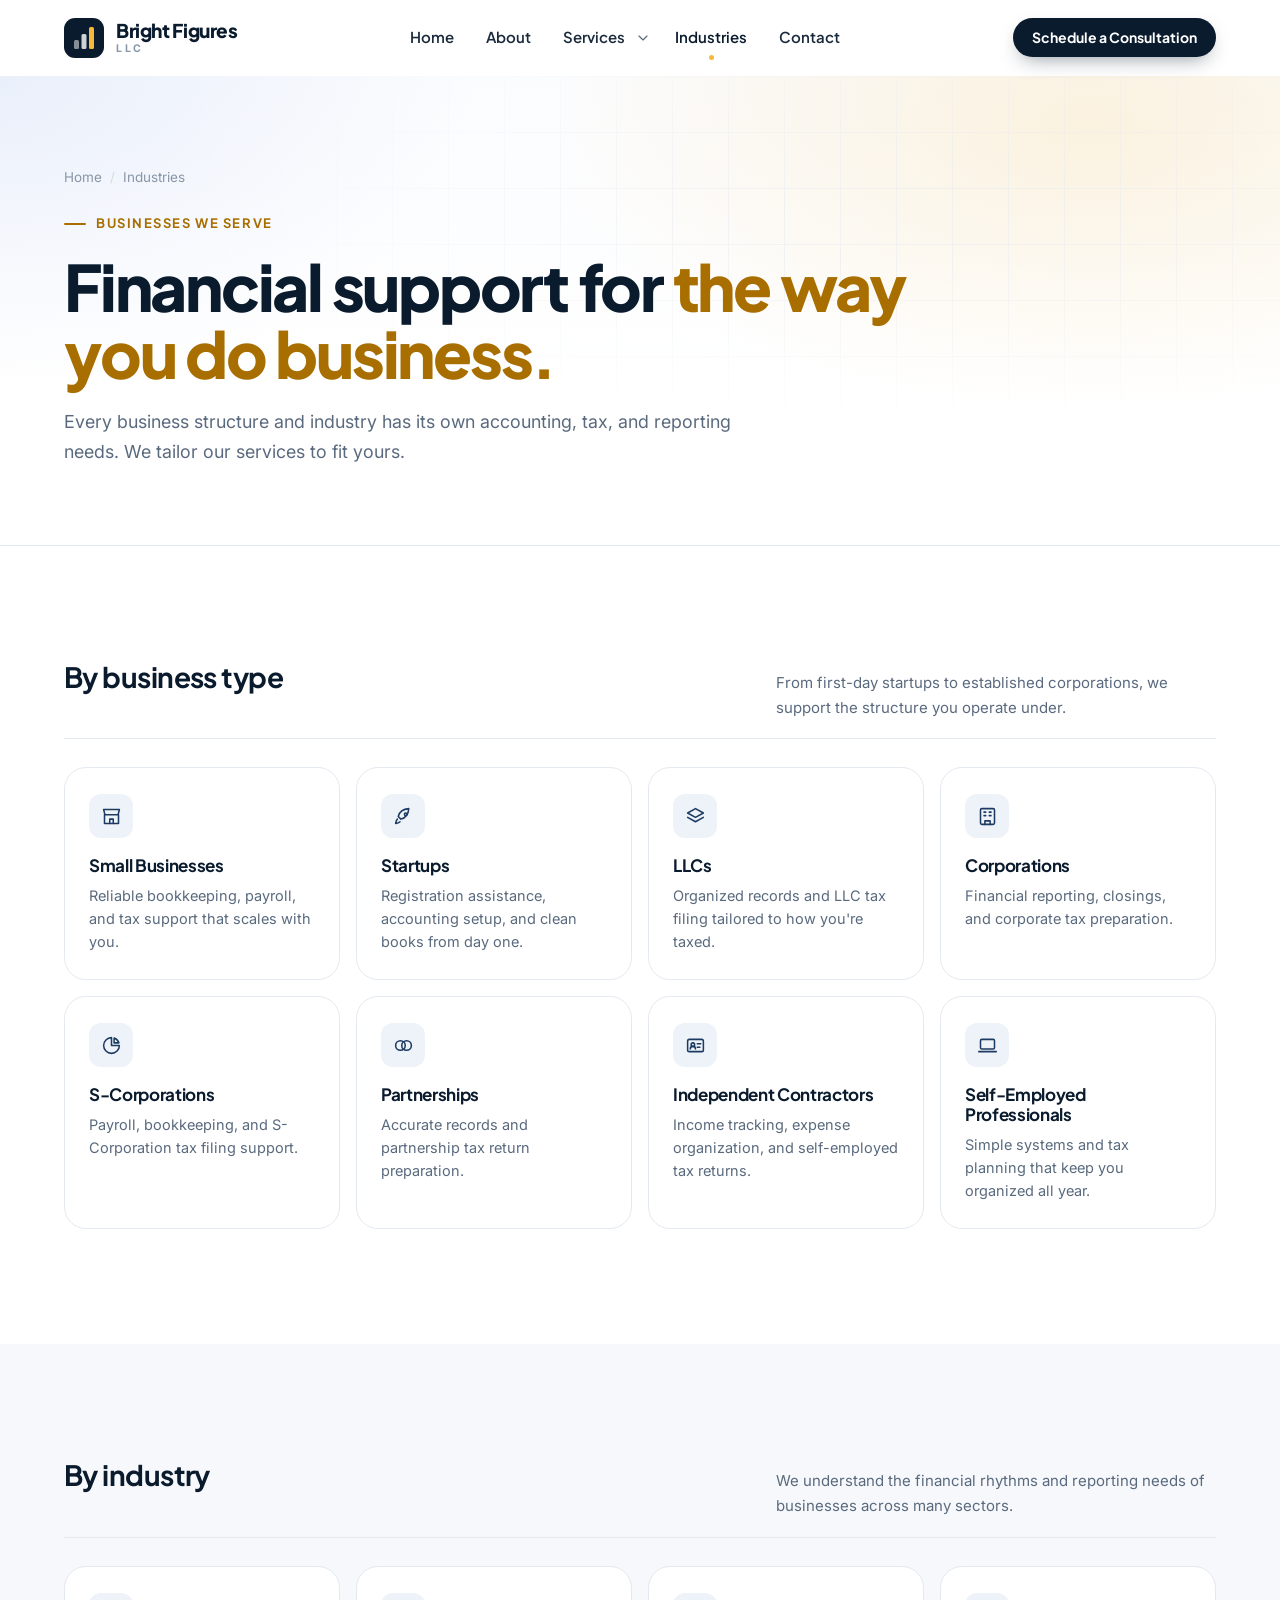
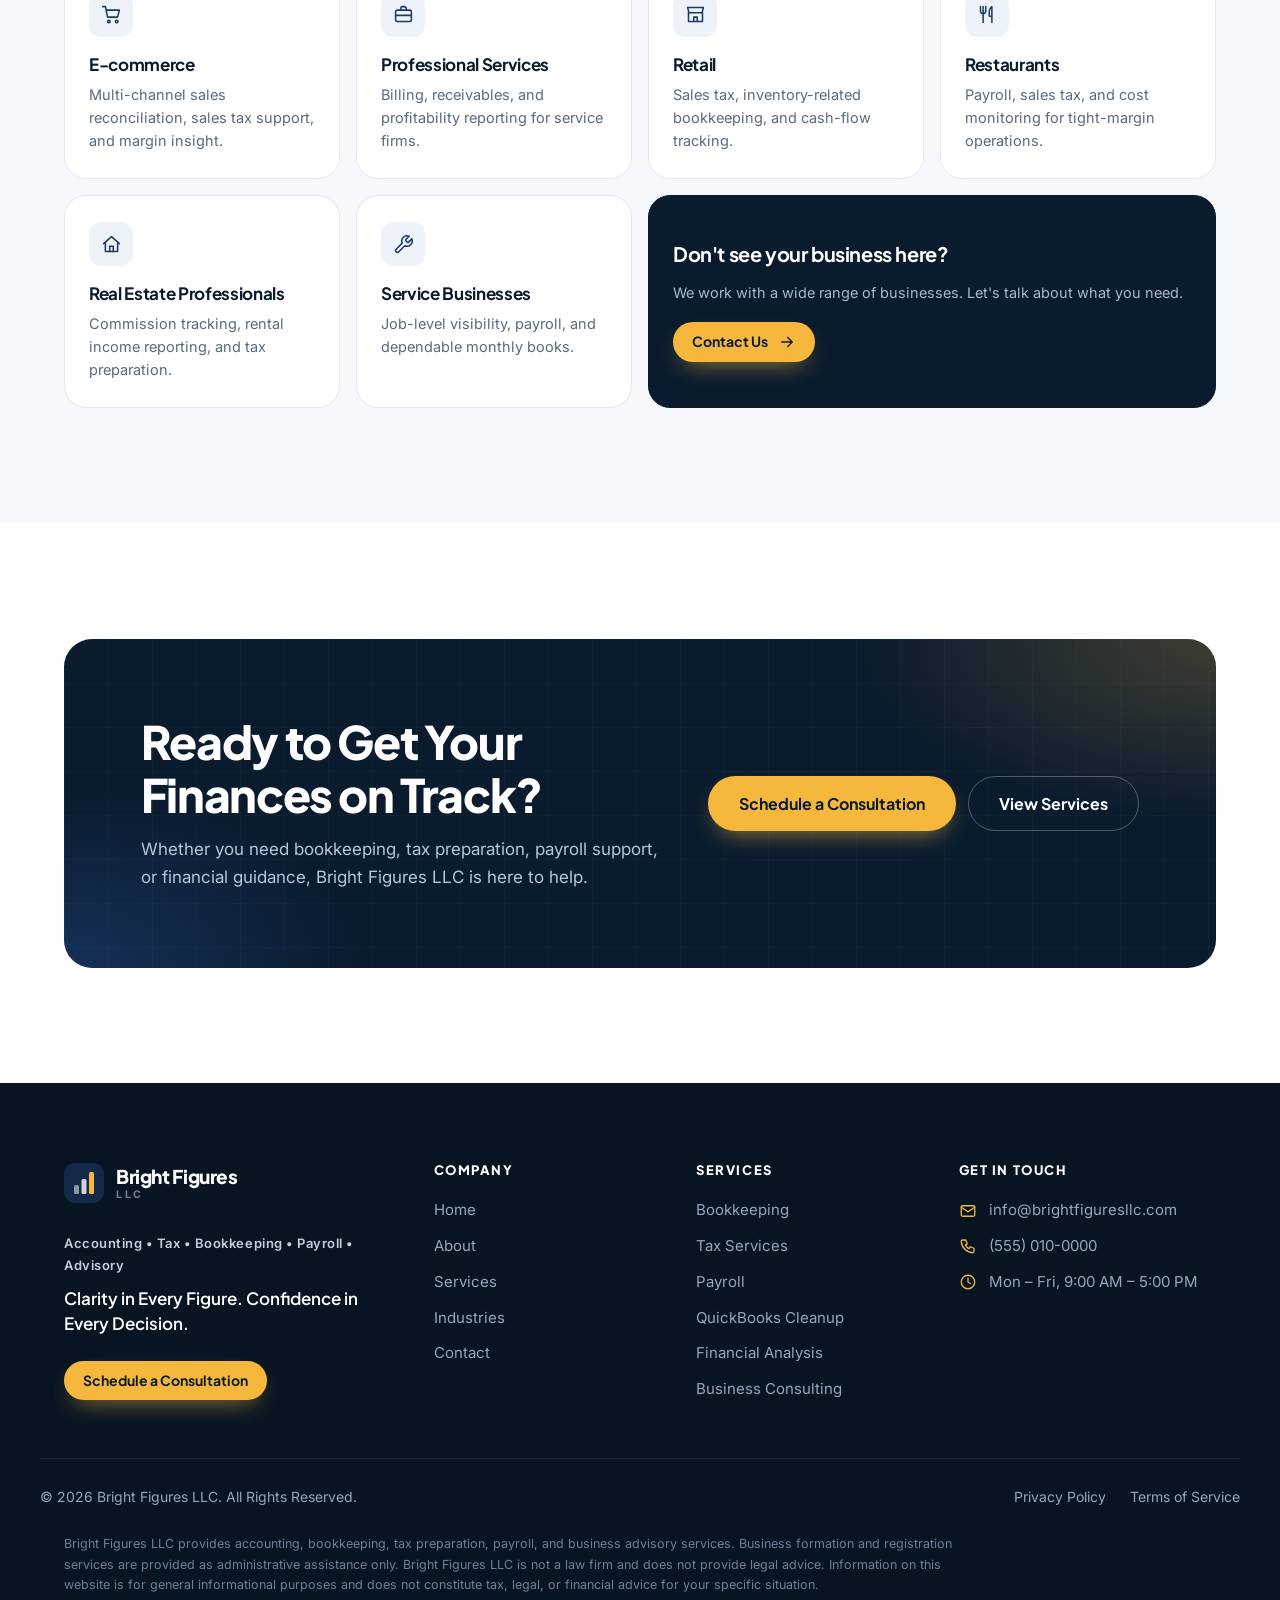
<file: industries.html>
<!doctype html>
<html lang="en">
<head>
<meta charset="utf-8">
<meta name="viewport" content="width=device-width, initial-scale=1">
<title>Businesses We Serve | Bright Figures LLC</title>
<meta name="description" content="Accounting, tax, and bookkeeping support for small businesses, startups, LLCs, corporations, S-corporations, partnerships, contractors, and more.">
<meta name="theme-color" content="#0a1b2e">
<meta property="og:type" content="website">
<meta property="og:site_name" content="Bright Figures LLC">
<meta property="og:title" content="Businesses We Serve | Bright Figures LLC">
<meta property="og:description" content="Accounting, tax, and bookkeeping support for small businesses, startups, LLCs, corporations, S-corporations, partnerships, contractors, and more.">
<link rel="icon" href="assets/img/favicon.svg" type="image/svg+xml">
<link rel="preconnect" href="https://fonts.googleapis.com">
<link rel="preconnect" href="https://fonts.gstatic.com" crossorigin>
<link href="https://fonts.googleapis.com/css2?family=Inter:wght@400;500;600;700&family=Plus+Jakarta+Sans:wght@600;700;800&display=swap" rel="stylesheet">
<link rel="stylesheet" href="assets/css/styles.css">
</head>
<body>
<a class="skip-link" href="#main">Skip to content</a>

<header class="site-header">
  <div class="container nav-wrap">
    <a class="brand" href="index.html" aria-label="Bright Figures LLC — Home">
      <svg class="brand-mark" viewBox="0 0 40 40" aria-hidden="true"><rect width="40" height="40" rx="11" fill="#0a1b2e"/><rect x="10" y="22" width="5" height="9" rx="1.5" fill="#fff" opacity=".5"/><rect x="17.5" y="16" width="5" height="15" rx="1.5" fill="#fff" opacity=".8"/><rect x="25" y="9" width="5" height="22" rx="1.5" fill="#f5b83d"/></svg>
      <span class="brand-text"><strong>Bright Figures</strong><small>LLC</small></span>
    </a>

    <nav class="primary-nav" id="primary-nav" aria-label="Primary">
      <ul class="nav-list">
        <li><a class="nav-link" href="index.html" data-nav="home">Home</a></li>
        <li><a class="nav-link" href="about.html" data-nav="about">About</a></li>
        <li class="has-mega">
          <a class="nav-link" href="services.html" data-nav="services">Services</a>
          <button class="sub-toggle" type="button" aria-expanded="false" aria-controls="mega-services" aria-label="Show services menu"><svg class="icon" aria-hidden="true"><use href="#i-chevron-down"/></svg></button>
          <div class="mega" id="mega-services">
            <div class="mega-grid">
              <div class="mega-col">
                <p class="mega-title">Accounting &amp; Bookkeeping</p>
                <ul>
                  <li><a href="services.html#bookkeeping"><svg class="icon" aria-hidden="true"><use href="#i-book"/></svg>Bookkeeping</a></li>
                  <li><a href="services.html#quickbooks-cleanup"><svg class="icon" aria-hidden="true"><use href="#i-sparkles"/></svg>QuickBooks Cleanup</a></li>
                  <li><a href="services.html#accounting-reporting"><svg class="icon" aria-hidden="true"><use href="#i-file-chart"/></svg>Accounting &amp; Reporting</a></li>
                  <li><a href="services.html#financial-analysis"><svg class="icon" aria-hidden="true"><use href="#i-trend"/></svg>Financial Analysis</a></li>
                  <li><a href="services.html#dashboards"><svg class="icon" aria-hidden="true"><use href="#i-dashboard"/></svg>Dashboards</a></li>
                </ul>
              </div>
              <div class="mega-col">
                <p class="mega-title">Tax</p>
                <ul>
                  <li><a href="services.html#business-tax"><svg class="icon" aria-hidden="true"><use href="#i-landmark"/></svg>Business Tax</a></li>
                  <li><a href="services.html#personal-tax"><svg class="icon" aria-hidden="true"><use href="#i-user"/></svg>Personal Tax</a></li>
                  <li><a href="services.html#sales-tax"><svg class="icon" aria-hidden="true"><use href="#i-receipt"/></svg>Sales Tax</a></li>
                </ul>
              </div>
              <div class="mega-col">
                <p class="mega-title">Business Services</p>
                <ul>
                  <li><a href="services.html#payroll"><svg class="icon" aria-hidden="true"><use href="#i-users"/></svg>Payroll</a></li>
                  <li><a href="services.html#business-registration"><svg class="icon" aria-hidden="true"><use href="#i-building"/></svg>Registration &amp; Setup</a></li>
                </ul>
              </div>
              <div class="mega-col">
                <p class="mega-title">Advisory</p>
                <ul>
                  <li><a href="services.html#consulting"><svg class="icon" aria-hidden="true"><use href="#i-compass"/></svg>Consulting</a></li>
                  <li><a href="services.html#financial-planning"><svg class="icon" aria-hidden="true"><use href="#i-calendar"/></svg>Financial Planning</a></li>
                  <li><a href="services.html#business-insights"><svg class="icon" aria-hidden="true"><use href="#i-bulb"/></svg>Business Insights</a></li>
                </ul>
              </div>
            </div>
            <div class="mega-foot">
              <p>Not sure what you need? We'll help you figure it out.</p>
              <a class="link-arrow" href="services.html">View all services <svg class="icon" aria-hidden="true"><use href="#i-arrow-right"/></svg></a>
            </div>
          </div>
        </li>
        <li><a class="nav-link" href="industries.html" data-nav="industries" aria-current="page">Industries</a></li>
        <li><a class="nav-link" href="contact.html" data-nav="contact">Contact</a></li>
      </ul>
      <div class="nav-mobile-cta">
        <a class="btn btn-primary btn-lg" href="contact.html">Schedule a Consultation</a>
        <a class="btn btn-outline btn-lg" href="contact.html">Get Started</a>
      </div>
    </nav>

    <div class="nav-actions">
      <a class="btn btn-primary btn-sm" href="contact.html">Schedule a Consultation</a>
      <button class="nav-toggle" type="button" aria-expanded="false" aria-controls="primary-nav" aria-label="Open menu">
        <svg class="icon i-open" aria-hidden="true"><use href="#i-menu"/></svg>
        <svg class="icon i-close" aria-hidden="true"><use href="#i-x"/></svg>
      </button>
    </div>
  </div>
</header>

<main id="main">
<section class="page-hero">
  <div class="hero-bg" aria-hidden="true"></div>
  <div class="container">
    <nav class="crumbs" aria-label="Breadcrumb"><a href="index.html">Home</a><span aria-hidden="true">/</span><span>Industries</span></nav>
    <p class="eyebrow">Businesses We Serve</p>
    <h1 class="h-display">Financial support for <span class="hl">the way you do business.</span></h1>
    <p class="lead">Every business structure and industry has its own accounting, tax, and reporting needs. We tailor our services to fit yours.</p>
  </div>
</section>

<section class="section">
  <div class="container">
    <div class="group-title reveal">
      <h2>By business type</h2>
      <p>From first-day startups to established corporations, we support the structure you operate under.</p>
    </div>
    <div class="ind-grid reveal-stagger">
      <article class="ind-card"><span class="svc-icon"><svg class="icon" aria-hidden="true"><use href="#i-store"/></svg></span><h3>Small Businesses</h3><p>Reliable bookkeeping, payroll, and tax support that scales with you.</p></article>
      <article class="ind-card"><span class="svc-icon"><svg class="icon" aria-hidden="true"><use href="#i-rocket"/></svg></span><h3>Startups</h3><p>Registration assistance, accounting setup, and clean books from day one.</p></article>
      <article class="ind-card"><span class="svc-icon"><svg class="icon" aria-hidden="true"><use href="#i-layers"/></svg></span><h3>LLCs</h3><p>Organized records and LLC tax filing tailored to how you're taxed.</p></article>
      <article class="ind-card"><span class="svc-icon"><svg class="icon" aria-hidden="true"><use href="#i-building"/></svg></span><h3>Corporations</h3><p>Financial reporting, closings, and corporate tax preparation.</p></article>
      <article class="ind-card"><span class="svc-icon"><svg class="icon" aria-hidden="true"><use href="#i-pie"/></svg></span><h3>S-Corporations</h3><p>Payroll, bookkeeping, and S-Corporation tax filing support.</p></article>
      <article class="ind-card"><span class="svc-icon"><svg class="icon" aria-hidden="true"><use href="#i-circles"/></svg></span><h3>Partnerships</h3><p>Accurate records and partnership tax return preparation.</p></article>
      <article class="ind-card"><span class="svc-icon"><svg class="icon" aria-hidden="true"><use href="#i-id-card"/></svg></span><h3>Independent Contractors</h3><p>Income tracking, expense organization, and self-employed tax returns.</p></article>
      <article class="ind-card"><span class="svc-icon"><svg class="icon" aria-hidden="true"><use href="#i-laptop"/></svg></span><h3>Self-Employed Professionals</h3><p>Simple systems and tax planning that keep you organized all year.</p></article>
    </div>
  </div>
</section>

<section class="section section-soft">
  <div class="container">
    <div class="group-title reveal">
      <h2>By industry</h2>
      <p>We understand the financial rhythms and reporting needs of businesses across many sectors.</p>
    </div>
    <div class="ind-grid reveal-stagger">
      <article class="ind-card"><span class="svc-icon"><svg class="icon" aria-hidden="true"><use href="#i-cart"/></svg></span><h3>E-commerce</h3><p>Multi-channel sales reconciliation, sales tax support, and margin insight.</p></article>
      <article class="ind-card"><span class="svc-icon"><svg class="icon" aria-hidden="true"><use href="#i-briefcase"/></svg></span><h3>Professional Services</h3><p>Billing, receivables, and profitability reporting for service firms.</p></article>
      <article class="ind-card"><span class="svc-icon"><svg class="icon" aria-hidden="true"><use href="#i-store"/></svg></span><h3>Retail</h3><p>Sales tax, inventory-related bookkeeping, and cash-flow tracking.</p></article>
      <article class="ind-card"><span class="svc-icon"><svg class="icon" aria-hidden="true"><use href="#i-utensils"/></svg></span><h3>Restaurants</h3><p>Payroll, sales tax, and cost monitoring for tight-margin operations.</p></article>
      <article class="ind-card"><span class="svc-icon"><svg class="icon" aria-hidden="true"><use href="#i-home"/></svg></span><h3>Real Estate Professionals</h3><p>Commission tracking, rental income reporting, and tax preparation.</p></article>
      <article class="ind-card"><span class="svc-icon"><svg class="icon" aria-hidden="true"><use href="#i-wrench"/></svg></span><h3>Service Businesses</h3><p>Job-level visibility, payroll, and dependable monthly books.</p></article>
      <div class="ind-card ind-cta">
        <h3>Don't see your business here?</h3>
        <p>We work with a wide range of businesses. Let's talk about what you need.</p>
        <a class="btn btn-gold btn-sm" href="contact.html">Contact Us <svg class="icon" aria-hidden="true"><use href="#i-arrow-right"/></svg></a>
      </div>
    </div>
  </div>
</section>

<section class="section">
  <div class="container">
    <div class="cta-band reveal">
      <div>
        <h2 class="h-xl">Ready to Get Your Finances on Track?</h2>
        <p>Whether you need bookkeeping, tax preparation, payroll support, or financial guidance, Bright Figures LLC is here to help.</p>
      </div>
      <div class="cta-actions">
        <a class="btn btn-gold btn-lg" href="contact.html">Schedule a Consultation</a>
        <a class="btn btn-ghost-light btn-lg" href="services.html">View Services</a>
      </div>
    </div>
  </div>
</section>
</main>

<footer class="site-footer">
  <div class="container footer-grid">
    <div class="footer-brand">
      <a class="brand" href="index.html" aria-label="Bright Figures LLC — Home">
        <svg class="brand-mark" viewBox="0 0 40 40" aria-hidden="true"><rect width="40" height="40" rx="11" fill="#12294a"/><rect x="10" y="22" width="5" height="9" rx="1.5" fill="#fff" opacity=".5"/><rect x="17.5" y="16" width="5" height="15" rx="1.5" fill="#fff" opacity=".8"/><rect x="25" y="9" width="5" height="22" rx="1.5" fill="#f5b83d"/></svg>
        <span class="brand-text"><strong>Bright Figures</strong><small>LLC</small></span>
      </a>
      <p class="services-line">Accounting • Tax • Bookkeeping • Payroll • Advisory</p>
      <p class="tagline">Clarity in Every Figure. Confidence in Every Decision.</p>
      <a class="btn btn-gold btn-sm" href="contact.html">Schedule a Consultation</a>
    </div>
    <div>
      <h4>Company</h4>
      <ul class="footer-links">
        <li><a href="index.html">Home</a></li>
        <li><a href="about.html">About</a></li>
        <li><a href="services.html">Services</a></li>
        <li><a href="industries.html">Industries</a></li>
        <li><a href="contact.html">Contact</a></li>
      </ul>
    </div>
    <div>
      <h4>Services</h4>
      <ul class="footer-links">
        <li><a href="services.html#bookkeeping">Bookkeeping</a></li>
        <li><a href="services.html#business-tax">Tax Services</a></li>
        <li><a href="services.html#payroll">Payroll</a></li>
        <li><a href="services.html#quickbooks-cleanup">QuickBooks Cleanup</a></li>
        <li><a href="services.html#financial-analysis">Financial Analysis</a></li>
        <li><a href="services.html#consulting">Business Consulting</a></li>
      </ul>
    </div>
    <div>
      <h4>Get in Touch</h4>
      <ul class="footer-links footer-contact">
        <li><svg class="icon" aria-hidden="true"><use href="#i-mail"/></svg><a href="mailto:info@brightfiguresllc.com">info@brightfiguresllc.com</a></li>
        <li><svg class="icon" aria-hidden="true"><use href="#i-phone"/></svg><a href="tel:+15550100000">(555) 010-0000</a></li>
        <li><svg class="icon" aria-hidden="true"><use href="#i-clock"/></svg><span>Mon – Fri, 9:00 AM – 5:00 PM</span></li>
      </ul>
    </div>
  </div>
  <div class="container footer-bottom">
    <p>© <span data-year>2026</span> Bright Figures LLC. All Rights Reserved.</p>
    <nav aria-label="Legal">
      <a href="privacy.html">Privacy Policy</a>
      <a href="terms.html">Terms of Service</a>
    </nav>
  </div>
  <div class="container">
    <p class="disclaimer">Bright Figures LLC provides accounting, bookkeeping, tax preparation, payroll, and business advisory services. Business formation and registration services are provided as administrative assistance only. Bright Figures LLC is not a law firm and does not provide legal advice. Information on this website is for general informational purposes and does not constitute tax, legal, or financial advice for your specific situation.</p>
  </div>
</footer>

<script src="assets/js/main.js"></script>
</body>
</html>
</file>
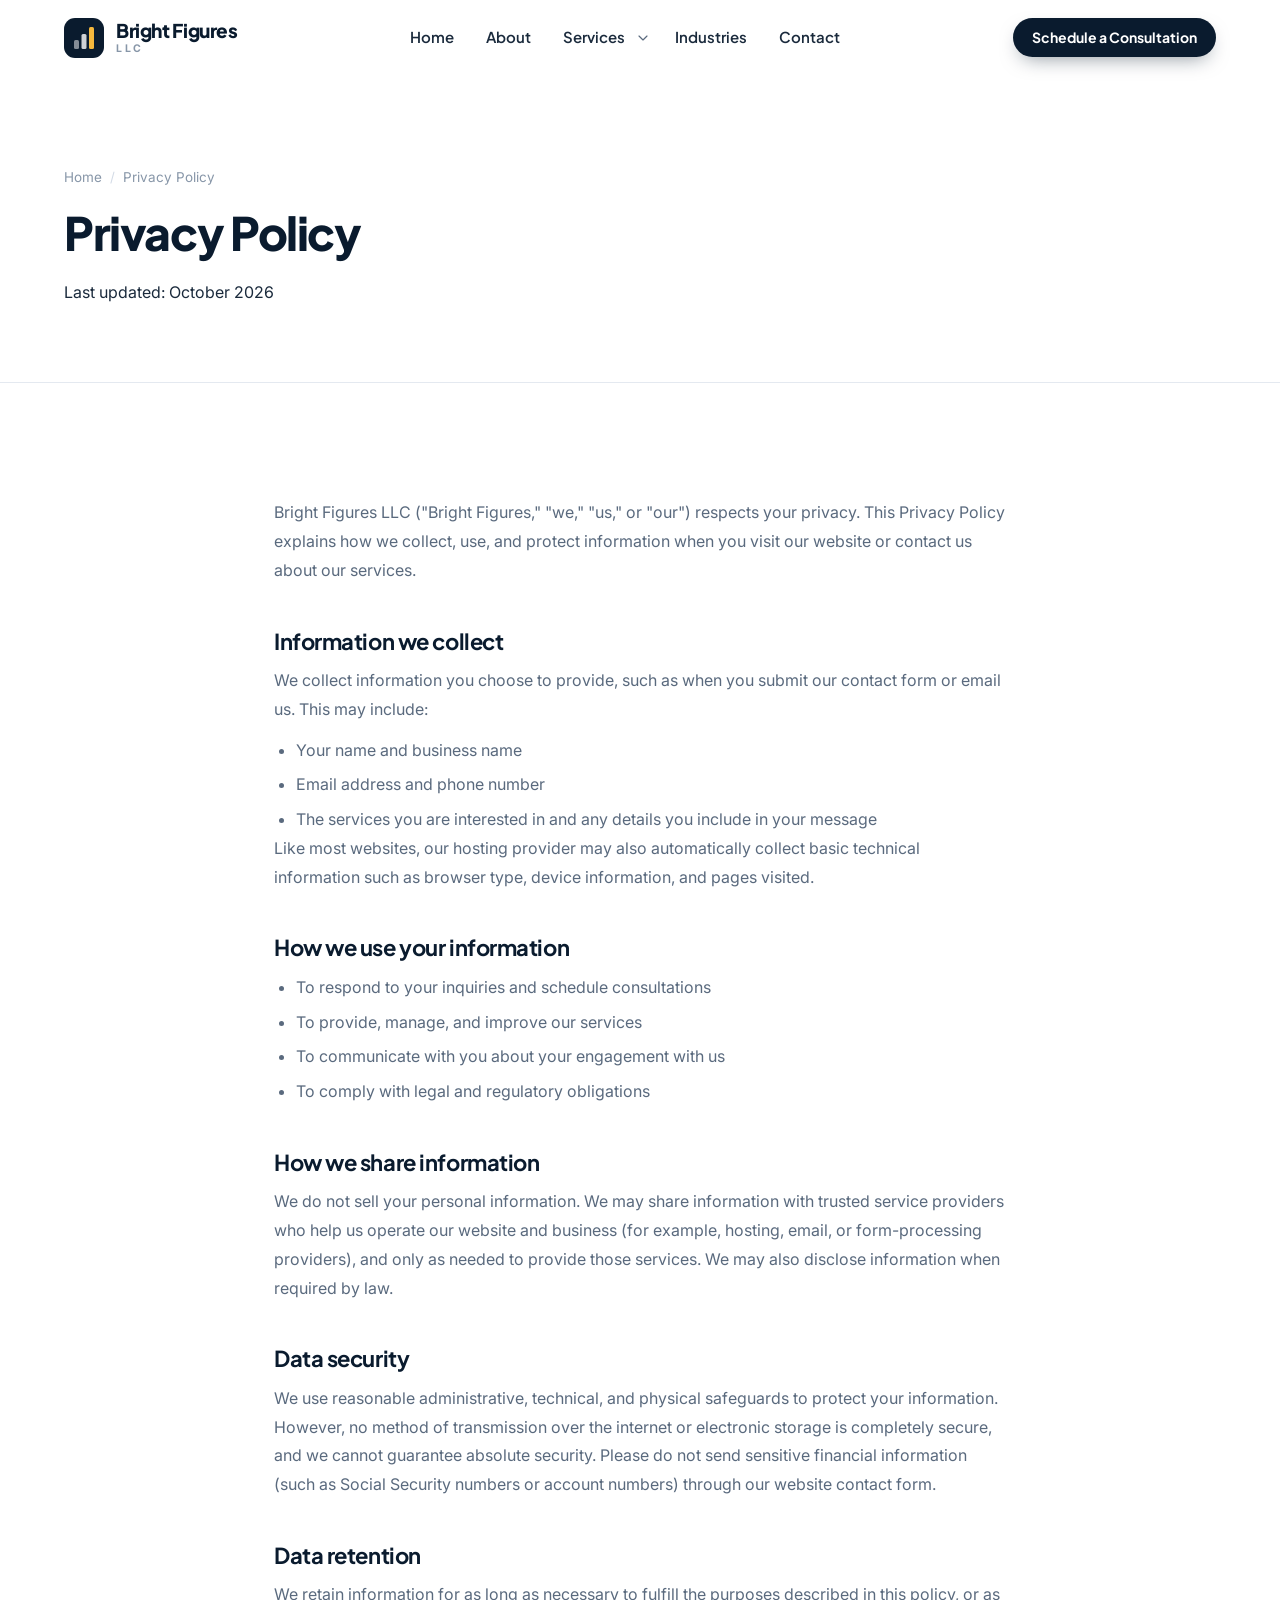
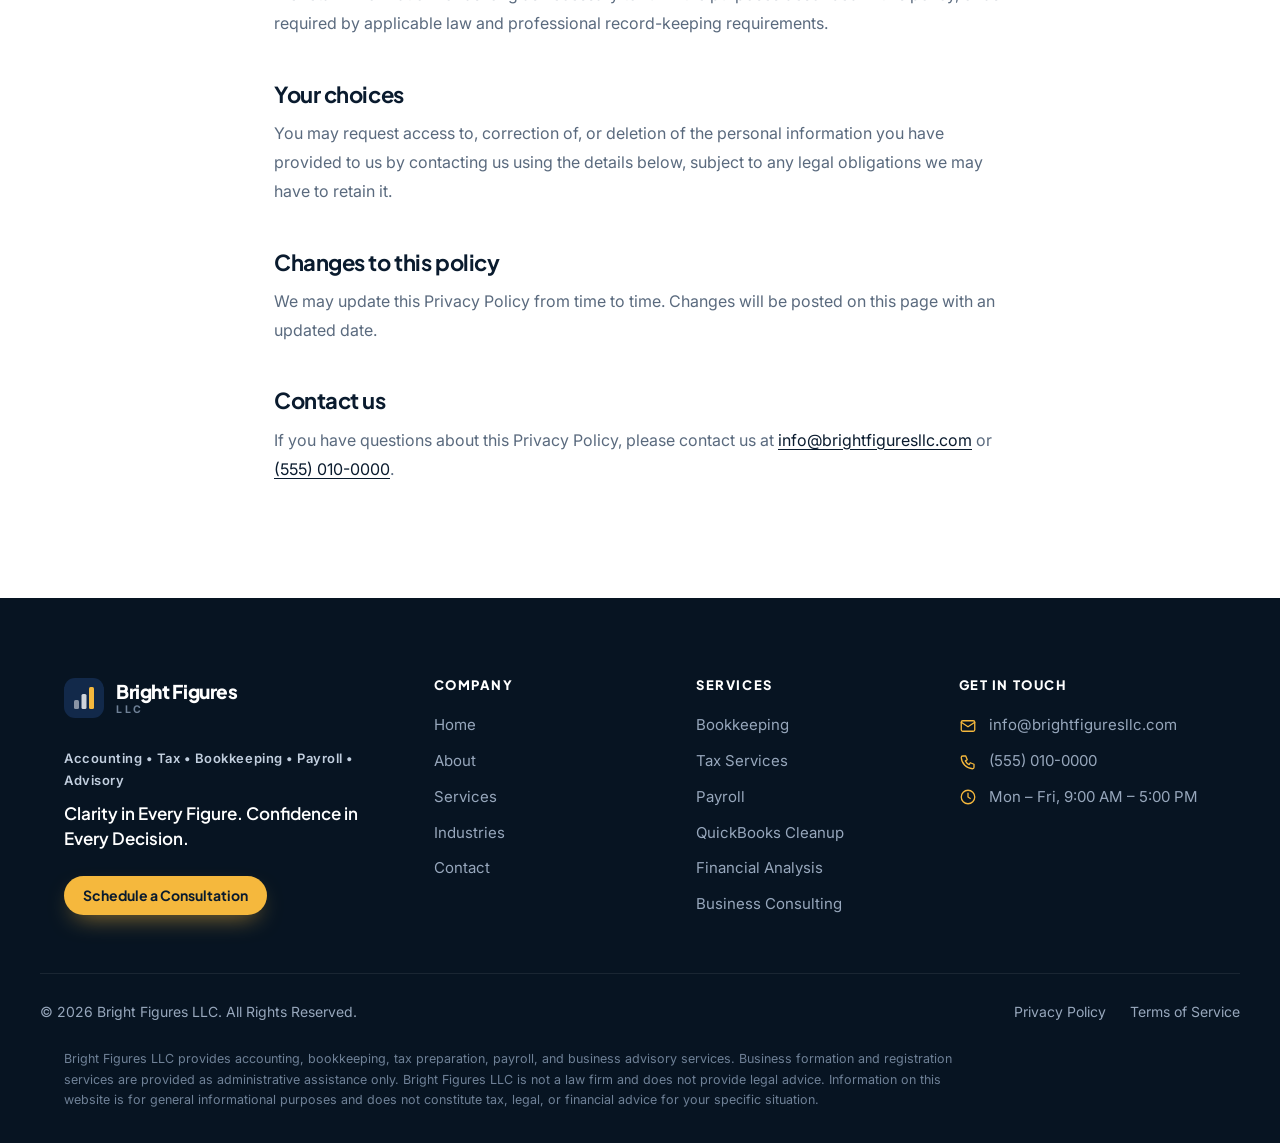
<file: privacy.html>
<!doctype html>
<html lang="en">
<head>
<meta charset="utf-8">
<meta name="viewport" content="width=device-width, initial-scale=1">
<title>Privacy Policy | Bright Figures LLC</title>
<meta name="description" content="How Bright Figures LLC collects, uses, and protects your information.">
<meta name="theme-color" content="#0a1b2e">
<meta property="og:type" content="website">
<meta property="og:site_name" content="Bright Figures LLC">
<meta property="og:title" content="Privacy Policy | Bright Figures LLC">
<meta property="og:description" content="How Bright Figures LLC collects, uses, and protects your information.">
<link rel="icon" href="assets/img/favicon.svg" type="image/svg+xml">
<link rel="preconnect" href="https://fonts.googleapis.com">
<link rel="preconnect" href="https://fonts.gstatic.com" crossorigin>
<link href="https://fonts.googleapis.com/css2?family=Inter:wght@400;500;600;700&family=Plus+Jakarta+Sans:wght@600;700;800&display=swap" rel="stylesheet">
<link rel="stylesheet" href="assets/css/styles.css">
</head>
<body>
<a class="skip-link" href="#main">Skip to content</a>

<header class="site-header">
  <div class="container nav-wrap">
    <a class="brand" href="index.html" aria-label="Bright Figures LLC — Home">
      <svg class="brand-mark" viewBox="0 0 40 40" aria-hidden="true"><rect width="40" height="40" rx="11" fill="#0a1b2e"/><rect x="10" y="22" width="5" height="9" rx="1.5" fill="#fff" opacity=".5"/><rect x="17.5" y="16" width="5" height="15" rx="1.5" fill="#fff" opacity=".8"/><rect x="25" y="9" width="5" height="22" rx="1.5" fill="#f5b83d"/></svg>
      <span class="brand-text"><strong>Bright Figures</strong><small>LLC</small></span>
    </a>

    <nav class="primary-nav" id="primary-nav" aria-label="Primary">
      <ul class="nav-list">
        <li><a class="nav-link" href="index.html" data-nav="home">Home</a></li>
        <li><a class="nav-link" href="about.html" data-nav="about">About</a></li>
        <li class="has-mega">
          <a class="nav-link" href="services.html" data-nav="services">Services</a>
          <button class="sub-toggle" type="button" aria-expanded="false" aria-controls="mega-services" aria-label="Show services menu"><svg class="icon" aria-hidden="true"><use href="#i-chevron-down"/></svg></button>
          <div class="mega" id="mega-services">
            <div class="mega-grid">
              <div class="mega-col">
                <p class="mega-title">Accounting &amp; Bookkeeping</p>
                <ul>
                  <li><a href="services.html#bookkeeping"><svg class="icon" aria-hidden="true"><use href="#i-book"/></svg>Bookkeeping</a></li>
                  <li><a href="services.html#quickbooks-cleanup"><svg class="icon" aria-hidden="true"><use href="#i-sparkles"/></svg>QuickBooks Cleanup</a></li>
                  <li><a href="services.html#accounting-reporting"><svg class="icon" aria-hidden="true"><use href="#i-file-chart"/></svg>Accounting &amp; Reporting</a></li>
                  <li><a href="services.html#financial-analysis"><svg class="icon" aria-hidden="true"><use href="#i-trend"/></svg>Financial Analysis</a></li>
                  <li><a href="services.html#dashboards"><svg class="icon" aria-hidden="true"><use href="#i-dashboard"/></svg>Dashboards</a></li>
                </ul>
              </div>
              <div class="mega-col">
                <p class="mega-title">Tax</p>
                <ul>
                  <li><a href="services.html#business-tax"><svg class="icon" aria-hidden="true"><use href="#i-landmark"/></svg>Business Tax</a></li>
                  <li><a href="services.html#personal-tax"><svg class="icon" aria-hidden="true"><use href="#i-user"/></svg>Personal Tax</a></li>
                  <li><a href="services.html#sales-tax"><svg class="icon" aria-hidden="true"><use href="#i-receipt"/></svg>Sales Tax</a></li>
                </ul>
              </div>
              <div class="mega-col">
                <p class="mega-title">Business Services</p>
                <ul>
                  <li><a href="services.html#payroll"><svg class="icon" aria-hidden="true"><use href="#i-users"/></svg>Payroll</a></li>
                  <li><a href="services.html#business-registration"><svg class="icon" aria-hidden="true"><use href="#i-building"/></svg>Registration &amp; Setup</a></li>
                </ul>
              </div>
              <div class="mega-col">
                <p class="mega-title">Advisory</p>
                <ul>
                  <li><a href="services.html#consulting"><svg class="icon" aria-hidden="true"><use href="#i-compass"/></svg>Consulting</a></li>
                  <li><a href="services.html#financial-planning"><svg class="icon" aria-hidden="true"><use href="#i-calendar"/></svg>Financial Planning</a></li>
                  <li><a href="services.html#business-insights"><svg class="icon" aria-hidden="true"><use href="#i-bulb"/></svg>Business Insights</a></li>
                </ul>
              </div>
            </div>
            <div class="mega-foot">
              <p>Not sure what you need? We'll help you figure it out.</p>
              <a class="link-arrow" href="services.html">View all services <svg class="icon" aria-hidden="true"><use href="#i-arrow-right"/></svg></a>
            </div>
          </div>
        </li>
        <li><a class="nav-link" href="industries.html" data-nav="industries">Industries</a></li>
        <li><a class="nav-link" href="contact.html" data-nav="contact">Contact</a></li>
      </ul>
      <div class="nav-mobile-cta">
        <a class="btn btn-primary btn-lg" href="contact.html">Schedule a Consultation</a>
        <a class="btn btn-outline btn-lg" href="contact.html">Get Started</a>
      </div>
    </nav>

    <div class="nav-actions">
      <a class="btn btn-primary btn-sm" href="contact.html">Schedule a Consultation</a>
      <button class="nav-toggle" type="button" aria-expanded="false" aria-controls="primary-nav" aria-label="Open menu">
        <svg class="icon i-open" aria-hidden="true"><use href="#i-menu"/></svg>
        <svg class="icon i-close" aria-hidden="true"><use href="#i-x"/></svg>
      </button>
    </div>
  </div>
</header>

<main id="main">
<!-- TEMPLATE: have this policy reviewed by a qualified professional before publishing. -->
<section class="page-hero">
  <div class="container">
    <nav class="crumbs" aria-label="Breadcrumb"><a href="index.html">Home</a><span aria-hidden="true">/</span><span>Privacy Policy</span></nav>
    <h1 class="h-xl">Privacy Policy</h1>
    <p class="updated">Last updated: October 2026</p>
  </div>
</section>

<section class="section">
  <div class="container legal">
    <p>Bright Figures LLC ("Bright Figures," "we," "us," or "our") respects your privacy. This Privacy Policy explains how we collect, use, and protect information when you visit our website or contact us about our services.</p>

    <h2>Information we collect</h2>
    <p>We collect information you choose to provide, such as when you submit our contact form or email us. This may include:</p>
    <ul>
      <li>Your name and business name</li>
      <li>Email address and phone number</li>
      <li>The services you are interested in and any details you include in your message</li>
    </ul>
    <p>Like most websites, our hosting provider may also automatically collect basic technical information such as browser type, device information, and pages visited.</p>

    <h2>How we use your information</h2>
    <ul>
      <li>To respond to your inquiries and schedule consultations</li>
      <li>To provide, manage, and improve our services</li>
      <li>To communicate with you about your engagement with us</li>
      <li>To comply with legal and regulatory obligations</li>
    </ul>

    <h2>How we share information</h2>
    <p>We do not sell your personal information. We may share information with trusted service providers who help us operate our website and business (for example, hosting, email, or form-processing providers), and only as needed to provide those services. We may also disclose information when required by law.</p>

    <h2>Data security</h2>
    <p>We use reasonable administrative, technical, and physical safeguards to protect your information. However, no method of transmission over the internet or electronic storage is completely secure, and we cannot guarantee absolute security. Please do not send sensitive financial information (such as Social Security numbers or account numbers) through our website contact form.</p>

    <h2>Data retention</h2>
    <p>We retain information for as long as necessary to fulfill the purposes described in this policy, or as required by applicable law and professional record-keeping requirements.</p>

    <h2>Your choices</h2>
    <p>You may request access to, correction of, or deletion of the personal information you have provided to us by contacting us using the details below, subject to any legal obligations we may have to retain it.</p>

    <h2>Changes to this policy</h2>
    <p>We may update this Privacy Policy from time to time. Changes will be posted on this page with an updated date.</p>

    <h2>Contact us</h2>
    <p>If you have questions about this Privacy Policy, please contact us at <a href="mailto:info@brightfiguresllc.com">info@brightfiguresllc.com</a> or <a href="tel:+15550100000">(555) 010-0000</a>.</p>
  </div>
</section>
</main>

<footer class="site-footer">
  <div class="container footer-grid">
    <div class="footer-brand">
      <a class="brand" href="index.html" aria-label="Bright Figures LLC — Home">
        <svg class="brand-mark" viewBox="0 0 40 40" aria-hidden="true"><rect width="40" height="40" rx="11" fill="#12294a"/><rect x="10" y="22" width="5" height="9" rx="1.5" fill="#fff" opacity=".5"/><rect x="17.5" y="16" width="5" height="15" rx="1.5" fill="#fff" opacity=".8"/><rect x="25" y="9" width="5" height="22" rx="1.5" fill="#f5b83d"/></svg>
        <span class="brand-text"><strong>Bright Figures</strong><small>LLC</small></span>
      </a>
      <p class="services-line">Accounting • Tax • Bookkeeping • Payroll • Advisory</p>
      <p class="tagline">Clarity in Every Figure. Confidence in Every Decision.</p>
      <a class="btn btn-gold btn-sm" href="contact.html">Schedule a Consultation</a>
    </div>
    <div>
      <h4>Company</h4>
      <ul class="footer-links">
        <li><a href="index.html">Home</a></li>
        <li><a href="about.html">About</a></li>
        <li><a href="services.html">Services</a></li>
        <li><a href="industries.html">Industries</a></li>
        <li><a href="contact.html">Contact</a></li>
      </ul>
    </div>
    <div>
      <h4>Services</h4>
      <ul class="footer-links">
        <li><a href="services.html#bookkeeping">Bookkeeping</a></li>
        <li><a href="services.html#business-tax">Tax Services</a></li>
        <li><a href="services.html#payroll">Payroll</a></li>
        <li><a href="services.html#quickbooks-cleanup">QuickBooks Cleanup</a></li>
        <li><a href="services.html#financial-analysis">Financial Analysis</a></li>
        <li><a href="services.html#consulting">Business Consulting</a></li>
      </ul>
    </div>
    <div>
      <h4>Get in Touch</h4>
      <ul class="footer-links footer-contact">
        <li><svg class="icon" aria-hidden="true"><use href="#i-mail"/></svg><a href="mailto:info@brightfiguresllc.com">info@brightfiguresllc.com</a></li>
        <li><svg class="icon" aria-hidden="true"><use href="#i-phone"/></svg><a href="tel:+15550100000">(555) 010-0000</a></li>
        <li><svg class="icon" aria-hidden="true"><use href="#i-clock"/></svg><span>Mon – Fri, 9:00 AM – 5:00 PM</span></li>
      </ul>
    </div>
  </div>
  <div class="container footer-bottom">
    <p>© <span data-year>2026</span> Bright Figures LLC. All Rights Reserved.</p>
    <nav aria-label="Legal">
      <a href="privacy.html">Privacy Policy</a>
      <a href="terms.html">Terms of Service</a>
    </nav>
  </div>
  <div class="container">
    <p class="disclaimer">Bright Figures LLC provides accounting, bookkeeping, tax preparation, payroll, and business advisory services. Business formation and registration services are provided as administrative assistance only. Bright Figures LLC is not a law firm and does not provide legal advice. Information on this website is for general informational purposes and does not constitute tax, legal, or financial advice for your specific situation.</p>
  </div>
</footer>

<script src="assets/js/main.js"></script>
</body>
</html>
</file>
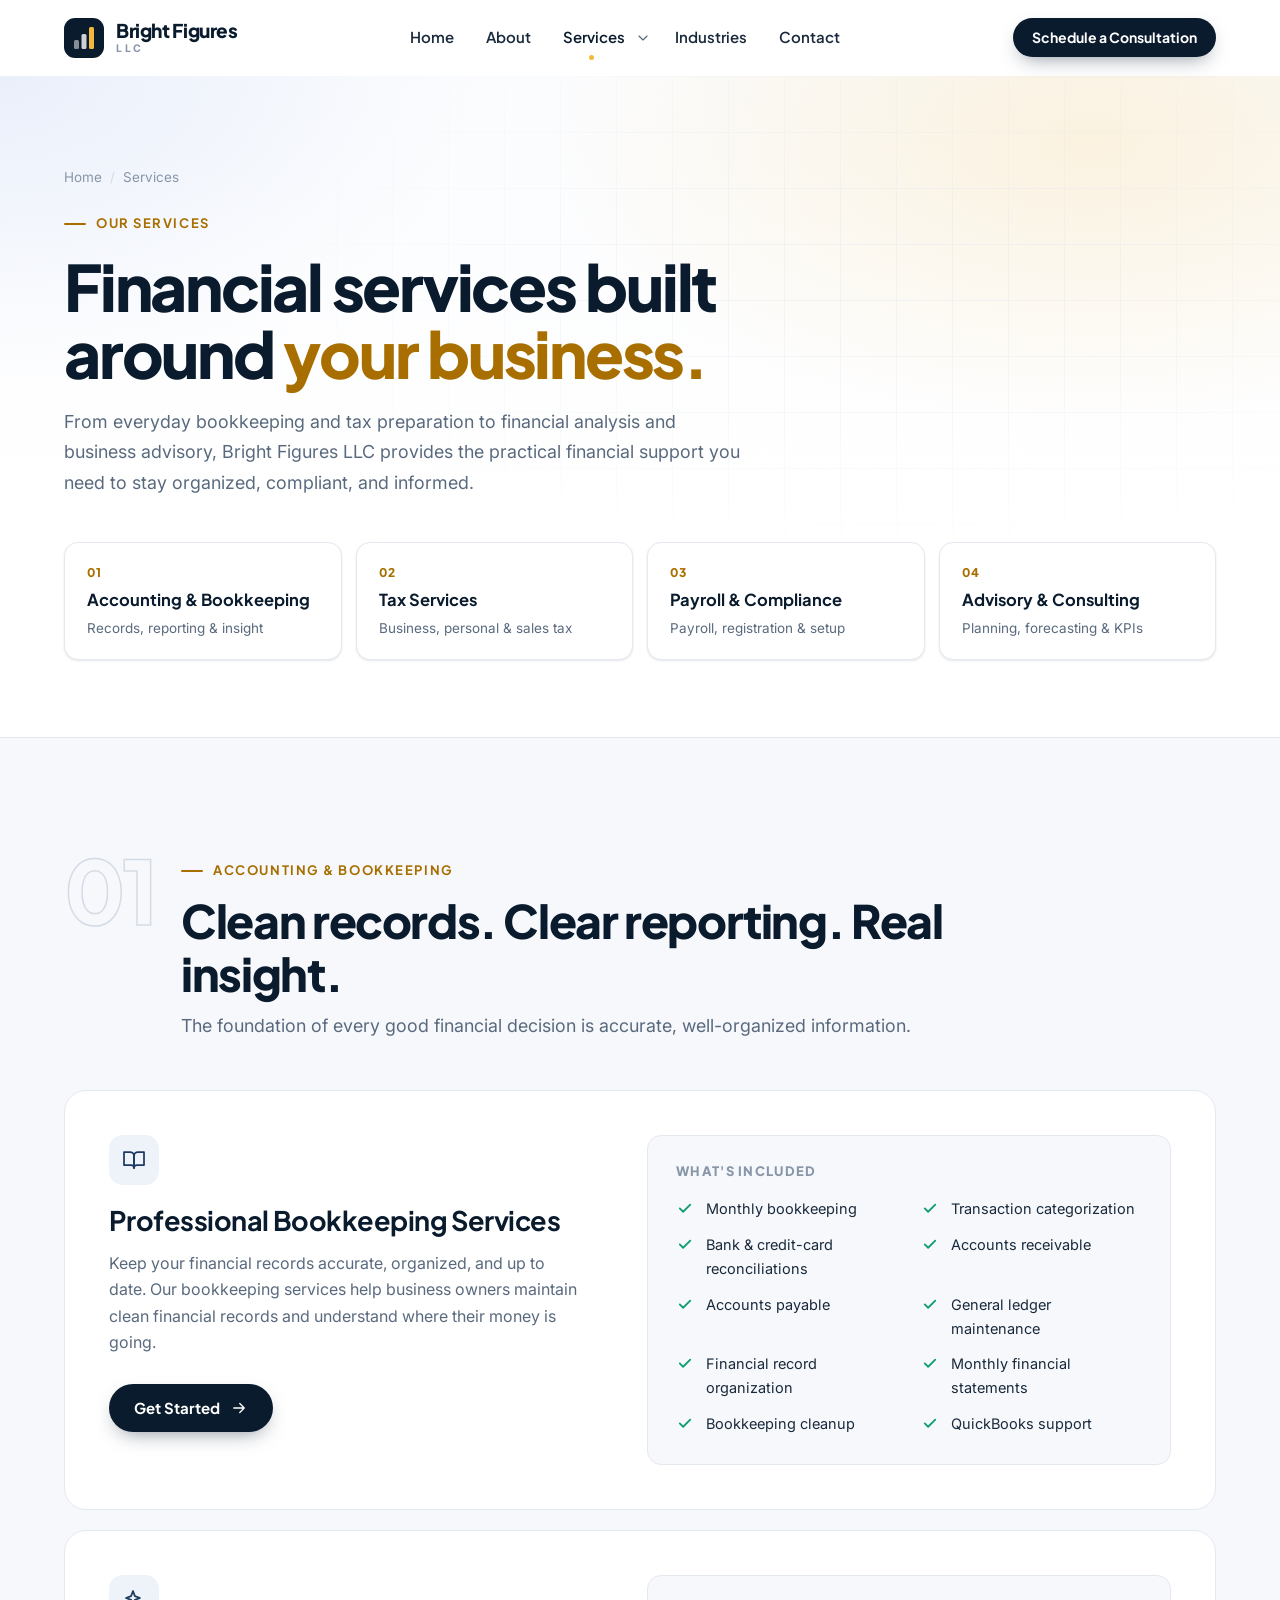
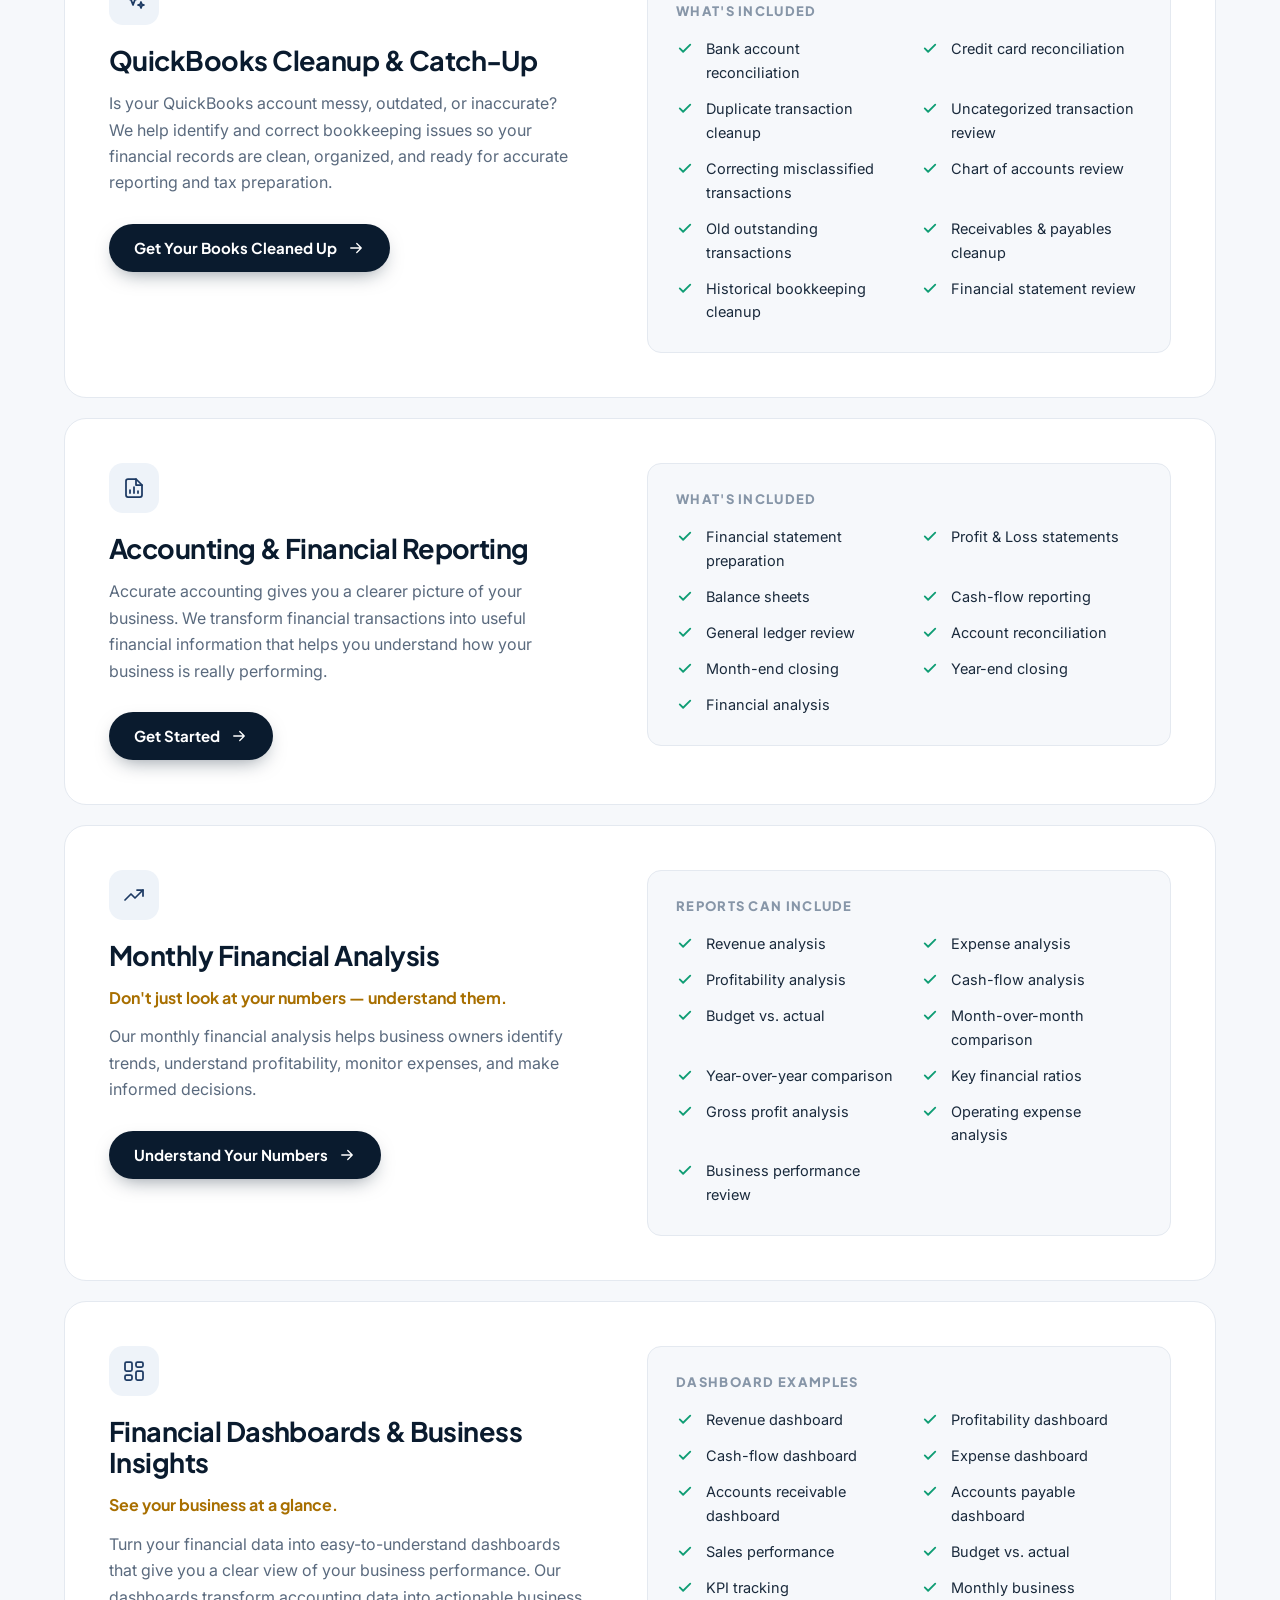
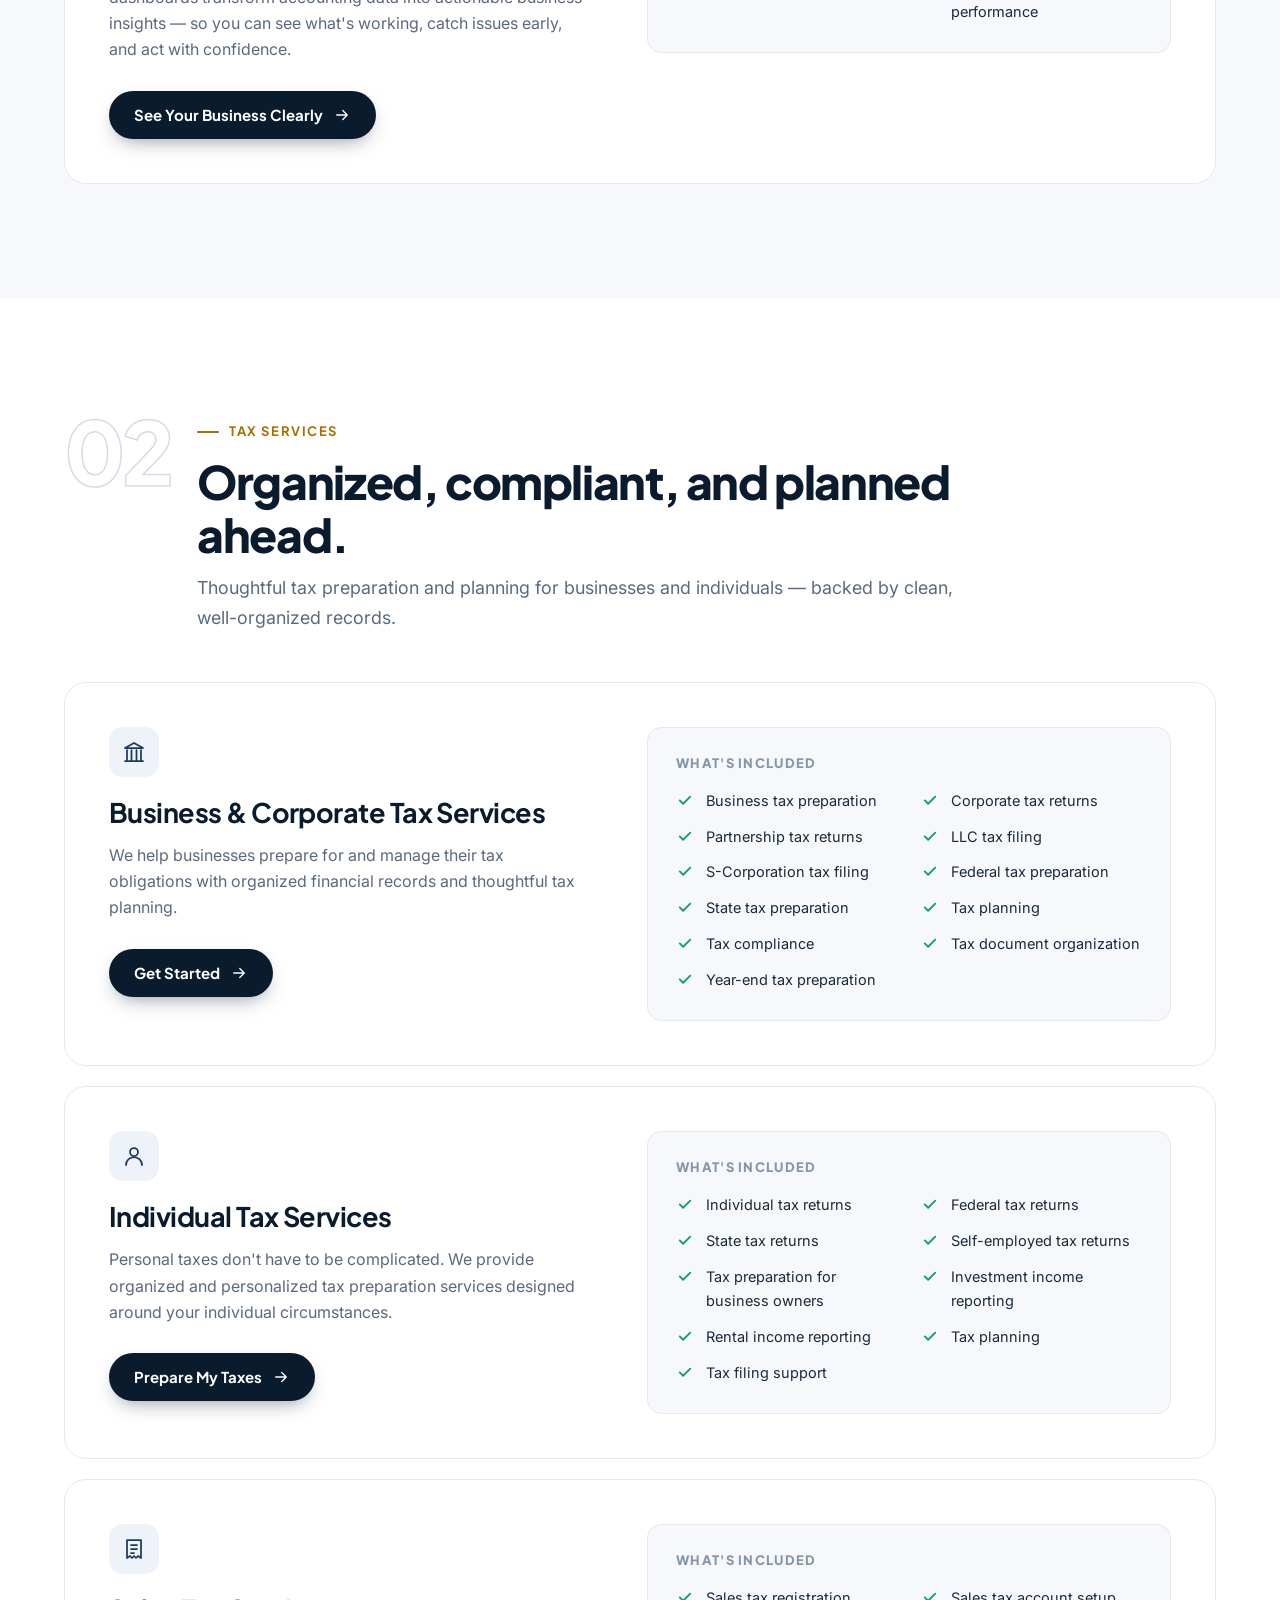
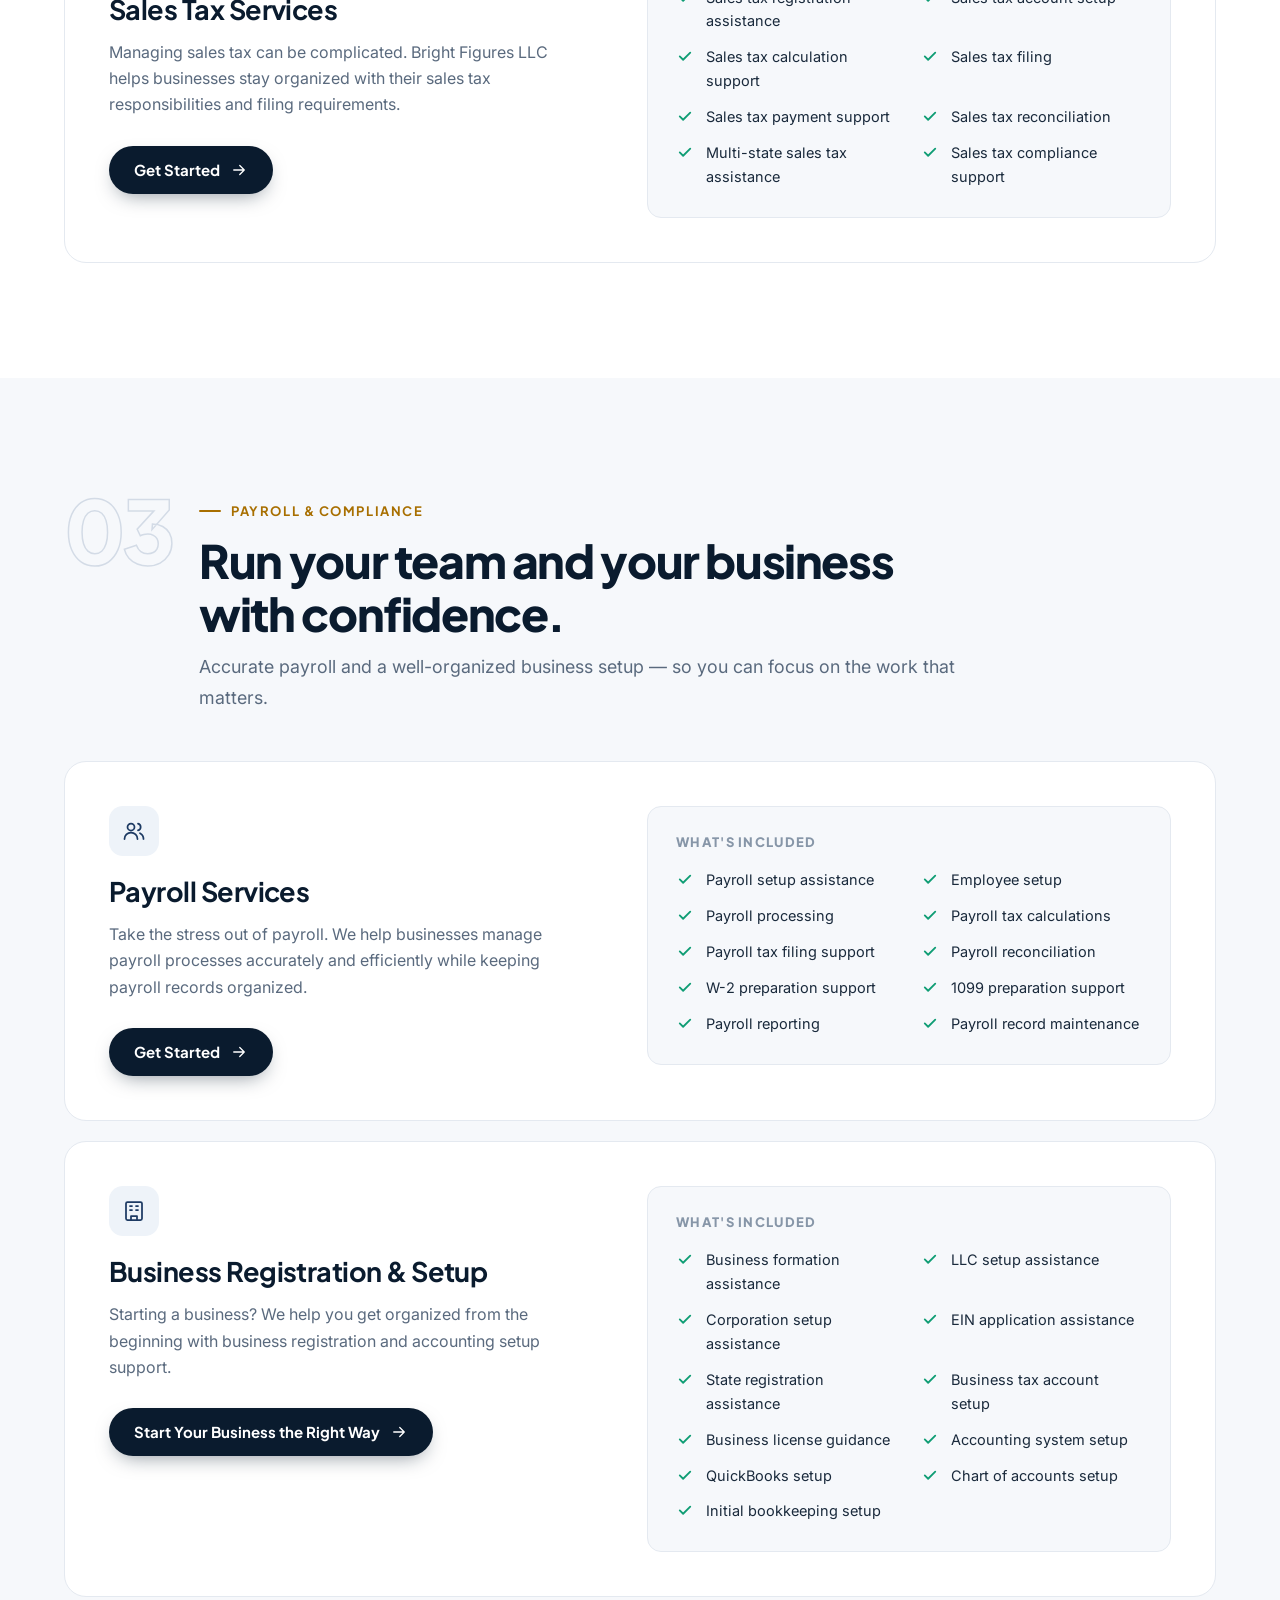
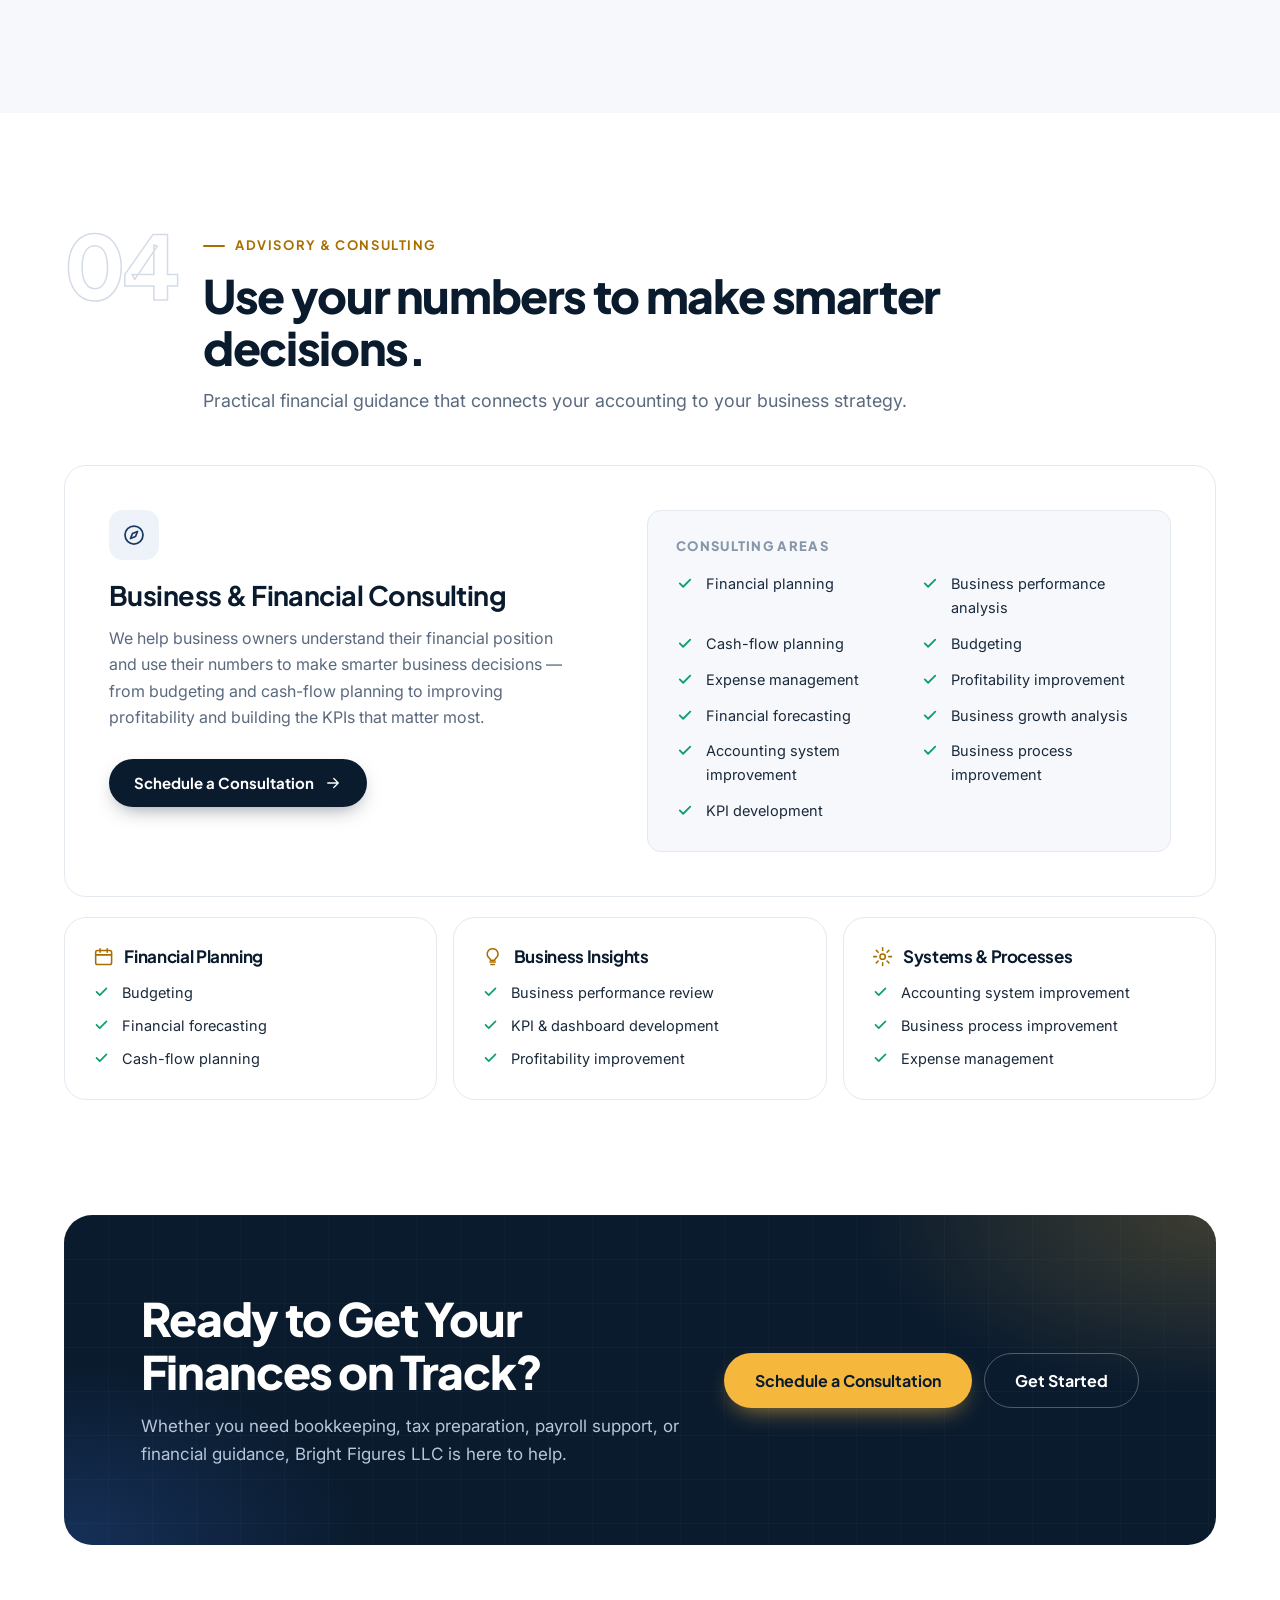
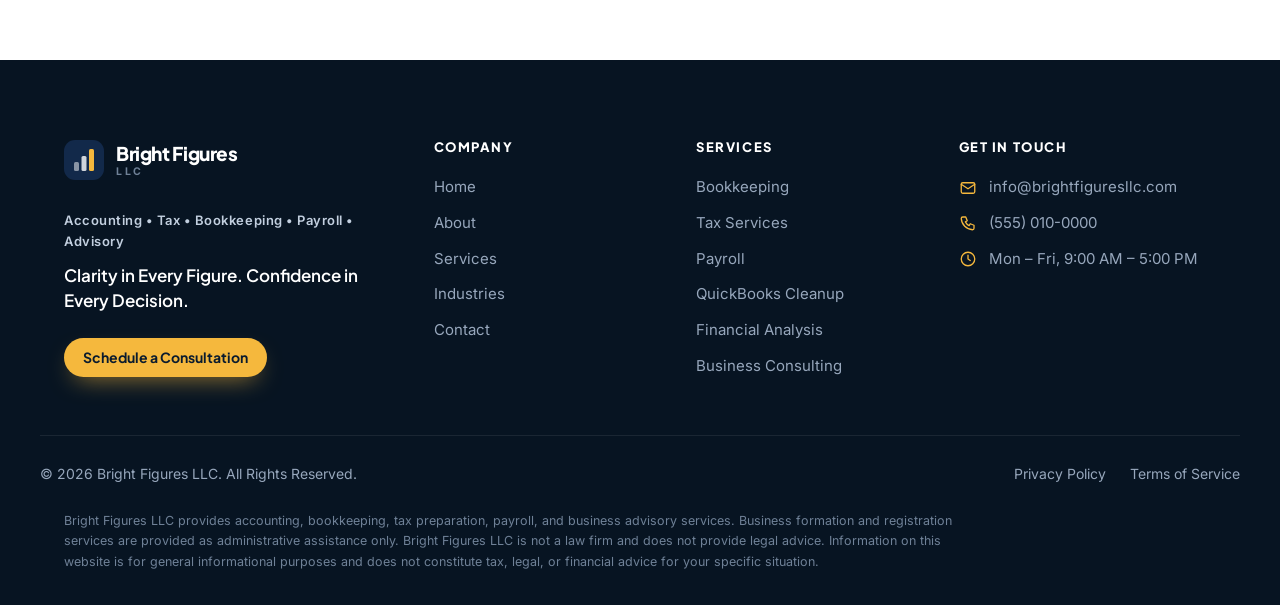
<file: services.html>
<!doctype html>
<html lang="en">
<head>
<meta charset="utf-8">
<meta name="viewport" content="width=device-width, initial-scale=1">
<title>Services | Bright Figures LLC</title>
<meta name="description" content="Bookkeeping, QuickBooks cleanup, accounting and financial reporting, business and personal tax, sales tax, payroll, business setup, financial analysis, dashboards, and consulting.">
<meta name="theme-color" content="#0a1b2e">
<meta property="og:type" content="website">
<meta property="og:site_name" content="Bright Figures LLC">
<meta property="og:title" content="Services | Bright Figures LLC">
<meta property="og:description" content="Bookkeeping, QuickBooks cleanup, accounting and financial reporting, business and personal tax, sales tax, payroll, business setup, financial analysis, dashboards, and consulting.">
<link rel="icon" href="assets/img/favicon.svg" type="image/svg+xml">
<link rel="preconnect" href="https://fonts.googleapis.com">
<link rel="preconnect" href="https://fonts.gstatic.com" crossorigin>
<link href="https://fonts.googleapis.com/css2?family=Inter:wght@400;500;600;700&family=Plus+Jakarta+Sans:wght@600;700;800&display=swap" rel="stylesheet">
<link rel="stylesheet" href="assets/css/styles.css">
</head>
<body>
<a class="skip-link" href="#main">Skip to content</a>

<header class="site-header">
  <div class="container nav-wrap">
    <a class="brand" href="index.html" aria-label="Bright Figures LLC — Home">
      <svg class="brand-mark" viewBox="0 0 40 40" aria-hidden="true"><rect width="40" height="40" rx="11" fill="#0a1b2e"/><rect x="10" y="22" width="5" height="9" rx="1.5" fill="#fff" opacity=".5"/><rect x="17.5" y="16" width="5" height="15" rx="1.5" fill="#fff" opacity=".8"/><rect x="25" y="9" width="5" height="22" rx="1.5" fill="#f5b83d"/></svg>
      <span class="brand-text"><strong>Bright Figures</strong><small>LLC</small></span>
    </a>

    <nav class="primary-nav" id="primary-nav" aria-label="Primary">
      <ul class="nav-list">
        <li><a class="nav-link" href="index.html" data-nav="home">Home</a></li>
        <li><a class="nav-link" href="about.html" data-nav="about">About</a></li>
        <li class="has-mega">
          <a class="nav-link" href="services.html" data-nav="services" aria-current="page">Services</a>
          <button class="sub-toggle" type="button" aria-expanded="false" aria-controls="mega-services" aria-label="Show services menu"><svg class="icon" aria-hidden="true"><use href="#i-chevron-down"/></svg></button>
          <div class="mega" id="mega-services">
            <div class="mega-grid">
              <div class="mega-col">
                <p class="mega-title">Accounting &amp; Bookkeeping</p>
                <ul>
                  <li><a href="services.html#bookkeeping"><svg class="icon" aria-hidden="true"><use href="#i-book"/></svg>Bookkeeping</a></li>
                  <li><a href="services.html#quickbooks-cleanup"><svg class="icon" aria-hidden="true"><use href="#i-sparkles"/></svg>QuickBooks Cleanup</a></li>
                  <li><a href="services.html#accounting-reporting"><svg class="icon" aria-hidden="true"><use href="#i-file-chart"/></svg>Accounting &amp; Reporting</a></li>
                  <li><a href="services.html#financial-analysis"><svg class="icon" aria-hidden="true"><use href="#i-trend"/></svg>Financial Analysis</a></li>
                  <li><a href="services.html#dashboards"><svg class="icon" aria-hidden="true"><use href="#i-dashboard"/></svg>Dashboards</a></li>
                </ul>
              </div>
              <div class="mega-col">
                <p class="mega-title">Tax</p>
                <ul>
                  <li><a href="services.html#business-tax"><svg class="icon" aria-hidden="true"><use href="#i-landmark"/></svg>Business Tax</a></li>
                  <li><a href="services.html#personal-tax"><svg class="icon" aria-hidden="true"><use href="#i-user"/></svg>Personal Tax</a></li>
                  <li><a href="services.html#sales-tax"><svg class="icon" aria-hidden="true"><use href="#i-receipt"/></svg>Sales Tax</a></li>
                </ul>
              </div>
              <div class="mega-col">
                <p class="mega-title">Business Services</p>
                <ul>
                  <li><a href="services.html#payroll"><svg class="icon" aria-hidden="true"><use href="#i-users"/></svg>Payroll</a></li>
                  <li><a href="services.html#business-registration"><svg class="icon" aria-hidden="true"><use href="#i-building"/></svg>Registration &amp; Setup</a></li>
                </ul>
              </div>
              <div class="mega-col">
                <p class="mega-title">Advisory</p>
                <ul>
                  <li><a href="services.html#consulting"><svg class="icon" aria-hidden="true"><use href="#i-compass"/></svg>Consulting</a></li>
                  <li><a href="services.html#financial-planning"><svg class="icon" aria-hidden="true"><use href="#i-calendar"/></svg>Financial Planning</a></li>
                  <li><a href="services.html#business-insights"><svg class="icon" aria-hidden="true"><use href="#i-bulb"/></svg>Business Insights</a></li>
                </ul>
              </div>
            </div>
            <div class="mega-foot">
              <p>Not sure what you need? We'll help you figure it out.</p>
              <a class="link-arrow" href="services.html">View all services <svg class="icon" aria-hidden="true"><use href="#i-arrow-right"/></svg></a>
            </div>
          </div>
        </li>
        <li><a class="nav-link" href="industries.html" data-nav="industries">Industries</a></li>
        <li><a class="nav-link" href="contact.html" data-nav="contact">Contact</a></li>
      </ul>
      <div class="nav-mobile-cta">
        <a class="btn btn-primary btn-lg" href="contact.html">Schedule a Consultation</a>
        <a class="btn btn-outline btn-lg" href="contact.html">Get Started</a>
      </div>
    </nav>

    <div class="nav-actions">
      <a class="btn btn-primary btn-sm" href="contact.html">Schedule a Consultation</a>
      <button class="nav-toggle" type="button" aria-expanded="false" aria-controls="primary-nav" aria-label="Open menu">
        <svg class="icon i-open" aria-hidden="true"><use href="#i-menu"/></svg>
        <svg class="icon i-close" aria-hidden="true"><use href="#i-x"/></svg>
      </button>
    </div>
  </div>
</header>

<main id="main">
<section class="page-hero">
  <div class="hero-bg" aria-hidden="true"></div>
  <div class="container">
    <nav class="crumbs" aria-label="Breadcrumb"><a href="index.html">Home</a><span aria-hidden="true">/</span><span>Services</span></nav>
    <p class="eyebrow">Our Services</p>
    <h1 class="h-display">Financial services built around <span class="hl">your business.</span></h1>
    <p class="lead">From everyday bookkeeping and tax preparation to financial analysis and business advisory, Bright Figures LLC provides the practical financial support you need to stay organized, compliant, and informed.</p>
    <div class="cat-nav">
      <a href="#cat-accounting"><small>01</small><strong>Accounting &amp; Bookkeeping</strong><span>Records, reporting &amp; insight</span></a>
      <a href="#cat-tax"><small>02</small><strong>Tax Services</strong><span>Business, personal &amp; sales tax</span></a>
      <a href="#cat-business"><small>03</small><strong>Payroll &amp; Compliance</strong><span>Payroll, registration &amp; setup</span></a>
      <a href="#cat-advisory"><small>04</small><strong>Advisory &amp; Consulting</strong><span>Planning, forecasting &amp; KPIs</span></a>
    </div>
  </div>
</section>

<!-- ============ 01 ACCOUNTING & BOOKKEEPING ============ -->
<section class="section section-soft" id="cat-accounting">
  <div class="container">
    <div class="cat-head reveal">
      <span class="cat-num" aria-hidden="true">01</span>
      <div>
        <p class="eyebrow">Accounting &amp; Bookkeeping</p>
        <h2 class="h-xl" style="margin-top:12px">Clean records. Clear reporting. Real insight.</h2>
        <p class="lead">The foundation of every good financial decision is accurate, well-organized information.</p>
      </div>
    </div>

    <article class="svc-detail reveal" id="bookkeeping">
      <div>
        <span class="svc-icon"><svg class="icon" aria-hidden="true"><use href="#i-book"/></svg></span>
        <h3>Professional Bookkeeping Services</h3>
        <p>Keep your financial records accurate, organized, and up to date. Our bookkeeping services help business owners maintain clean financial records and understand where their money is going.</p>
        <a class="btn btn-primary" href="contact.html?service=Bookkeeping">Get Started <svg class="icon" aria-hidden="true"><use href="#i-arrow-right"/></svg></a>
      </div>
      <div class="incl">
        <h4>What's included</h4>
        <ul class="check-list cols-2">
          <li><svg class="icon" aria-hidden="true"><use href="#i-check"/></svg>Monthly bookkeeping</li>
          <li><svg class="icon" aria-hidden="true"><use href="#i-check"/></svg>Transaction categorization</li>
          <li><svg class="icon" aria-hidden="true"><use href="#i-check"/></svg>Bank &amp; credit-card reconciliations</li>
          <li><svg class="icon" aria-hidden="true"><use href="#i-check"/></svg>Accounts receivable</li>
          <li><svg class="icon" aria-hidden="true"><use href="#i-check"/></svg>Accounts payable</li>
          <li><svg class="icon" aria-hidden="true"><use href="#i-check"/></svg>General ledger maintenance</li>
          <li><svg class="icon" aria-hidden="true"><use href="#i-check"/></svg>Financial record organization</li>
          <li><svg class="icon" aria-hidden="true"><use href="#i-check"/></svg>Monthly financial statements</li>
          <li><svg class="icon" aria-hidden="true"><use href="#i-check"/></svg>Bookkeeping cleanup</li>
          <li><svg class="icon" aria-hidden="true"><use href="#i-check"/></svg>QuickBooks support</li>
        </ul>
      </div>
    </article>

    <article class="svc-detail reveal" id="quickbooks-cleanup">
      <div>
        <span class="svc-icon"><svg class="icon" aria-hidden="true"><use href="#i-sparkles"/></svg></span>
        <h3>QuickBooks Cleanup &amp; Catch-Up</h3>
        <p>Is your QuickBooks account messy, outdated, or inaccurate? We help identify and correct bookkeeping issues so your financial records are clean, organized, and ready for accurate reporting and tax preparation.</p>
        <a class="btn btn-primary" href="contact.html?service=QuickBooks%20Cleanup">Get Your Books Cleaned Up <svg class="icon" aria-hidden="true"><use href="#i-arrow-right"/></svg></a>
      </div>
      <div class="incl">
        <h4>What's included</h4>
        <ul class="check-list cols-2">
          <li><svg class="icon" aria-hidden="true"><use href="#i-check"/></svg>Bank account reconciliation</li>
          <li><svg class="icon" aria-hidden="true"><use href="#i-check"/></svg>Credit card reconciliation</li>
          <li><svg class="icon" aria-hidden="true"><use href="#i-check"/></svg>Duplicate transaction cleanup</li>
          <li><svg class="icon" aria-hidden="true"><use href="#i-check"/></svg>Uncategorized transaction review</li>
          <li><svg class="icon" aria-hidden="true"><use href="#i-check"/></svg>Correcting misclassified transactions</li>
          <li><svg class="icon" aria-hidden="true"><use href="#i-check"/></svg>Chart of accounts review</li>
          <li><svg class="icon" aria-hidden="true"><use href="#i-check"/></svg>Old outstanding transactions</li>
          <li><svg class="icon" aria-hidden="true"><use href="#i-check"/></svg>Receivables &amp; payables cleanup</li>
          <li><svg class="icon" aria-hidden="true"><use href="#i-check"/></svg>Historical bookkeeping cleanup</li>
          <li><svg class="icon" aria-hidden="true"><use href="#i-check"/></svg>Financial statement review</li>
        </ul>
      </div>
    </article>

    <article class="svc-detail reveal" id="accounting-reporting">
      <div>
        <span class="svc-icon"><svg class="icon" aria-hidden="true"><use href="#i-file-chart"/></svg></span>
        <h3>Accounting &amp; Financial Reporting</h3>
        <p>Accurate accounting gives you a clearer picture of your business. We transform financial transactions into useful financial information that helps you understand how your business is really performing.</p>
        <a class="btn btn-primary" href="contact.html?service=Accounting">Get Started <svg class="icon" aria-hidden="true"><use href="#i-arrow-right"/></svg></a>
      </div>
      <div class="incl">
        <h4>What's included</h4>
        <ul class="check-list cols-2">
          <li><svg class="icon" aria-hidden="true"><use href="#i-check"/></svg>Financial statement preparation</li>
          <li><svg class="icon" aria-hidden="true"><use href="#i-check"/></svg>Profit &amp; Loss statements</li>
          <li><svg class="icon" aria-hidden="true"><use href="#i-check"/></svg>Balance sheets</li>
          <li><svg class="icon" aria-hidden="true"><use href="#i-check"/></svg>Cash-flow reporting</li>
          <li><svg class="icon" aria-hidden="true"><use href="#i-check"/></svg>General ledger review</li>
          <li><svg class="icon" aria-hidden="true"><use href="#i-check"/></svg>Account reconciliation</li>
          <li><svg class="icon" aria-hidden="true"><use href="#i-check"/></svg>Month-end closing</li>
          <li><svg class="icon" aria-hidden="true"><use href="#i-check"/></svg>Year-end closing</li>
          <li><svg class="icon" aria-hidden="true"><use href="#i-check"/></svg>Financial analysis</li>
        </ul>
      </div>
    </article>

    <article class="svc-detail reveal" id="financial-analysis">
      <div>
        <span class="svc-icon"><svg class="icon" aria-hidden="true"><use href="#i-trend"/></svg></span>
        <h3>Monthly Financial Analysis</h3>
        <p class="tagline">Don't just look at your numbers — understand them.</p>
        <p>Our monthly financial analysis helps business owners identify trends, understand profitability, monitor expenses, and make informed decisions.</p>
        <a class="btn btn-primary" href="contact.html?service=Financial%20Analysis">Understand Your Numbers <svg class="icon" aria-hidden="true"><use href="#i-arrow-right"/></svg></a>
      </div>
      <div class="incl">
        <h4>Reports can include</h4>
        <ul class="check-list cols-2">
          <li><svg class="icon" aria-hidden="true"><use href="#i-check"/></svg>Revenue analysis</li>
          <li><svg class="icon" aria-hidden="true"><use href="#i-check"/></svg>Expense analysis</li>
          <li><svg class="icon" aria-hidden="true"><use href="#i-check"/></svg>Profitability analysis</li>
          <li><svg class="icon" aria-hidden="true"><use href="#i-check"/></svg>Cash-flow analysis</li>
          <li><svg class="icon" aria-hidden="true"><use href="#i-check"/></svg>Budget vs. actual</li>
          <li><svg class="icon" aria-hidden="true"><use href="#i-check"/></svg>Month-over-month comparison</li>
          <li><svg class="icon" aria-hidden="true"><use href="#i-check"/></svg>Year-over-year comparison</li>
          <li><svg class="icon" aria-hidden="true"><use href="#i-check"/></svg>Key financial ratios</li>
          <li><svg class="icon" aria-hidden="true"><use href="#i-check"/></svg>Gross profit analysis</li>
          <li><svg class="icon" aria-hidden="true"><use href="#i-check"/></svg>Operating expense analysis</li>
          <li><svg class="icon" aria-hidden="true"><use href="#i-check"/></svg>Business performance review</li>
        </ul>
      </div>
    </article>

    <article class="svc-detail reveal" id="dashboards">
      <div>
        <span class="svc-icon"><svg class="icon" aria-hidden="true"><use href="#i-dashboard"/></svg></span>
        <h3>Financial Dashboards &amp; Business Insights</h3>
        <p class="tagline">See your business at a glance.</p>
        <p>Turn your financial data into easy-to-understand dashboards that give you a clear view of your business performance. Our dashboards transform accounting data into actionable business insights — so you can see what's working, catch issues early, and act with confidence.</p>
        <a class="btn btn-primary" href="contact.html?service=Dashboards">See Your Business Clearly <svg class="icon" aria-hidden="true"><use href="#i-arrow-right"/></svg></a>
      </div>
      <div class="incl">
        <h4>Dashboard examples</h4>
        <ul class="check-list cols-2">
          <li><svg class="icon" aria-hidden="true"><use href="#i-check"/></svg>Revenue dashboard</li>
          <li><svg class="icon" aria-hidden="true"><use href="#i-check"/></svg>Profitability dashboard</li>
          <li><svg class="icon" aria-hidden="true"><use href="#i-check"/></svg>Cash-flow dashboard</li>
          <li><svg class="icon" aria-hidden="true"><use href="#i-check"/></svg>Expense dashboard</li>
          <li><svg class="icon" aria-hidden="true"><use href="#i-check"/></svg>Accounts receivable dashboard</li>
          <li><svg class="icon" aria-hidden="true"><use href="#i-check"/></svg>Accounts payable dashboard</li>
          <li><svg class="icon" aria-hidden="true"><use href="#i-check"/></svg>Sales performance</li>
          <li><svg class="icon" aria-hidden="true"><use href="#i-check"/></svg>Budget vs. actual</li>
          <li><svg class="icon" aria-hidden="true"><use href="#i-check"/></svg>KPI tracking</li>
          <li><svg class="icon" aria-hidden="true"><use href="#i-check"/></svg>Monthly business performance</li>
        </ul>
      </div>
    </article>
  </div>
</section>

<!-- ============ 02 TAX ============ -->
<section class="section" id="cat-tax">
  <div class="container">
    <div class="cat-head reveal">
      <span class="cat-num" aria-hidden="true">02</span>
      <div>
        <p class="eyebrow">Tax Services</p>
        <h2 class="h-xl" style="margin-top:12px">Organized, compliant, and planned ahead.</h2>
        <p class="lead">Thoughtful tax preparation and planning for businesses and individuals — backed by clean, well-organized records.</p>
      </div>
    </div>

    <article class="svc-detail reveal" id="business-tax">
      <div>
        <span class="svc-icon"><svg class="icon" aria-hidden="true"><use href="#i-landmark"/></svg></span>
        <h3>Business &amp; Corporate Tax Services</h3>
        <p>We help businesses prepare for and manage their tax obligations with organized financial records and thoughtful tax planning.</p>
        <a class="btn btn-primary" href="contact.html?service=Business%20Tax">Get Started <svg class="icon" aria-hidden="true"><use href="#i-arrow-right"/></svg></a>
      </div>
      <div class="incl">
        <h4>What's included</h4>
        <ul class="check-list cols-2">
          <li><svg class="icon" aria-hidden="true"><use href="#i-check"/></svg>Business tax preparation</li>
          <li><svg class="icon" aria-hidden="true"><use href="#i-check"/></svg>Corporate tax returns</li>
          <li><svg class="icon" aria-hidden="true"><use href="#i-check"/></svg>Partnership tax returns</li>
          <li><svg class="icon" aria-hidden="true"><use href="#i-check"/></svg>LLC tax filing</li>
          <li><svg class="icon" aria-hidden="true"><use href="#i-check"/></svg>S-Corporation tax filing</li>
          <li><svg class="icon" aria-hidden="true"><use href="#i-check"/></svg>Federal tax preparation</li>
          <li><svg class="icon" aria-hidden="true"><use href="#i-check"/></svg>State tax preparation</li>
          <li><svg class="icon" aria-hidden="true"><use href="#i-check"/></svg>Tax planning</li>
          <li><svg class="icon" aria-hidden="true"><use href="#i-check"/></svg>Tax compliance</li>
          <li><svg class="icon" aria-hidden="true"><use href="#i-check"/></svg>Tax document organization</li>
          <li><svg class="icon" aria-hidden="true"><use href="#i-check"/></svg>Year-end tax preparation</li>
        </ul>
      </div>
    </article>

    <article class="svc-detail reveal" id="personal-tax">
      <div>
        <span class="svc-icon"><svg class="icon" aria-hidden="true"><use href="#i-user"/></svg></span>
        <h3>Individual Tax Services</h3>
        <p>Personal taxes don't have to be complicated. We provide organized and personalized tax preparation services designed around your individual circumstances.</p>
        <a class="btn btn-primary" href="contact.html?service=Personal%20Tax">Prepare My Taxes <svg class="icon" aria-hidden="true"><use href="#i-arrow-right"/></svg></a>
      </div>
      <div class="incl">
        <h4>What's included</h4>
        <ul class="check-list cols-2">
          <li><svg class="icon" aria-hidden="true"><use href="#i-check"/></svg>Individual tax returns</li>
          <li><svg class="icon" aria-hidden="true"><use href="#i-check"/></svg>Federal tax returns</li>
          <li><svg class="icon" aria-hidden="true"><use href="#i-check"/></svg>State tax returns</li>
          <li><svg class="icon" aria-hidden="true"><use href="#i-check"/></svg>Self-employed tax returns</li>
          <li><svg class="icon" aria-hidden="true"><use href="#i-check"/></svg>Tax preparation for business owners</li>
          <li><svg class="icon" aria-hidden="true"><use href="#i-check"/></svg>Investment income reporting</li>
          <li><svg class="icon" aria-hidden="true"><use href="#i-check"/></svg>Rental income reporting</li>
          <li><svg class="icon" aria-hidden="true"><use href="#i-check"/></svg>Tax planning</li>
          <li><svg class="icon" aria-hidden="true"><use href="#i-check"/></svg>Tax filing support</li>
        </ul>
      </div>
    </article>

    <article class="svc-detail reveal" id="sales-tax">
      <div>
        <span class="svc-icon"><svg class="icon" aria-hidden="true"><use href="#i-receipt"/></svg></span>
        <h3>Sales Tax Services</h3>
        <p>Managing sales tax can be complicated. Bright Figures LLC helps businesses stay organized with their sales tax responsibilities and filing requirements.</p>
        <a class="btn btn-primary" href="contact.html?service=Sales%20Tax">Get Started <svg class="icon" aria-hidden="true"><use href="#i-arrow-right"/></svg></a>
      </div>
      <div class="incl">
        <h4>What's included</h4>
        <ul class="check-list cols-2">
          <li><svg class="icon" aria-hidden="true"><use href="#i-check"/></svg>Sales tax registration assistance</li>
          <li><svg class="icon" aria-hidden="true"><use href="#i-check"/></svg>Sales tax account setup</li>
          <li><svg class="icon" aria-hidden="true"><use href="#i-check"/></svg>Sales tax calculation support</li>
          <li><svg class="icon" aria-hidden="true"><use href="#i-check"/></svg>Sales tax filing</li>
          <li><svg class="icon" aria-hidden="true"><use href="#i-check"/></svg>Sales tax payment support</li>
          <li><svg class="icon" aria-hidden="true"><use href="#i-check"/></svg>Sales tax reconciliation</li>
          <li><svg class="icon" aria-hidden="true"><use href="#i-check"/></svg>Multi-state sales tax assistance</li>
          <li><svg class="icon" aria-hidden="true"><use href="#i-check"/></svg>Sales tax compliance support</li>
        </ul>
      </div>
    </article>
  </div>
</section>

<!-- ============ 03 PAYROLL & COMPLIANCE ============ -->
<section class="section section-soft" id="cat-business">
  <div class="container">
    <div class="cat-head reveal">
      <span class="cat-num" aria-hidden="true">03</span>
      <div>
        <p class="eyebrow">Payroll &amp; Compliance</p>
        <h2 class="h-xl" style="margin-top:12px">Run your team and your business with confidence.</h2>
        <p class="lead">Accurate payroll and a well-organized business setup — so you can focus on the work that matters.</p>
      </div>
    </div>

    <article class="svc-detail reveal" id="payroll">
      <div>
        <span class="svc-icon"><svg class="icon" aria-hidden="true"><use href="#i-users"/></svg></span>
        <h3>Payroll Services</h3>
        <p>Take the stress out of payroll. We help businesses manage payroll processes accurately and efficiently while keeping payroll records organized.</p>
        <a class="btn btn-primary" href="contact.html?service=Payroll">Get Started <svg class="icon" aria-hidden="true"><use href="#i-arrow-right"/></svg></a>
      </div>
      <div class="incl">
        <h4>What's included</h4>
        <ul class="check-list cols-2">
          <li><svg class="icon" aria-hidden="true"><use href="#i-check"/></svg>Payroll setup assistance</li>
          <li><svg class="icon" aria-hidden="true"><use href="#i-check"/></svg>Employee setup</li>
          <li><svg class="icon" aria-hidden="true"><use href="#i-check"/></svg>Payroll processing</li>
          <li><svg class="icon" aria-hidden="true"><use href="#i-check"/></svg>Payroll tax calculations</li>
          <li><svg class="icon" aria-hidden="true"><use href="#i-check"/></svg>Payroll tax filing support</li>
          <li><svg class="icon" aria-hidden="true"><use href="#i-check"/></svg>Payroll reconciliation</li>
          <li><svg class="icon" aria-hidden="true"><use href="#i-check"/></svg>W-2 preparation support</li>
          <li><svg class="icon" aria-hidden="true"><use href="#i-check"/></svg>1099 preparation support</li>
          <li><svg class="icon" aria-hidden="true"><use href="#i-check"/></svg>Payroll reporting</li>
          <li><svg class="icon" aria-hidden="true"><use href="#i-check"/></svg>Payroll record maintenance</li>
        </ul>
      </div>
    </article>

    <article class="svc-detail reveal" id="business-registration">
      <div>
        <span class="svc-icon"><svg class="icon" aria-hidden="true"><use href="#i-building"/></svg></span>
        <h3>Business Registration &amp; Setup</h3>
        <p>Starting a business? We help you get organized from the beginning with business registration and accounting setup support.</p>
        <a class="btn btn-primary" href="contact.html?service=Business%20Registration">Start Your Business the Right Way <svg class="icon" aria-hidden="true"><use href="#i-arrow-right"/></svg></a>
      </div>
      <div class="incl">
        <h4>What's included</h4>
        <ul class="check-list cols-2">
          <li><svg class="icon" aria-hidden="true"><use href="#i-check"/></svg>Business formation assistance</li>
          <li><svg class="icon" aria-hidden="true"><use href="#i-check"/></svg>LLC setup assistance</li>
          <li><svg class="icon" aria-hidden="true"><use href="#i-check"/></svg>Corporation setup assistance</li>
          <li><svg class="icon" aria-hidden="true"><use href="#i-check"/></svg>EIN application assistance</li>
          <li><svg class="icon" aria-hidden="true"><use href="#i-check"/></svg>State registration assistance</li>
          <li><svg class="icon" aria-hidden="true"><use href="#i-check"/></svg>Business tax account setup</li>
          <li><svg class="icon" aria-hidden="true"><use href="#i-check"/></svg>Business license guidance</li>
          <li><svg class="icon" aria-hidden="true"><use href="#i-check"/></svg>Accounting system setup</li>
          <li><svg class="icon" aria-hidden="true"><use href="#i-check"/></svg>QuickBooks setup</li>
          <li><svg class="icon" aria-hidden="true"><use href="#i-check"/></svg>Chart of accounts setup</li>
          <li><svg class="icon" aria-hidden="true"><use href="#i-check"/></svg>Initial bookkeeping setup</li>
        </ul>
      </div>
    </article>
  </div>
</section>

<!-- ============ 04 ADVISORY ============ -->
<section class="section" id="cat-advisory">
  <div class="container">
    <div class="cat-head reveal">
      <span class="cat-num" aria-hidden="true">04</span>
      <div>
        <p class="eyebrow">Advisory &amp; Consulting</p>
        <h2 class="h-xl" style="margin-top:12px">Use your numbers to make smarter decisions.</h2>
        <p class="lead">Practical financial guidance that connects your accounting to your business strategy.</p>
      </div>
    </div>

    <article class="svc-detail reveal" id="consulting">
      <div>
        <span class="svc-icon"><svg class="icon" aria-hidden="true"><use href="#i-compass"/></svg></span>
        <h3>Business &amp; Financial Consulting</h3>
        <p>We help business owners understand their financial position and use their numbers to make smarter business decisions — from budgeting and cash-flow planning to improving profitability and building the KPIs that matter most.</p>
        <a class="btn btn-primary" href="contact.html?service=Consulting">Schedule a Consultation <svg class="icon" aria-hidden="true"><use href="#i-arrow-right"/></svg></a>
      </div>
      <div class="incl">
        <h4>Consulting areas</h4>
        <ul class="check-list cols-2">
          <li><svg class="icon" aria-hidden="true"><use href="#i-check"/></svg>Financial planning</li>
          <li><svg class="icon" aria-hidden="true"><use href="#i-check"/></svg>Business performance analysis</li>
          <li><svg class="icon" aria-hidden="true"><use href="#i-check"/></svg>Cash-flow planning</li>
          <li><svg class="icon" aria-hidden="true"><use href="#i-check"/></svg>Budgeting</li>
          <li><svg class="icon" aria-hidden="true"><use href="#i-check"/></svg>Expense management</li>
          <li><svg class="icon" aria-hidden="true"><use href="#i-check"/></svg>Profitability improvement</li>
          <li><svg class="icon" aria-hidden="true"><use href="#i-check"/></svg>Financial forecasting</li>
          <li><svg class="icon" aria-hidden="true"><use href="#i-check"/></svg>Business growth analysis</li>
          <li><svg class="icon" aria-hidden="true"><use href="#i-check"/></svg>Accounting system improvement</li>
          <li><svg class="icon" aria-hidden="true"><use href="#i-check"/></svg>Business process improvement</li>
          <li><svg class="icon" aria-hidden="true"><use href="#i-check"/></svg>KPI development</li>
        </ul>
      </div>
    </article>

    <div class="sub-areas reveal-stagger">
      <div class="sub-area" id="financial-planning">
        <h4><svg class="icon" aria-hidden="true"><use href="#i-calendar"/></svg>Financial Planning</h4>
        <ul class="check-list">
          <li><svg class="icon" aria-hidden="true"><use href="#i-check"/></svg>Budgeting</li>
          <li><svg class="icon" aria-hidden="true"><use href="#i-check"/></svg>Financial forecasting</li>
          <li><svg class="icon" aria-hidden="true"><use href="#i-check"/></svg>Cash-flow planning</li>
        </ul>
      </div>
      <div class="sub-area" id="business-insights">
        <h4><svg class="icon" aria-hidden="true"><use href="#i-bulb"/></svg>Business Insights</h4>
        <ul class="check-list">
          <li><svg class="icon" aria-hidden="true"><use href="#i-check"/></svg>Business performance review</li>
          <li><svg class="icon" aria-hidden="true"><use href="#i-check"/></svg>KPI &amp; dashboard development</li>
          <li><svg class="icon" aria-hidden="true"><use href="#i-check"/></svg>Profitability improvement</li>
        </ul>
      </div>
      <div class="sub-area">
        <h4><svg class="icon" aria-hidden="true"><use href="#i-cog"/></svg>Systems &amp; Processes</h4>
        <ul class="check-list">
          <li><svg class="icon" aria-hidden="true"><use href="#i-check"/></svg>Accounting system improvement</li>
          <li><svg class="icon" aria-hidden="true"><use href="#i-check"/></svg>Business process improvement</li>
          <li><svg class="icon" aria-hidden="true"><use href="#i-check"/></svg>Expense management</li>
        </ul>
      </div>
    </div>
  </div>
</section>

<!-- ============ CTA ============ -->
<section class="section" style="padding-top:0">
  <div class="container">
    <div class="cta-band reveal">
      <div>
        <h2 class="h-xl">Ready to Get Your Finances on Track?</h2>
        <p>Whether you need bookkeeping, tax preparation, payroll support, or financial guidance, Bright Figures LLC is here to help.</p>
      </div>
      <div class="cta-actions">
        <a class="btn btn-gold btn-lg" href="contact.html">Schedule a Consultation</a>
        <a class="btn btn-ghost-light btn-lg" href="contact.html">Get Started</a>
      </div>
    </div>
  </div>
</section>
</main>

<footer class="site-footer">
  <div class="container footer-grid">
    <div class="footer-brand">
      <a class="brand" href="index.html" aria-label="Bright Figures LLC — Home">
        <svg class="brand-mark" viewBox="0 0 40 40" aria-hidden="true"><rect width="40" height="40" rx="11" fill="#12294a"/><rect x="10" y="22" width="5" height="9" rx="1.5" fill="#fff" opacity=".5"/><rect x="17.5" y="16" width="5" height="15" rx="1.5" fill="#fff" opacity=".8"/><rect x="25" y="9" width="5" height="22" rx="1.5" fill="#f5b83d"/></svg>
        <span class="brand-text"><strong>Bright Figures</strong><small>LLC</small></span>
      </a>
      <p class="services-line">Accounting • Tax • Bookkeeping • Payroll • Advisory</p>
      <p class="tagline">Clarity in Every Figure. Confidence in Every Decision.</p>
      <a class="btn btn-gold btn-sm" href="contact.html">Schedule a Consultation</a>
    </div>
    <div>
      <h4>Company</h4>
      <ul class="footer-links">
        <li><a href="index.html">Home</a></li>
        <li><a href="about.html">About</a></li>
        <li><a href="services.html">Services</a></li>
        <li><a href="industries.html">Industries</a></li>
        <li><a href="contact.html">Contact</a></li>
      </ul>
    </div>
    <div>
      <h4>Services</h4>
      <ul class="footer-links">
        <li><a href="services.html#bookkeeping">Bookkeeping</a></li>
        <li><a href="services.html#business-tax">Tax Services</a></li>
        <li><a href="services.html#payroll">Payroll</a></li>
        <li><a href="services.html#quickbooks-cleanup">QuickBooks Cleanup</a></li>
        <li><a href="services.html#financial-analysis">Financial Analysis</a></li>
        <li><a href="services.html#consulting">Business Consulting</a></li>
      </ul>
    </div>
    <div>
      <h4>Get in Touch</h4>
      <ul class="footer-links footer-contact">
        <li><svg class="icon" aria-hidden="true"><use href="#i-mail"/></svg><a href="mailto:info@brightfiguresllc.com">info@brightfiguresllc.com</a></li>
        <li><svg class="icon" aria-hidden="true"><use href="#i-phone"/></svg><a href="tel:+15550100000">(555) 010-0000</a></li>
        <li><svg class="icon" aria-hidden="true"><use href="#i-clock"/></svg><span>Mon – Fri, 9:00 AM – 5:00 PM</span></li>
      </ul>
    </div>
  </div>
  <div class="container footer-bottom">
    <p>© <span data-year>2026</span> Bright Figures LLC. All Rights Reserved.</p>
    <nav aria-label="Legal">
      <a href="privacy.html">Privacy Policy</a>
      <a href="terms.html">Terms of Service</a>
    </nav>
  </div>
  <div class="container">
    <p class="disclaimer">Bright Figures LLC provides accounting, bookkeeping, tax preparation, payroll, and business advisory services. Business formation and registration services are provided as administrative assistance only. Bright Figures LLC is not a law firm and does not provide legal advice. Information on this website is for general informational purposes and does not constitute tax, legal, or financial advice for your specific situation.</p>
  </div>
</footer>

<script src="assets/js/main.js"></script>
</body>
</html>
</file>
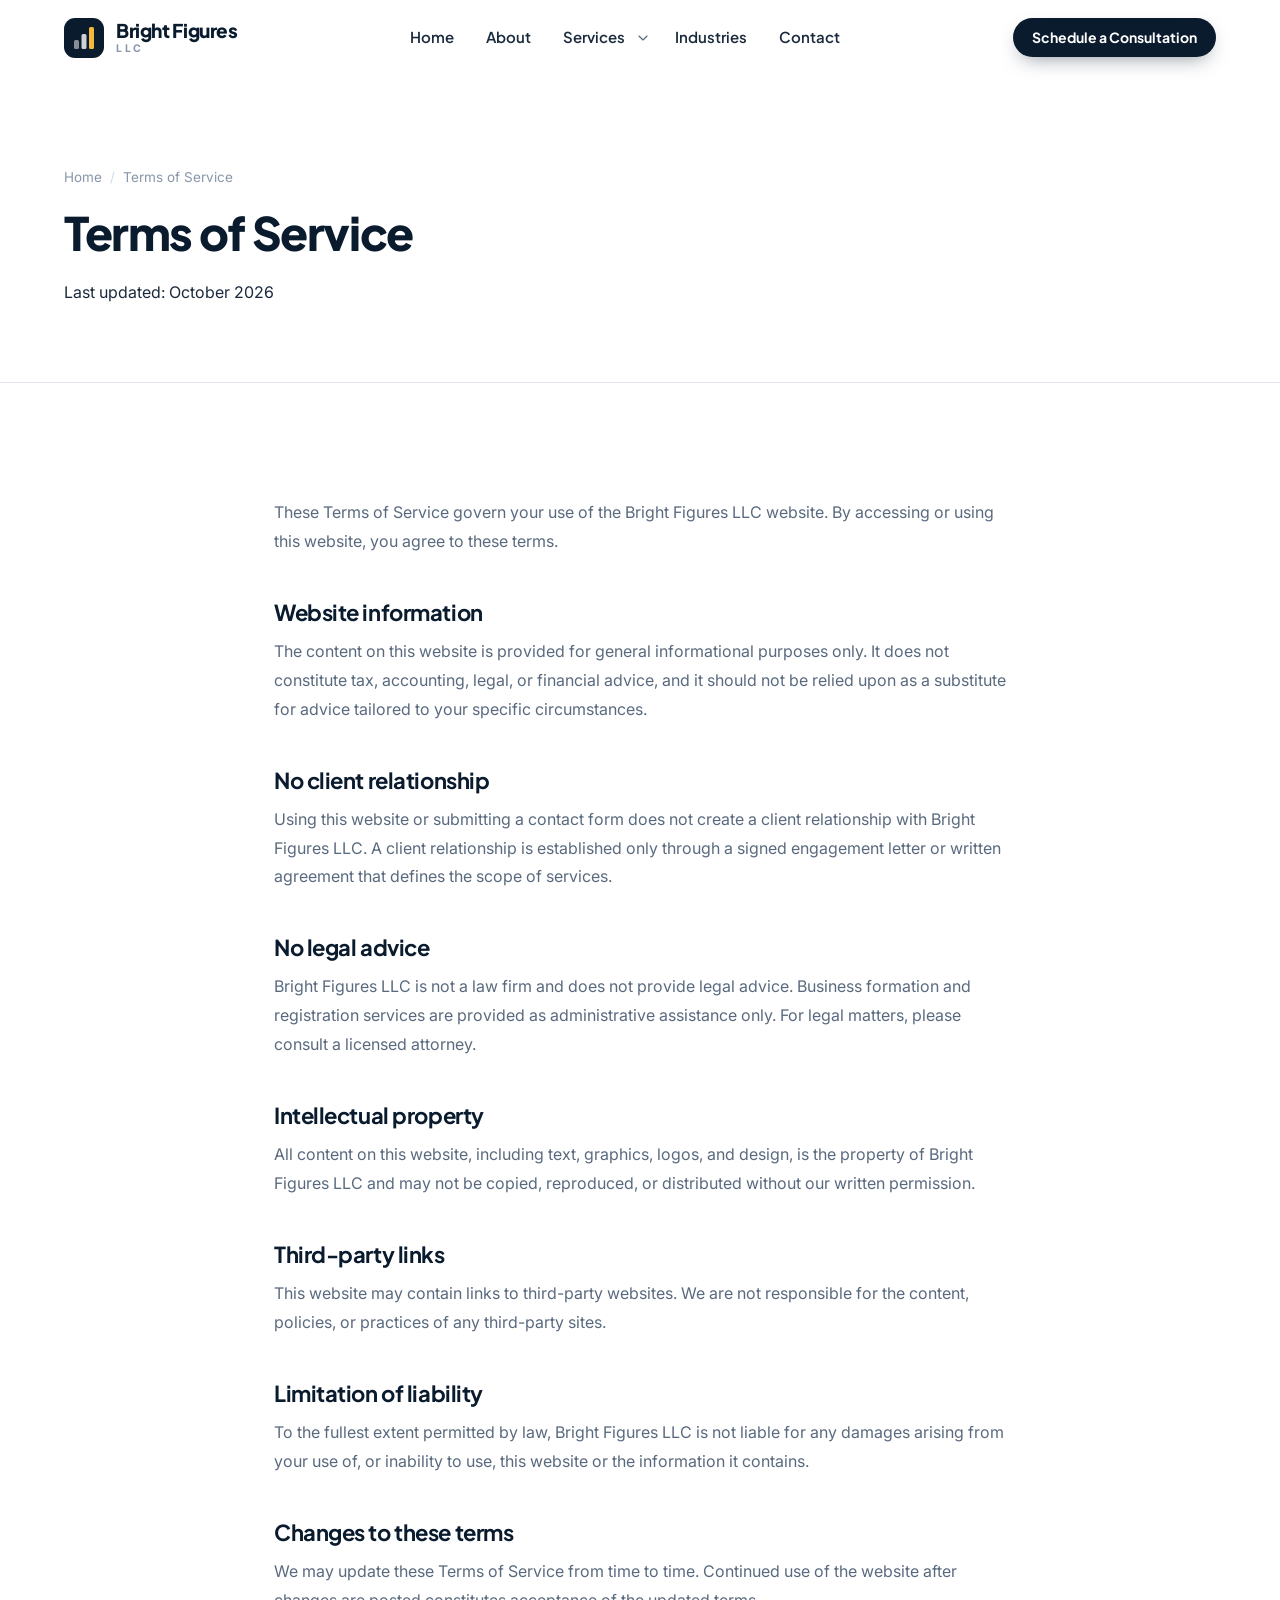
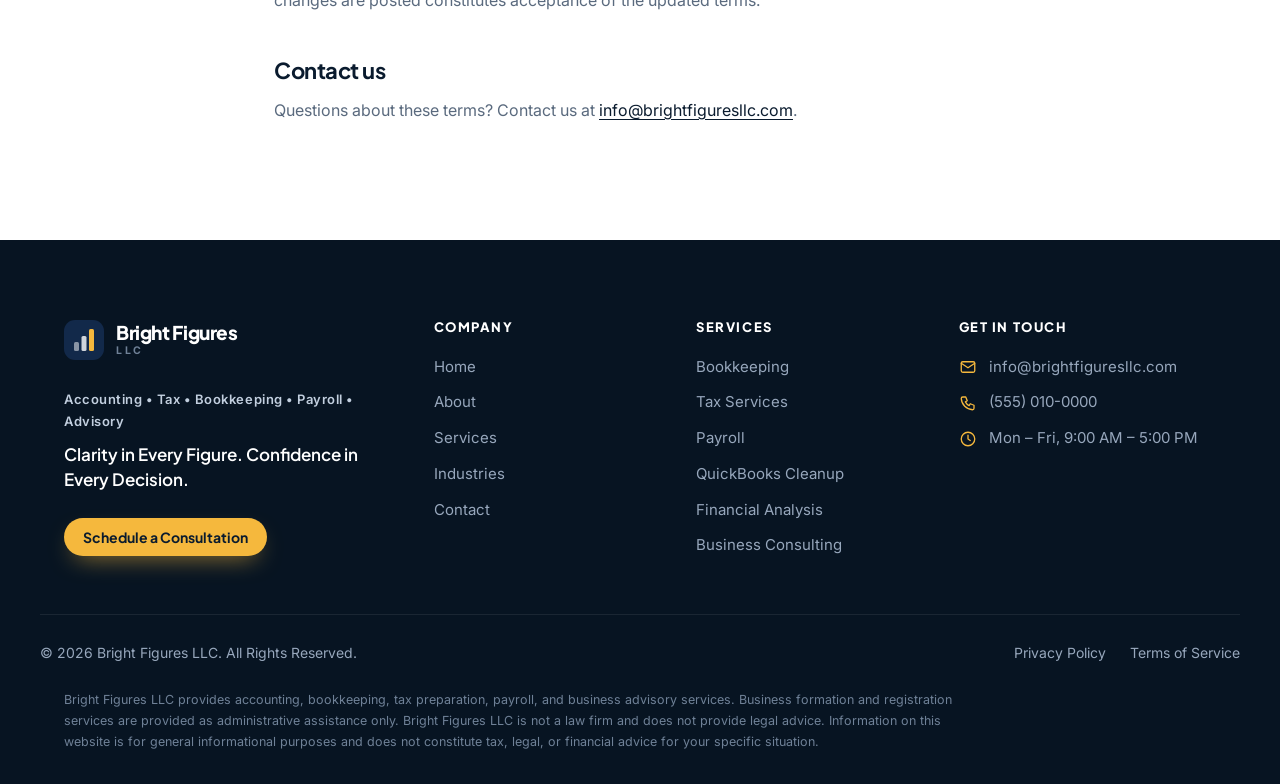
<file: terms.html>
<!doctype html>
<html lang="en">
<head>
<meta charset="utf-8">
<meta name="viewport" content="width=device-width, initial-scale=1">
<title>Terms of Service | Bright Figures LLC</title>
<meta name="description" content="Terms governing the use of the Bright Figures LLC website.">
<meta name="theme-color" content="#0a1b2e">
<meta property="og:type" content="website">
<meta property="og:site_name" content="Bright Figures LLC">
<meta property="og:title" content="Terms of Service | Bright Figures LLC">
<meta property="og:description" content="Terms governing the use of the Bright Figures LLC website.">
<link rel="icon" href="assets/img/favicon.svg" type="image/svg+xml">
<link rel="preconnect" href="https://fonts.googleapis.com">
<link rel="preconnect" href="https://fonts.gstatic.com" crossorigin>
<link href="https://fonts.googleapis.com/css2?family=Inter:wght@400;500;600;700&family=Plus+Jakarta+Sans:wght@600;700;800&display=swap" rel="stylesheet">
<link rel="stylesheet" href="assets/css/styles.css">
</head>
<body>
<a class="skip-link" href="#main">Skip to content</a>

<header class="site-header">
  <div class="container nav-wrap">
    <a class="brand" href="index.html" aria-label="Bright Figures LLC — Home">
      <svg class="brand-mark" viewBox="0 0 40 40" aria-hidden="true"><rect width="40" height="40" rx="11" fill="#0a1b2e"/><rect x="10" y="22" width="5" height="9" rx="1.5" fill="#fff" opacity=".5"/><rect x="17.5" y="16" width="5" height="15" rx="1.5" fill="#fff" opacity=".8"/><rect x="25" y="9" width="5" height="22" rx="1.5" fill="#f5b83d"/></svg>
      <span class="brand-text"><strong>Bright Figures</strong><small>LLC</small></span>
    </a>

    <nav class="primary-nav" id="primary-nav" aria-label="Primary">
      <ul class="nav-list">
        <li><a class="nav-link" href="index.html" data-nav="home">Home</a></li>
        <li><a class="nav-link" href="about.html" data-nav="about">About</a></li>
        <li class="has-mega">
          <a class="nav-link" href="services.html" data-nav="services">Services</a>
          <button class="sub-toggle" type="button" aria-expanded="false" aria-controls="mega-services" aria-label="Show services menu"><svg class="icon" aria-hidden="true"><use href="#i-chevron-down"/></svg></button>
          <div class="mega" id="mega-services">
            <div class="mega-grid">
              <div class="mega-col">
                <p class="mega-title">Accounting &amp; Bookkeeping</p>
                <ul>
                  <li><a href="services.html#bookkeeping"><svg class="icon" aria-hidden="true"><use href="#i-book"/></svg>Bookkeeping</a></li>
                  <li><a href="services.html#quickbooks-cleanup"><svg class="icon" aria-hidden="true"><use href="#i-sparkles"/></svg>QuickBooks Cleanup</a></li>
                  <li><a href="services.html#accounting-reporting"><svg class="icon" aria-hidden="true"><use href="#i-file-chart"/></svg>Accounting &amp; Reporting</a></li>
                  <li><a href="services.html#financial-analysis"><svg class="icon" aria-hidden="true"><use href="#i-trend"/></svg>Financial Analysis</a></li>
                  <li><a href="services.html#dashboards"><svg class="icon" aria-hidden="true"><use href="#i-dashboard"/></svg>Dashboards</a></li>
                </ul>
              </div>
              <div class="mega-col">
                <p class="mega-title">Tax</p>
                <ul>
                  <li><a href="services.html#business-tax"><svg class="icon" aria-hidden="true"><use href="#i-landmark"/></svg>Business Tax</a></li>
                  <li><a href="services.html#personal-tax"><svg class="icon" aria-hidden="true"><use href="#i-user"/></svg>Personal Tax</a></li>
                  <li><a href="services.html#sales-tax"><svg class="icon" aria-hidden="true"><use href="#i-receipt"/></svg>Sales Tax</a></li>
                </ul>
              </div>
              <div class="mega-col">
                <p class="mega-title">Business Services</p>
                <ul>
                  <li><a href="services.html#payroll"><svg class="icon" aria-hidden="true"><use href="#i-users"/></svg>Payroll</a></li>
                  <li><a href="services.html#business-registration"><svg class="icon" aria-hidden="true"><use href="#i-building"/></svg>Registration &amp; Setup</a></li>
                </ul>
              </div>
              <div class="mega-col">
                <p class="mega-title">Advisory</p>
                <ul>
                  <li><a href="services.html#consulting"><svg class="icon" aria-hidden="true"><use href="#i-compass"/></svg>Consulting</a></li>
                  <li><a href="services.html#financial-planning"><svg class="icon" aria-hidden="true"><use href="#i-calendar"/></svg>Financial Planning</a></li>
                  <li><a href="services.html#business-insights"><svg class="icon" aria-hidden="true"><use href="#i-bulb"/></svg>Business Insights</a></li>
                </ul>
              </div>
            </div>
            <div class="mega-foot">
              <p>Not sure what you need? We'll help you figure it out.</p>
              <a class="link-arrow" href="services.html">View all services <svg class="icon" aria-hidden="true"><use href="#i-arrow-right"/></svg></a>
            </div>
          </div>
        </li>
        <li><a class="nav-link" href="industries.html" data-nav="industries">Industries</a></li>
        <li><a class="nav-link" href="contact.html" data-nav="contact">Contact</a></li>
      </ul>
      <div class="nav-mobile-cta">
        <a class="btn btn-primary btn-lg" href="contact.html">Schedule a Consultation</a>
        <a class="btn btn-outline btn-lg" href="contact.html">Get Started</a>
      </div>
    </nav>

    <div class="nav-actions">
      <a class="btn btn-primary btn-sm" href="contact.html">Schedule a Consultation</a>
      <button class="nav-toggle" type="button" aria-expanded="false" aria-controls="primary-nav" aria-label="Open menu">
        <svg class="icon i-open" aria-hidden="true"><use href="#i-menu"/></svg>
        <svg class="icon i-close" aria-hidden="true"><use href="#i-x"/></svg>
      </button>
    </div>
  </div>
</header>

<main id="main">
<!-- TEMPLATE: have these terms reviewed by a qualified professional before publishing. -->
<section class="page-hero">
  <div class="container">
    <nav class="crumbs" aria-label="Breadcrumb"><a href="index.html">Home</a><span aria-hidden="true">/</span><span>Terms of Service</span></nav>
    <h1 class="h-xl">Terms of Service</h1>
    <p class="updated">Last updated: October 2026</p>
  </div>
</section>

<section class="section">
  <div class="container legal">
    <p>These Terms of Service govern your use of the Bright Figures LLC website. By accessing or using this website, you agree to these terms.</p>

    <h2>Website information</h2>
    <p>The content on this website is provided for general informational purposes only. It does not constitute tax, accounting, legal, or financial advice, and it should not be relied upon as a substitute for advice tailored to your specific circumstances.</p>

    <h2>No client relationship</h2>
    <p>Using this website or submitting a contact form does not create a client relationship with Bright Figures LLC. A client relationship is established only through a signed engagement letter or written agreement that defines the scope of services.</p>

    <h2>No legal advice</h2>
    <p>Bright Figures LLC is not a law firm and does not provide legal advice. Business formation and registration services are provided as administrative assistance only. For legal matters, please consult a licensed attorney.</p>

    <h2>Intellectual property</h2>
    <p>All content on this website, including text, graphics, logos, and design, is the property of Bright Figures LLC and may not be copied, reproduced, or distributed without our written permission.</p>

    <h2>Third-party links</h2>
    <p>This website may contain links to third-party websites. We are not responsible for the content, policies, or practices of any third-party sites.</p>

    <h2>Limitation of liability</h2>
    <p>To the fullest extent permitted by law, Bright Figures LLC is not liable for any damages arising from your use of, or inability to use, this website or the information it contains.</p>

    <h2>Changes to these terms</h2>
    <p>We may update these Terms of Service from time to time. Continued use of the website after changes are posted constitutes acceptance of the updated terms.</p>

    <h2>Contact us</h2>
    <p>Questions about these terms? Contact us at <a href="mailto:info@brightfiguresllc.com">info@brightfiguresllc.com</a>.</p>
  </div>
</section>
</main>

<footer class="site-footer">
  <div class="container footer-grid">
    <div class="footer-brand">
      <a class="brand" href="index.html" aria-label="Bright Figures LLC — Home">
        <svg class="brand-mark" viewBox="0 0 40 40" aria-hidden="true"><rect width="40" height="40" rx="11" fill="#12294a"/><rect x="10" y="22" width="5" height="9" rx="1.5" fill="#fff" opacity=".5"/><rect x="17.5" y="16" width="5" height="15" rx="1.5" fill="#fff" opacity=".8"/><rect x="25" y="9" width="5" height="22" rx="1.5" fill="#f5b83d"/></svg>
        <span class="brand-text"><strong>Bright Figures</strong><small>LLC</small></span>
      </a>
      <p class="services-line">Accounting • Tax • Bookkeeping • Payroll • Advisory</p>
      <p class="tagline">Clarity in Every Figure. Confidence in Every Decision.</p>
      <a class="btn btn-gold btn-sm" href="contact.html">Schedule a Consultation</a>
    </div>
    <div>
      <h4>Company</h4>
      <ul class="footer-links">
        <li><a href="index.html">Home</a></li>
        <li><a href="about.html">About</a></li>
        <li><a href="services.html">Services</a></li>
        <li><a href="industries.html">Industries</a></li>
        <li><a href="contact.html">Contact</a></li>
      </ul>
    </div>
    <div>
      <h4>Services</h4>
      <ul class="footer-links">
        <li><a href="services.html#bookkeeping">Bookkeeping</a></li>
        <li><a href="services.html#business-tax">Tax Services</a></li>
        <li><a href="services.html#payroll">Payroll</a></li>
        <li><a href="services.html#quickbooks-cleanup">QuickBooks Cleanup</a></li>
        <li><a href="services.html#financial-analysis">Financial Analysis</a></li>
        <li><a href="services.html#consulting">Business Consulting</a></li>
      </ul>
    </div>
    <div>
      <h4>Get in Touch</h4>
      <ul class="footer-links footer-contact">
        <li><svg class="icon" aria-hidden="true"><use href="#i-mail"/></svg><a href="mailto:info@brightfiguresllc.com">info@brightfiguresllc.com</a></li>
        <li><svg class="icon" aria-hidden="true"><use href="#i-phone"/></svg><a href="tel:+15550100000">(555) 010-0000</a></li>
        <li><svg class="icon" aria-hidden="true"><use href="#i-clock"/></svg><span>Mon – Fri, 9:00 AM – 5:00 PM</span></li>
      </ul>
    </div>
  </div>
  <div class="container footer-bottom">
    <p>© <span data-year>2026</span> Bright Figures LLC. All Rights Reserved.</p>
    <nav aria-label="Legal">
      <a href="privacy.html">Privacy Policy</a>
      <a href="terms.html">Terms of Service</a>
    </nav>
  </div>
  <div class="container">
    <p class="disclaimer">Bright Figures LLC provides accounting, bookkeeping, tax preparation, payroll, and business advisory services. Business formation and registration services are provided as administrative assistance only. Bright Figures LLC is not a law firm and does not provide legal advice. Information on this website is for general informational purposes and does not constitute tax, legal, or financial advice for your specific situation.</p>
  </div>
</footer>

<script src="assets/js/main.js"></script>
</body>
</html>
</file>
<file: assets/css/styles.css>
/* ==========================================================================
   Bright Figures LLC — Site Styles
   ========================================================================== */

:root {
  /* Brand */
  --ink: #0a1b2e;
  --ink-2: #12294a;
  --ink-3: #1d3a63;
  --gold: #f5b83d;
  --gold-deep: #a86f00;
  --gold-soft: #fff4dc;
  --teal: #0f9d74;
  --teal-soft: #e3f6ef;
  --blue: #3b6fd8;

  /* Neutrals */
  --text: #1a2a3c;
  --muted: #5a6a7e;
  --subtle: #8796a8;
  --line: #e4e9f0;
  --line-strong: #d3dbe6;
  --bg: #ffffff;
  --bg-soft: #f6f8fb;
  --bg-tint: #eef3f9;

  /* Type */
  --font-head: "Plus Jakarta Sans", system-ui, -apple-system, "Segoe UI", sans-serif;
  --font-body: "Inter", system-ui, -apple-system, "Segoe UI", sans-serif;

  /* Shape & depth */
  --r-sm: 8px;
  --r: 14px;
  --r-lg: 22px;
  --shadow-sm: 0 1px 2px rgba(10, 27, 46, .06), 0 1px 3px rgba(10, 27, 46, .05);
  --shadow: 0 10px 30px -12px rgba(10, 27, 46, .18), 0 2px 6px rgba(10, 27, 46, .05);
  --shadow-lg: 0 30px 60px -20px rgba(10, 27, 46, .28), 0 8px 20px -8px rgba(10, 27, 46, .12);

  --container: 1200px;
  --gutter: 24px;
  --header-h: 76px;
  --ease: cubic-bezier(.2, .7, .2, 1);
}

/* ---------- Reset ---------- */
*, *::before, *::after { box-sizing: border-box; }
html { scroll-behavior: smooth; scroll-padding-top: calc(var(--header-h) + 16px); -webkit-text-size-adjust: 100%; }
body {
  margin: 0;
  font-family: var(--font-body);
  font-size: 16px;
  line-height: 1.65;
  color: var(--text);
  background: var(--bg);
  -webkit-font-smoothing: antialiased;
  text-rendering: optimizeLegibility;
  overflow-x: hidden;
}
img, svg { display: block; max-width: 100%; }
a { color: inherit; text-decoration: none; }
button, input, select, textarea { font: inherit; color: inherit; }
ul, ol { margin: 0; padding: 0; list-style: none; }
h1, h2, h3, h4 { font-family: var(--font-head); color: var(--ink); line-height: 1.15; margin: 0; letter-spacing: -.02em; }
p { margin: 0; }
:focus-visible { outline: 3px solid var(--gold); outline-offset: 3px; border-radius: 6px; }
::selection { background: var(--gold); color: var(--ink); }

.icon { width: 1.25em; height: 1.25em; flex: none; fill: none; stroke: currentColor; stroke-width: 1.75; stroke-linecap: round; stroke-linejoin: round; }

.sr-only { position: absolute; width: 1px; height: 1px; padding: 0; margin: -1px; overflow: hidden; clip: rect(0 0 0 0); white-space: nowrap; border: 0; }
.skip-link { position: absolute; left: 16px; top: -60px; z-index: 200; background: var(--ink); color: #fff; padding: 10px 16px; border-radius: var(--r-sm); font-weight: 600; transition: top .2s; }
.skip-link:focus { top: 12px; }

.container { width: 100%; max-width: var(--container); margin-inline: auto; padding-inline: var(--gutter); }

/* ---------- Type helpers ---------- */
.eyebrow {
  display: inline-flex; align-items: center; gap: 10px;
  font-family: var(--font-head); font-size: 13px; font-weight: 700;
  letter-spacing: .12em; text-transform: uppercase; color: var(--gold-deep);
}
.eyebrow::before { content: ""; width: 22px; height: 2px; background: currentColor; border-radius: 2px; }
.section-dark .eyebrow, .on-dark .eyebrow { color: var(--gold); }

.h-display { font-size: clamp(2.4rem, 5.2vw, 4rem); font-weight: 800; letter-spacing: -.035em; line-height: 1.05; }
.h-xl { font-size: clamp(2rem, 3.6vw, 2.9rem); font-weight: 800; letter-spacing: -.03em; }
.h-lg { font-size: clamp(1.6rem, 2.6vw, 2.1rem); font-weight: 750; }
.lead { font-size: clamp(1.05rem, 1.4vw, 1.2rem); color: var(--muted); line-height: 1.7; }
.hl { color: var(--gold-deep); }
.section-dark .hl, .on-dark .hl { color: var(--gold); }
.muted { color: var(--muted); }
.tnum { font-variant-numeric: tabular-nums; }

.section-head { max-width: 720px; margin-bottom: 56px; }
.section-head.center { margin-inline: auto; text-align: center; }
.section-head .eyebrow { margin-bottom: 16px; }
.section-head .lead { margin-top: 18px; }
.section-head.center .eyebrow::before { display: none; }

/* ---------- Buttons ---------- */
.btn {
  display: inline-flex; align-items: center; justify-content: center; gap: 10px;
  padding: 14px 24px; border-radius: 999px; border: 1.5px solid transparent;
  font-family: var(--font-head); font-weight: 700; font-size: 15px; line-height: 1.2;
  cursor: pointer; white-space: nowrap;
  transition: transform .2s var(--ease), box-shadow .2s var(--ease), background-color .2s, color .2s, border-color .2s;
}
.btn .icon { width: 18px; height: 18px; transition: transform .2s var(--ease); }
.btn:hover .icon { transform: translateX(3px); }
.btn-primary { background: var(--ink); color: #fff; box-shadow: 0 8px 20px -8px rgba(10, 27, 46, .5); }
.btn-primary:hover { background: var(--ink-3); transform: translateY(-1px); }
.btn-gold { background: var(--gold); color: var(--ink); box-shadow: 0 10px 24px -10px rgba(245, 184, 61, .7); }
.btn-gold:hover { background: #ffc756; transform: translateY(-1px); }
.btn-outline { border-color: var(--line-strong); color: var(--ink); background: #fff; }
.btn-outline:hover { border-color: var(--ink); }
.btn-ghost-light { border-color: rgba(255, 255, 255, .28); color: #fff; }
.btn-ghost-light:hover { border-color: #fff; background: rgba(255, 255, 255, .06); }
.btn-sm { padding: 10px 18px; font-size: 14px; }
.btn-lg { padding: 17px 30px; font-size: 16px; }
.btn-block { width: 100%; }

.link-arrow { display: inline-flex; align-items: center; gap: 8px; font-family: var(--font-head); font-weight: 700; font-size: 15px; color: var(--ink); }
.link-arrow .icon { width: 17px; height: 17px; transition: transform .2s var(--ease); }
.link-arrow:hover .icon { transform: translateX(4px); }
.link-arrow:hover { color: var(--gold-deep); }

/* ---------- Header ---------- */
.site-header {
  position: sticky; top: 0; z-index: 100; height: var(--header-h);
  background: rgba(255, 255, 255, .88);
  backdrop-filter: saturate(180%) blur(14px); -webkit-backdrop-filter: saturate(180%) blur(14px);
  border-bottom: 1px solid transparent; transition: border-color .25s, box-shadow .25s;
}
.site-header.scrolled { border-bottom-color: var(--line); box-shadow: 0 6px 24px -18px rgba(10, 27, 46, .35); }
.nav-wrap { height: 100%; display: flex; align-items: center; justify-content: space-between; gap: 24px; }

.brand { display: inline-flex; align-items: center; gap: 12px; flex: none; }
.brand-mark { width: 40px; height: 40px; }
.brand-text { display: flex; flex-direction: column; line-height: 1; }
.brand-text strong { font-family: var(--font-head); font-size: 19px; font-weight: 800; color: var(--ink); letter-spacing: -.02em; }
.brand-text small { margin-top: 4px; font-size: 10.5px; font-weight: 700; letter-spacing: .26em; color: var(--subtle); }

.primary-nav { display: flex; align-items: center; }
.nav-list { display: flex; align-items: center; gap: 4px; }
.nav-list > li { position: relative; display: flex; align-items: center; }
.nav-link {
  display: inline-flex; align-items: center; padding: 10px 14px; border-radius: 999px;
  font-family: var(--font-head); font-weight: 600; font-size: 15px; color: var(--text);
  background: none; border: 0; cursor: pointer; transition: color .2s, background-color .2s;
}
.nav-link:hover { color: var(--ink); background: var(--bg-soft); }
.nav-link[aria-current="page"] { color: var(--ink); }
.nav-link[aria-current="page"]::after { content: ""; position: absolute; left: 50%; bottom: 0; width: 5px; height: 5px; margin-left: -2.5px; border-radius: 50%; background: var(--gold); }
.has-mega .nav-link[aria-current="page"]::after { margin-left: -14px; }
.sub-toggle { display: inline-grid; place-items: center; width: 28px; height: 28px; margin-left: -10px; border: 0; background: none; border-radius: 50%; cursor: pointer; color: var(--muted); }
.sub-toggle .icon { width: 16px; height: 16px; transition: transform .25s var(--ease); }
.has-mega:hover .sub-toggle .icon, .has-mega.open .sub-toggle .icon { transform: rotate(180deg); }

.mega {
  position: absolute; top: calc(100% + 14px); left: 50%; width: min(880px, calc(100vw - 48px));
  transform: translate(-50%, 8px); opacity: 0; visibility: hidden; pointer-events: none;
  background: #fff; border: 1px solid var(--line); border-radius: var(--r-lg); box-shadow: var(--shadow-lg);
  transition: opacity .2s var(--ease), transform .2s var(--ease), visibility .2s;
}
.mega::before { content: ""; position: absolute; left: 0; right: 0; top: -16px; height: 16px; }
.has-mega:hover .mega, .has-mega:focus-within .mega, .has-mega.open .mega { opacity: 1; visibility: visible; pointer-events: auto; transform: translate(-50%, 0); }
.mega-grid { display: grid; grid-template-columns: repeat(4, 1fr); gap: 8px; padding: 26px 26px 18px; }
.mega-title { font-family: var(--font-head); font-size: 12px; font-weight: 800; letter-spacing: .1em; text-transform: uppercase; color: var(--subtle); padding: 0 10px 10px; }
.mega-col a { display: flex; align-items: center; gap: 10px; padding: 9px 10px; border-radius: 10px; font-size: 14.5px; font-weight: 500; color: var(--text); transition: background-color .15s, color .15s; }
.mega-col a .icon { width: 18px; height: 18px; color: var(--ink-3); }
.mega-col a:hover { background: var(--bg-soft); color: var(--ink); }
.mega-col a:hover .icon { color: var(--gold-deep); }
.mega-foot { display: flex; align-items: center; justify-content: space-between; gap: 16px; padding: 16px 26px; background: var(--bg-soft); border-top: 1px solid var(--line); border-radius: 0 0 var(--r-lg) var(--r-lg); }
.mega-foot p { font-size: 14px; color: var(--muted); }

.nav-actions { display: flex; align-items: center; gap: 10px; }
.nav-toggle { display: none; width: 44px; height: 44px; place-items: center; border: 1px solid var(--line); background: #fff; border-radius: 12px; cursor: pointer; color: var(--ink); }
.nav-toggle .icon { width: 22px; height: 22px; }
.nav-toggle .i-close { display: none; }
.nav-open .nav-toggle .i-open { display: none; }
.nav-open .nav-toggle .i-close { display: block; }
.nav-mobile-cta { display: none; }

/* ---------- Sections ---------- */
.section { padding: clamp(72px, 9vw, 120px) 0; position: relative; }
.section-soft { background: var(--bg-soft); }
.section-dark { background: var(--ink); color: #c9d4e3; }
.section-dark h2, .section-dark h3 { color: #fff; }
.section-dark .lead { color: #a9b8cc; }

/* ---------- Hero ---------- */
.hero { position: relative; padding: clamp(48px, 7vw, 96px) 0 clamp(72px, 9vw, 120px); overflow: hidden; }
.hero-bg { position: absolute; inset: 0; z-index: -1; pointer-events: none;
  background:
    radial-gradient(900px 480px at 85% 10%, rgba(245, 184, 61, .16), transparent 60%),
    radial-gradient(800px 520px at 0% 0%, rgba(59, 111, 216, .09), transparent 60%),
    linear-gradient(180deg, #fbfcfe, #fff 70%);
}
.hero-bg::after { content: ""; position: absolute; inset: 0;
  background-image: linear-gradient(var(--line) 1px, transparent 1px), linear-gradient(90deg, var(--line) 1px, transparent 1px);
  background-size: 56px 56px; opacity: .45;
  -webkit-mask-image: radial-gradient(ellipse 70% 60% at 70% 30%, #000 20%, transparent 75%);
          mask-image: radial-gradient(ellipse 70% 60% at 70% 30%, #000 20%, transparent 75%);
}
.hero-grid { display: grid; grid-template-columns: 1.05fr 1fr; gap: clamp(40px, 5vw, 72px); align-items: center; }
.hero-badge { display: inline-flex; align-items: center; gap: 10px; padding: 7px 14px 7px 8px; border-radius: 999px; background: #fff; border: 1px solid var(--line); box-shadow: var(--shadow-sm); font-size: 13.5px; font-weight: 600; color: var(--muted); margin-bottom: 26px; }
.hero-badge b { white-space: nowrap; display: inline-grid; place-items: center; padding: 3px 10px; border-radius: 999px; background: var(--gold-soft); color: var(--gold-deep); font-family: var(--font-head); font-size: 12px; font-weight: 800; letter-spacing: .04em; }
.hero h1 { margin-bottom: 24px; }
.hero .lead { max-width: 560px; }
.hero-actions { display: flex; flex-wrap: wrap; gap: 12px; margin-top: 36px; }
.hero-points { display: flex; flex-wrap: wrap; gap: 10px 26px; margin-top: 36px; padding-top: 28px; border-top: 1px solid var(--line); }
.hero-points li { display: inline-flex; align-items: center; gap: 9px; font-size: 14.5px; font-weight: 600; color: var(--text); }
.hero-points .icon { width: 18px; height: 18px; color: var(--teal); stroke-width: 2.4; }

/* Hero dashboard visual */
.hero-visual { position: relative; padding: 24px 0 24px 24px; }
.dash {
  position: relative; background: #fff; border: 1px solid var(--line); border-radius: var(--r-lg);
  box-shadow: var(--shadow-lg); padding: 22px; font-size: 13px;
}
.dash-top { display: flex; align-items: center; justify-content: space-between; margin-bottom: 18px; }
.dash-title { font-family: var(--font-head); font-weight: 700; font-size: 15px; color: var(--ink); }
.dash-sub { font-size: 12px; color: var(--subtle); }
.dash-tag { font-size: 11px; font-weight: 700; letter-spacing: .06em; text-transform: uppercase; padding: 5px 10px; border-radius: 999px; background: var(--bg-soft); color: var(--muted); border: 1px solid var(--line); }
.kpis { display: grid; grid-template-columns: repeat(3, 1fr); gap: 10px; margin-bottom: 18px; }
.kpi { padding: 12px 14px; border: 1px solid var(--line); border-radius: 12px; background: var(--bg-soft); }
.kpi-label { font-size: 11.5px; color: var(--muted); font-weight: 500; }
.kpi-value { font-family: var(--font-head); font-size: clamp(16px, 1.6vw, 20px); font-weight: 800; color: var(--ink); margin-top: 2px; font-variant-numeric: tabular-nums; letter-spacing: -.02em; }
.delta { display: inline-flex; align-items: center; gap: 3px; font-size: 11.5px; font-weight: 700; color: var(--teal); }
.delta.neutral { color: var(--muted); }
.chart-card { border: 1px solid var(--line); border-radius: 14px; padding: 14px 14px 8px; }
.chart-head { display: flex; justify-content: space-between; align-items: center; margin-bottom: 6px; }
.chart-head strong { font-family: var(--font-head); font-size: 13px; color: var(--ink); }
.legend { display: flex; gap: 12px; font-size: 11px; color: var(--muted); }
.legend span { display: inline-flex; align-items: center; gap: 6px; }
.legend i { width: 8px; height: 8px; border-radius: 2px; display: inline-block; }
.chart-svg { width: 100%; height: auto; overflow: visible; }
.chart-axis { display: flex; justify-content: space-between; font-size: 10.5px; color: var(--subtle); padding: 4px 2px 2px; font-variant-numeric: tabular-nums; }
.line-draw { stroke-dasharray: 1000; stroke-dashoffset: 1000; animation: draw 2.2s .3s var(--ease) forwards; }
@keyframes draw { to { stroke-dashoffset: 0; } }

.float-card {
  position: absolute; display: flex; align-items: center; gap: 12px; padding: 12px 16px;
  background: #fff; border: 1px solid var(--line); border-radius: 14px; box-shadow: var(--shadow);
  font-size: 13px; animation: floaty 6s ease-in-out infinite;
}
.float-card .fc-icon { display: grid; place-items: center; width: 34px; height: 34px; border-radius: 10px; background: var(--teal-soft); color: var(--teal); }
.float-card .fc-icon.gold { background: var(--gold-soft); color: var(--gold-deep); }
.float-card .fc-icon .icon { width: 18px; height: 18px; stroke-width: 2.2; }
.float-card strong { display: block; font-family: var(--font-head); color: var(--ink); font-size: 13.5px; }
.float-card span { color: var(--muted); font-size: 12px; }
.fc-1 { left: -18px; bottom: -36px; }
.fc-2 { right: -14px; top: -34px; animation-delay: -3s; }
@keyframes floaty { 0%, 100% { transform: translateY(0); } 50% { transform: translateY(-8px); } }

/* ---------- Positioning / journey ---------- */
.positioning { display: grid; grid-template-columns: 1fr 1fr; gap: clamp(32px, 6vw, 96px); align-items: end; margin-bottom: 64px; }
.positioning .lead + .lead { margin-top: 16px; }
.journey { display: grid; grid-template-columns: repeat(6, 1fr); gap: 0; position: relative; counter-reset: step; }
.journey::before { content: ""; position: absolute; left: 4%; right: 4%; top: 27px; height: 2px; background: linear-gradient(90deg, var(--line-strong), var(--gold) 85%); }
.journey li { position: relative; text-align: center; padding: 0 10px; }
.j-dot { position: relative; z-index: 1; display: grid; place-items: center; width: 56px; height: 56px; margin: 0 auto 18px; border-radius: 50%; background: #fff; border: 1.5px solid var(--line-strong); color: var(--ink); box-shadow: var(--shadow-sm); }
.j-dot .icon { width: 22px; height: 22px; }
.journey li:last-child .j-dot { background: var(--ink); color: var(--gold); border-color: var(--ink); }
.j-step { font-family: var(--font-head); font-size: 11.5px; font-weight: 800; letter-spacing: .12em; color: var(--subtle); }
.journey h3 { font-size: 17px; margin: 4px 0 6px; }
.journey p { font-size: 13.5px; color: var(--muted); line-height: 1.5; }

/* ---------- Service cards ---------- */
.svc-grid { display: grid; grid-template-columns: repeat(4, 1fr); gap: 18px; }
.svc-card {
  position: relative; display: flex; flex-direction: column; padding: 28px 24px 24px;
  background: #fff; border: 1px solid var(--line); border-radius: var(--r-lg);
  transition: transform .25s var(--ease), box-shadow .25s var(--ease), border-color .25s;
}
.svc-card:hover { transform: translateY(-4px); box-shadow: var(--shadow); border-color: var(--line-strong); }
.svc-icon { display: grid; place-items: center; width: 50px; height: 50px; border-radius: 14px; background: var(--bg-tint); color: var(--ink-3); margin-bottom: 22px; transition: background-color .25s, color .25s; }
.svc-icon .icon { width: 24px; height: 24px; }
.svc-card:hover .svc-icon { background: var(--ink); color: var(--gold); }
.svc-num { position: absolute; top: 26px; right: 24px; font-family: var(--font-head); font-size: 12px; font-weight: 800; color: var(--line-strong); letter-spacing: .06em; }
.svc-card h3 { font-size: 18px; margin-bottom: 10px; }
.svc-card p { font-size: 14.5px; color: var(--muted); line-height: 1.6; flex: 1; }
.svc-card .link-arrow { margin-top: 20px; font-size: 14px; }
.svc-card .link-arrow::after { content: ""; position: absolute; inset: 0; border-radius: inherit; }
.svc-card-cta { grid-column: span 2; background: var(--ink); border-color: var(--ink); color: #b8c6d8; justify-content: space-between; overflow: hidden; }
.svc-card-cta:hover { border-color: var(--ink); }
.svc-card-cta h3 { color: #fff; font-size: 22px; max-width: 360px; }
.svc-card-cta p { flex: none; color: #a9b8cc; max-width: 420px; }
.svc-card-cta .btn { align-self: flex-start; margin-top: 22px; }
.svc-card-cta::after { content: ""; position: absolute; right: -60px; bottom: -80px; width: 260px; height: 260px; border-radius: 50%; border: 40px solid rgba(245, 184, 61, .12); pointer-events: none; }

/* ---------- Dashboards showcase ---------- */
.showcase { display: grid; grid-template-columns: .9fr 1.1fr; gap: clamp(40px, 6vw, 88px); align-items: center; }
.check-list { display: grid; gap: 12px; }
.check-list li { display: flex; align-items: flex-start; gap: 12px; }
.check-list .icon { width: 20px; height: 20px; margin-top: 2px; color: var(--teal); stroke-width: 2.4; }
.section-dark .check-list .icon { color: var(--gold); }
.check-list.cols-2 { grid-template-columns: 1fr 1fr; gap: 12px 24px; }
.showcase .check-list { margin: 32px 0 36px; color: #dbe4f0; font-size: 15px; }

.board { display: grid; grid-template-columns: 1.3fr 1fr; gap: 14px; padding: 16px; border-radius: var(--r-lg); background: linear-gradient(160deg, rgba(255,255,255,.08), rgba(255,255,255,.02)); border: 1px solid rgba(255, 255, 255, .1); }
.widget { background: #fff; border-radius: 14px; padding: 16px; color: var(--text); font-size: 12.5px; }
.widget h4 { font-size: 13px; font-weight: 700; display: flex; justify-content: space-between; align-items: baseline; margin-bottom: 12px; }
.widget h4 span { font-family: var(--font-body); font-weight: 500; font-size: 11px; color: var(--subtle); letter-spacing: 0; }
.widget-wide { grid-column: span 2; }
.big-num { font-family: var(--font-head); font-size: 26px; font-weight: 800; color: var(--ink); letter-spacing: -.03em; font-variant-numeric: tabular-nums; }
.bars { display: flex; align-items: flex-end; gap: 12px; height: 130px; padding-top: 8px; border-bottom: 1px solid var(--line); }
.bar-group { flex: 1; display: flex; align-items: flex-end; justify-content: center; gap: 4px; height: 100%; }
.bar { width: 42%; max-width: 18px; border-radius: 4px 4px 0 0; background: var(--ink-3); transform-origin: bottom; }
.bar.budget { background: #cbd6e6; }
.bar.actual { background: var(--ink-3); }
.bar-labels { display: flex; gap: 12px; margin-top: 6px; }
.bar-labels span { flex: 1; text-align: center; font-size: 10.5px; color: var(--subtle); }
.hbars { display: grid; gap: 10px; }
.hbar-row { display: grid; grid-template-columns: 72px 1fr 34px; align-items: center; gap: 8px; font-size: 11.5px; }
.hbar-row span:first-child { color: var(--muted); }
.hbar-row b { text-align: right; font-weight: 600; color: var(--ink); font-variant-numeric: tabular-nums; }
.hbar-track { height: 8px; border-radius: 99px; background: var(--bg-tint); overflow: hidden; }
.hbar-track i { display: block; height: 100%; border-radius: inherit; background: var(--gold); }
.aging { display: flex; height: 12px; border-radius: 99px; overflow: hidden; margin: 6px 0 12px; }
.aging i { display: block; height: 100%; }
.aging-legend { display: grid; grid-template-columns: 1fr 1fr; gap: 6px 10px; font-size: 11px; color: var(--muted); }
.aging-legend span { display: flex; align-items: center; gap: 6px; }
.aging-legend em { width: 8px; height: 8px; border-radius: 2px; }
.aging-legend b { margin-left: auto; color: var(--ink); font-weight: 600; font-variant-numeric: tabular-nums; }

/* ---------- Values ---------- */
.values-grid { display: grid; grid-template-columns: repeat(3, 1fr); gap: 1px; background: var(--line); border: 1px solid var(--line); border-radius: var(--r-lg); overflow: hidden; }
.value { background: #fff; padding: 36px 32px; transition: background-color .25s; }
.value:hover { background: #fcfdfe; }
.value-icon { display: grid; place-items: center; width: 46px; height: 46px; border-radius: 12px; background: var(--gold-soft); color: var(--gold-deep); margin-bottom: 20px; }
.value-icon .icon { width: 22px; height: 22px; }
.value h3 { font-size: 19px; margin-bottom: 8px; }
.value p { color: var(--muted); font-size: 15px; }

/* ---------- Serve ---------- */
.serve { display: grid; grid-template-columns: .85fr 1.15fr; gap: clamp(32px, 6vw, 88px); align-items: center; }
.chips { display: flex; flex-wrap: wrap; gap: 10px; }
.chip { display: inline-flex; align-items: center; gap: 9px; padding: 10px 16px; border-radius: 999px; background: #fff; border: 1px solid var(--line); font-size: 14.5px; font-weight: 600; color: var(--text); box-shadow: var(--shadow-sm); transition: border-color .2s, transform .2s var(--ease); }
.chip .icon { width: 17px; height: 17px; color: var(--ink-3); }
.chip:hover { border-color: var(--gold); transform: translateY(-2px); }

/* ---------- Process ---------- */
.process { display: grid; grid-template-columns: repeat(4, 1fr); gap: 18px; counter-reset: proc; }
.process li { position: relative; padding: 30px 26px; border-radius: var(--r-lg); background: #fff; border: 1px solid var(--line); counter-increment: proc; }
.process li::before { content: "0" counter(proc); display: block; font-family: var(--font-head); font-size: 40px; font-weight: 800; line-height: 1; letter-spacing: -.04em; color: transparent; -webkit-text-stroke: 1.5px var(--line-strong); margin-bottom: 22px; }
.process h3 { font-size: 18px; margin-bottom: 8px; }
.process p { color: var(--muted); font-size: 14.5px; }

/* ---------- CTA band ---------- */
.cta-band { position: relative; overflow: hidden; border-radius: 28px; padding: clamp(44px, 6vw, 80px); background: var(--ink); color: #b8c6d8; display: grid; grid-template-columns: 1.4fr auto; gap: 40px; align-items: center; }
.cta-band::before { content: ""; position: absolute; inset: 0; pointer-events: none;
  background: radial-gradient(600px 300px at 100% 0%, rgba(245, 184, 61, .22), transparent 60%), radial-gradient(500px 300px at 0% 100%, rgba(59, 111, 216, .25), transparent 60%); }
.cta-band::after { content: ""; position: absolute; inset: 0; pointer-events: none; opacity: .5;
  background-image: linear-gradient(rgba(255,255,255,.05) 1px, transparent 1px), linear-gradient(90deg, rgba(255,255,255,.05) 1px, transparent 1px); background-size: 44px 44px; }
.cta-band > * { position: relative; z-index: 1; }
.cta-band h2 { color: #fff; margin-bottom: 14px; }
.cta-band p { font-size: 17px; max-width: 580px; }
.cta-actions { display: flex; flex-wrap: wrap; gap: 12px; justify-content: flex-end; }

/* ---------- Page hero (inner pages) ---------- */
.page-hero { position: relative; padding: clamp(56px, 7vw, 96px) 0 clamp(48px, 6vw, 80px); overflow: hidden; border-bottom: 1px solid var(--line); }
.page-hero .container { position: relative; }
.page-hero h1 { margin: 18px 0 20px; max-width: 860px; }
.page-hero .lead { max-width: 680px; }
.crumbs { display: flex; gap: 8px; font-size: 13.5px; color: var(--subtle); margin-bottom: 18px; }
.crumbs a:hover { color: var(--ink); }
.crumbs span[aria-hidden] { color: var(--line-strong); }

/* ---------- Services page ---------- */
.cat-nav { display: grid; grid-template-columns: repeat(4, 1fr); gap: 14px; margin-top: 44px; }
.cat-nav a { display: flex; flex-direction: column; gap: 6px; padding: 20px 22px; border-radius: var(--r); background: #fff; border: 1px solid var(--line); box-shadow: var(--shadow-sm); transition: border-color .2s, transform .2s var(--ease), box-shadow .2s; }
.cat-nav a:hover { border-color: var(--ink); transform: translateY(-2px); box-shadow: var(--shadow); }
.cat-nav small { font-family: var(--font-head); font-size: 12px; font-weight: 800; letter-spacing: .1em; color: var(--gold-deep); }
.cat-nav strong { font-family: var(--font-head); font-size: 16.5px; color: var(--ink); line-height: 1.3; }
.cat-nav span { font-size: 13.5px; color: var(--muted); }

.cat-head { display: grid; grid-template-columns: auto 1fr; gap: 28px; align-items: start; margin-bottom: 48px; max-width: 900px; }
.cat-num { font-family: var(--font-head); font-size: clamp(56px, 7vw, 88px); font-weight: 800; line-height: .85; letter-spacing: -.05em; color: transparent; -webkit-text-stroke: 1.5px var(--line-strong); }
.cat-head .lead { margin-top: 12px; }

.svc-detail { display: grid; grid-template-columns: .95fr 1.05fr; gap: clamp(28px, 5vw, 72px); padding: 44px; background: #fff; border: 1px solid var(--line); border-radius: var(--r-lg); scroll-margin-top: calc(var(--header-h) + 24px); }
.svc-detail + .svc-detail { margin-top: 20px; }
.svc-detail:target { border-color: var(--gold); box-shadow: 0 0 0 4px rgba(245, 184, 61, .18); }
.svc-detail .svc-icon { margin-bottom: 20px; }
.svc-detail h3 { font-size: clamp(22px, 2.2vw, 27px); margin-bottom: 14px; }
.svc-detail .tagline { font-family: var(--font-head); font-weight: 700; color: var(--gold-deep); margin-bottom: 12px; font-size: 16px; }
.svc-detail p { color: var(--muted); }
.svc-detail .btn { margin-top: 28px; }
.incl { padding: 28px; border-radius: var(--r); background: var(--bg-soft); border: 1px solid var(--line); align-self: start; }
.incl h4 { font-size: 13px; font-weight: 800; letter-spacing: .1em; text-transform: uppercase; color: var(--subtle); margin-bottom: 18px; }
.incl .check-list { font-size: 14.5px; }
.incl .check-list .icon { width: 18px; height: 18px; }
.sub-areas { display: grid; grid-template-columns: repeat(3, 1fr); gap: 16px; margin-top: 20px; }
.sub-area { padding: 28px; border-radius: var(--r-lg); background: #fff; border: 1px solid var(--line); scroll-margin-top: calc(var(--header-h) + 24px); }
.sub-area:target { border-color: var(--gold); box-shadow: 0 0 0 4px rgba(245, 184, 61, .18); }
.sub-area h4 { font-size: 17px; margin-bottom: 14px; display: flex; align-items: center; gap: 10px; }
.sub-area h4 .icon { color: var(--gold-deep); }
.sub-area .check-list { font-size: 14.5px; gap: 9px; }
.sub-area .check-list .icon { width: 17px; height: 17px; }

/* ---------- About ---------- */
.about-grid { display: grid; grid-template-columns: 1fr 1fr; gap: clamp(32px, 6vw, 96px); align-items: start; }
.prose p { color: var(--muted); font-size: 17px; line-height: 1.8; }
.prose p + p { margin-top: 20px; }
.prose p.big { font-family: var(--font-head); font-size: clamp(20px, 2vw, 24px); line-height: 1.5; color: var(--ink); font-weight: 600; letter-spacing: -.01em; }
.quote-card { position: relative; padding: 44px; border-radius: var(--r-lg); background: var(--ink); color: #c9d4e3; overflow: hidden; }
.quote-card::after { content: ""; position: absolute; right: -50px; top: -50px; width: 200px; height: 200px; border-radius: 50%; border: 34px solid rgba(245, 184, 61, .12); }
.quote-card blockquote { margin: 0; font-family: var(--font-head); font-size: clamp(22px, 2.3vw, 28px); line-height: 1.35; font-weight: 700; color: #fff; letter-spacing: -.02em; }
.quote-card blockquote span { color: var(--gold); }
.quote-card p { margin-top: 22px; font-size: 15px; }
.principles { display: grid; grid-template-columns: repeat(3, 1fr); gap: 18px; }
.principle { padding: 34px 30px; border-radius: var(--r-lg); background: #fff; border: 1px solid var(--line); }
.principle .value-icon { background: var(--bg-tint); color: var(--ink-3); }
.principle h3 { font-size: 19px; margin-bottom: 10px; }
.principle p { color: var(--muted); font-size: 15px; }

/* ---------- Industries ---------- */
.ind-grid { display: grid; grid-template-columns: repeat(4, 1fr); gap: 16px; }
.ind-card { padding: 26px 24px; border-radius: var(--r-lg); background: #fff; border: 1px solid var(--line); transition: transform .25s var(--ease), box-shadow .25s, border-color .25s; }
.ind-card:hover { transform: translateY(-3px); box-shadow: var(--shadow); border-color: var(--line-strong); }
.ind-card .svc-icon { width: 44px; height: 44px; margin-bottom: 18px; border-radius: 12px; }
.ind-card .svc-icon .icon { width: 21px; height: 21px; }
.ind-card:hover .svc-icon { background: var(--ink); color: var(--gold); }
.ind-card h3 { font-size: 17px; margin-bottom: 8px; }
.ind-card p { color: var(--muted); font-size: 14.5px; line-height: 1.6; }
.ind-cta { grid-column: span 2; display: flex; flex-direction: column; justify-content: center; align-items: flex-start; background: var(--ink); border-color: var(--ink); }
.ind-cta:hover { border-color: var(--ink); }
.ind-cta h3 { color: #fff; font-size: 20px; }
.ind-cta p { color: #a9b8cc; margin: 8px 0 18px; }
.group-title { display: flex; align-items: baseline; justify-content: space-between; gap: 20px; margin-bottom: 28px; padding-bottom: 18px; border-bottom: 1px solid var(--line); }
.group-title h2 { font-size: clamp(22px, 2.4vw, 28px); }
.group-title p { color: var(--muted); font-size: 15px; max-width: 440px; }

/* ---------- Contact ---------- */
.contact-grid { display: grid; grid-template-columns: 1.35fr .9fr; gap: clamp(24px, 4vw, 48px); align-items: start; }
.form-card { padding: clamp(28px, 4vw, 44px); border-radius: var(--r-lg); background: #fff; border: 1px solid var(--line); box-shadow: var(--shadow); }
.form-card h2 { font-size: 24px; margin-bottom: 6px; }
.form-card > p { color: var(--muted); margin-bottom: 30px; font-size: 15px; }
.form-grid { display: grid; grid-template-columns: 1fr 1fr; gap: 18px; }
.field { display: flex; flex-direction: column; gap: 7px; }
.field.full { grid-column: 1 / -1; }
.field label { font-size: 14px; font-weight: 600; color: var(--ink); }
.field label .req { color: var(--gold-deep); }
.field label .opt { color: var(--subtle); font-weight: 500; }
.field input, .field select, .field textarea {
  width: 100%; padding: 13px 15px; border-radius: 12px; border: 1.5px solid var(--line-strong); background: #fff;
  font-size: 15px; color: var(--text); transition: border-color .2s, box-shadow .2s; appearance: none; -webkit-appearance: none;
}
.field textarea { min-height: 140px; resize: vertical; line-height: 1.55; }
.field select { padding-right: 42px; cursor: pointer;
  background-image: url("data:image/svg+xml,%3Csvg xmlns='http://www.w3.org/2000/svg' viewBox='0 0 24 24' fill='none' stroke='%235a6a7e' stroke-width='2' stroke-linecap='round' stroke-linejoin='round'%3E%3Cpath d='M6 9l6 6 6-6'/%3E%3C/svg%3E");
  background-repeat: no-repeat; background-position: right 14px center; background-size: 18px; }
.field input::placeholder, .field textarea::placeholder { color: #a3afbe; }
.field input:hover, .field select:hover, .field textarea:hover { border-color: #b9c5d4; }
.field input:focus, .field select:focus, .field textarea:focus { outline: none; border-color: var(--ink-3); box-shadow: 0 0 0 4px rgba(29, 58, 99, .1); }
.field.invalid input, .field.invalid select, .field.invalid textarea { border-color: #d14343; }
.field .error { display: none; font-size: 13px; color: #c23636; font-weight: 500; }
.field.invalid .error { display: block; }
.form-foot { display: flex; align-items: center; justify-content: space-between; gap: 18px; margin-top: 26px; flex-wrap: wrap; }
.form-note { display: flex; align-items: center; gap: 8px; font-size: 13px; color: var(--subtle); }
.form-note .icon { width: 16px; height: 16px; }
.form-success { display: none; text-align: center; padding: 40px 10px; }
.form-success .value-icon { margin: 0 auto 20px; width: 60px; height: 60px; border-radius: 50%; background: var(--teal-soft); color: var(--teal); }
.form-success .value-icon .icon { width: 28px; height: 28px; stroke-width: 2.4; }
.form-success h3 { font-size: 24px; margin-bottom: 10px; }
.form-success p { color: var(--muted); max-width: 420px; margin: 0 auto; }
.form-card.sent form, .form-card.sent > h2, .form-card.sent > p { display: none; }
.form-card.sent .form-success { display: block; }
.btn[disabled] { opacity: .65; cursor: progress; }

.aside-stack { display: grid; gap: 18px; }
.info-card { padding: 30px; border-radius: var(--r-lg); background: var(--bg-soft); border: 1px solid var(--line); }
.info-card h3 { font-size: 18px; margin-bottom: 18px; }
.info-list { display: grid; gap: 16px; }
.info-list li { display: flex; gap: 14px; align-items: flex-start; }
.info-list .ic { display: grid; place-items: center; flex: none; width: 40px; height: 40px; border-radius: 11px; background: #fff; border: 1px solid var(--line); color: var(--ink-3); }
.info-list .ic .icon { width: 19px; height: 19px; }
.info-list small { display: block; font-size: 12.5px; color: var(--subtle); font-weight: 500; }
.info-list a, .info-list strong { font-weight: 600; color: var(--ink); font-size: 15px; }
.info-list a:hover { color: var(--gold-deep); }
.steps { display: grid; gap: 18px; counter-reset: st; }
.steps li { display: grid; grid-template-columns: 32px 1fr; gap: 14px; counter-increment: st; }
.steps li::before { content: counter(st); display: grid; place-items: center; width: 32px; height: 32px; border-radius: 50%; background: var(--ink); color: var(--gold); font-family: var(--font-head); font-weight: 800; font-size: 14px; }
.steps strong { display: block; color: var(--ink); font-family: var(--font-head); font-size: 15px; }
.steps p { color: var(--muted); font-size: 14px; line-height: 1.55; }
.info-card.dark { background: var(--ink); border-color: var(--ink); color: #b8c6d8; }
.info-card.dark h3 { color: #fff; }
.info-card.dark p { font-size: 14.5px; }

/* ---------- Legal ---------- */
.legal { max-width: 780px; }
.legal h2 { font-size: 22px; margin: 44px 0 12px; }
.legal p, .legal li { color: var(--muted); font-size: 16px; line-height: 1.8; }
.legal p + p { margin-top: 14px; }
.legal ul { margin: 12px 0 0; padding-left: 22px; list-style: disc; }
.legal li + li { margin-top: 6px; }
.legal a { color: var(--ink); text-decoration: underline; text-underline-offset: 3px; }
.legal .updated { font-size: 14px; color: var(--subtle); }

/* ---------- Footer ---------- */
.site-footer { background: #071422; color: #97a7bc; padding: 80px 0 0; font-size: 15px; }
.footer-grid { display: grid; grid-template-columns: 1.5fr 1fr 1fr 1.2fr; gap: 48px; padding-bottom: 56px; }
.site-footer .brand-text strong { color: #fff; }
.site-footer .brand-text small { color: #6f8197; }
.footer-brand .services-line { margin-top: 22px; font-size: 13px; letter-spacing: .04em; color: #c2cfdf; font-weight: 600; }
.footer-brand .tagline { margin-top: 10px; font-family: var(--font-head); font-size: 17px; line-height: 1.45; color: #fff; font-weight: 600; max-width: 320px; }
.footer-brand .btn { margin-top: 26px; }
.site-footer h4 { font-size: 13px; font-weight: 800; letter-spacing: .12em; text-transform: uppercase; color: #fff; margin-bottom: 20px; }
.footer-links { display: grid; gap: 11px; }
.footer-links a { transition: color .2s; }
.footer-links a:hover { color: var(--gold); }
.footer-contact li { display: flex; align-items: center; gap: 12px; }
.footer-contact .icon { width: 18px; height: 18px; color: var(--gold); }
.footer-bottom { display: flex; align-items: center; justify-content: space-between; gap: 20px; flex-wrap: wrap; padding: 26px 0; border-top: 1px solid rgba(255, 255, 255, .08); font-size: 14px; }
.footer-bottom nav { display: flex; gap: 24px; }
.footer-bottom a:hover { color: #fff; }
.disclaimer { padding-bottom: 32px; font-size: 12.5px; line-height: 1.65; color: #6f8197; max-width: 900px; }

/* ---------- Reveal ---------- */
.js .reveal { opacity: 0; transform: translateY(18px); transition: opacity .7s var(--ease), transform .7s var(--ease); }
.js .reveal.in { opacity: 1; transform: none; }
.js .reveal-stagger > * { opacity: 0; transform: translateY(16px); transition: opacity .6s var(--ease), transform .6s var(--ease); }
.js .reveal-stagger.in > * { opacity: 1; transform: none; }
.reveal-stagger.in > *:nth-child(2) { transition-delay: .06s; }
.reveal-stagger.in > *:nth-child(3) { transition-delay: .12s; }
.reveal-stagger.in > *:nth-child(4) { transition-delay: .18s; }
.reveal-stagger.in > *:nth-child(5) { transition-delay: .24s; }
.reveal-stagger.in > *:nth-child(6) { transition-delay: .30s; }
.reveal-stagger.in > *:nth-child(n+7) { transition-delay: .36s; }

/* ==========================================================================
   Responsive
   ========================================================================== */
@media (max-width: 1100px) {
  .svc-grid { grid-template-columns: repeat(3, 1fr); }
  .ind-grid { grid-template-columns: repeat(3, 1fr); }
  .footer-grid { grid-template-columns: 1fr 1fr; }
  .process { grid-template-columns: 1fr 1fr; }
}

@media (max-width: 980px) {
  :root { --header-h: 68px; }
  .nav-toggle { display: grid; }
  .nav-actions .btn { display: none; }
  .primary-nav {
    position: fixed; top: var(--header-h); left: 0; right: 0; bottom: 0; z-index: 99;
    display: block; padding: 16px var(--gutter) 32px; overflow-y: auto; background: #fff;
    opacity: 0; visibility: hidden; transform: translateY(-8px);
    transition: opacity .25s var(--ease), transform .25s var(--ease), visibility .25s;
  }
  .nav-open .primary-nav { opacity: 1; visibility: visible; transform: none; }
  .nav-open { overflow: hidden; }
  .nav-list { flex-direction: column; align-items: stretch; gap: 0; }
  .nav-list > li { flex-wrap: wrap; border-bottom: 1px solid var(--line); }
  .nav-link { flex: 1; padding: 16px 4px; font-size: 17px; border-radius: 0; }
  .nav-link:hover { background: none; }
  .nav-link[aria-current="page"]::after { display: none; }
  .nav-link[aria-current="page"] { color: var(--gold-deep); }
  .sub-toggle { width: 44px; height: 44px; margin: 0; }
  .has-mega:hover .sub-toggle .icon { transform: none; }
  .has-mega.open .sub-toggle .icon { transform: rotate(180deg); }
  .mega, .has-mega:hover .mega, .has-mega:focus-within .mega {
    position: static; width: 100%; transform: none; opacity: 1; visibility: visible; pointer-events: auto;
    box-shadow: none; border: 0; border-radius: 0; display: none; transition: none;
  }
  .has-mega.open .mega { display: block; transform: none; }
  .mega::before { display: none; }
  .mega-grid { grid-template-columns: 1fr 1fr; padding: 4px 0 16px; gap: 16px 8px; }
  .mega-title { padding-left: 0; }
  .mega-col a { padding: 8px 0; }
  .mega-foot { display: none; }
  .nav-mobile-cta { display: grid; gap: 10px; margin-top: 24px; }

  .hero-grid, .showcase, .serve, .about-grid, .contact-grid, .positioning { grid-template-columns: minmax(0, 1fr); }
  .positioning { align-items: start; }
  .hero-visual { max-width: 600px; padding-left: 0; }
  .journey { grid-template-columns: repeat(3, 1fr); row-gap: 36px; }
  .journey::before { display: none; }
  .cat-nav { grid-template-columns: 1fr 1fr; }
  .svc-detail { grid-template-columns: 1fr; padding: 32px; }
  .sub-areas, .principles { grid-template-columns: 1fr; }
  .values-grid { grid-template-columns: 1fr 1fr; }
  .cta-band { grid-template-columns: 1fr; }
  .cta-actions { justify-content: flex-start; }
  .board { order: 2; }
}

@media (max-width: 720px) {
  .svc-grid, .ind-grid { grid-template-columns: 1fr 1fr; }
  .group-title { flex-direction: column; align-items: flex-start; gap: 8px; }
}

@media (max-width: 600px) {
  :root { --gutter: 16px; }
  body { font-size: 15.5px; }
  .section-head { margin-bottom: 40px; }
  .svc-grid, .ind-grid, .values-grid, .process, .cat-nav, .form-grid, .check-list.cols-2 { grid-template-columns: 1fr; }
  .svc-card-cta, .ind-cta { grid-column: auto; }
  .journey { grid-template-columns: 1fr 1fr; }
  .kpis { grid-template-columns: 1fr 1fr; }
  .kpis .kpi:last-child { display: none; }
  .fc-1 { left: 8px; bottom: -14px; }
  .fc-2 { right: 8px; top: -18px; }
  .board { grid-template-columns: 1fr; padding: 10px; }
  .widget-wide { grid-column: auto; }
  .bars { gap: 6px; }
  .bar-labels { gap: 6px; }
  .cat-head { grid-template-columns: 1fr; gap: 8px; }
  .svc-detail { padding: 24px 20px; }
  .incl { padding: 22px 20px; }
  .footer-grid { grid-template-columns: 1fr; gap: 36px; }
  .hero-actions .btn, .cta-actions .btn { width: 100%; }
  .mega-grid { grid-template-columns: 1fr; }
  .value { padding: 28px 24px; }
}

@media (prefers-reduced-motion: reduce) {
  html { scroll-behavior: auto; }
  *, *::before, *::after { animation: none !important; transition: none !important; }
  .line-draw { stroke-dashoffset: 0; }
  .js .reveal, .js .reveal-stagger > * { opacity: 1; transform: none; }
}
</file>
